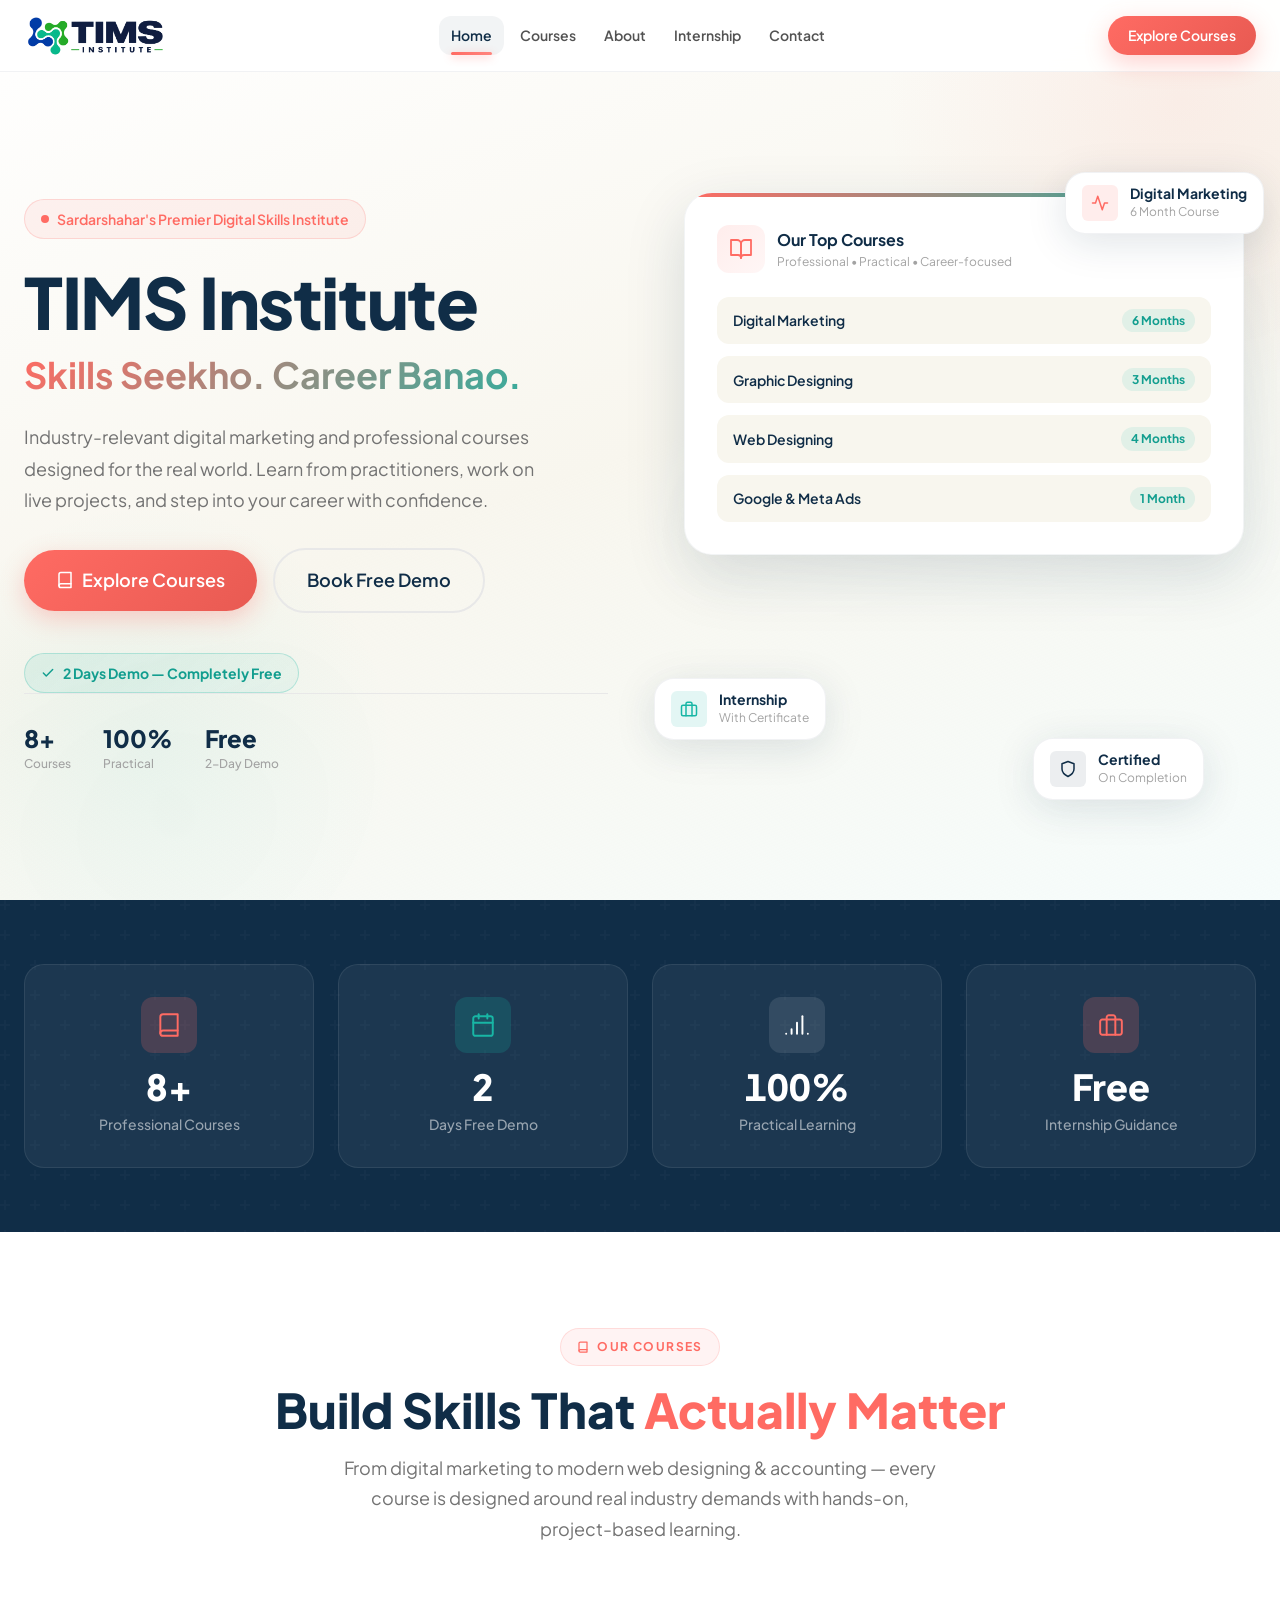
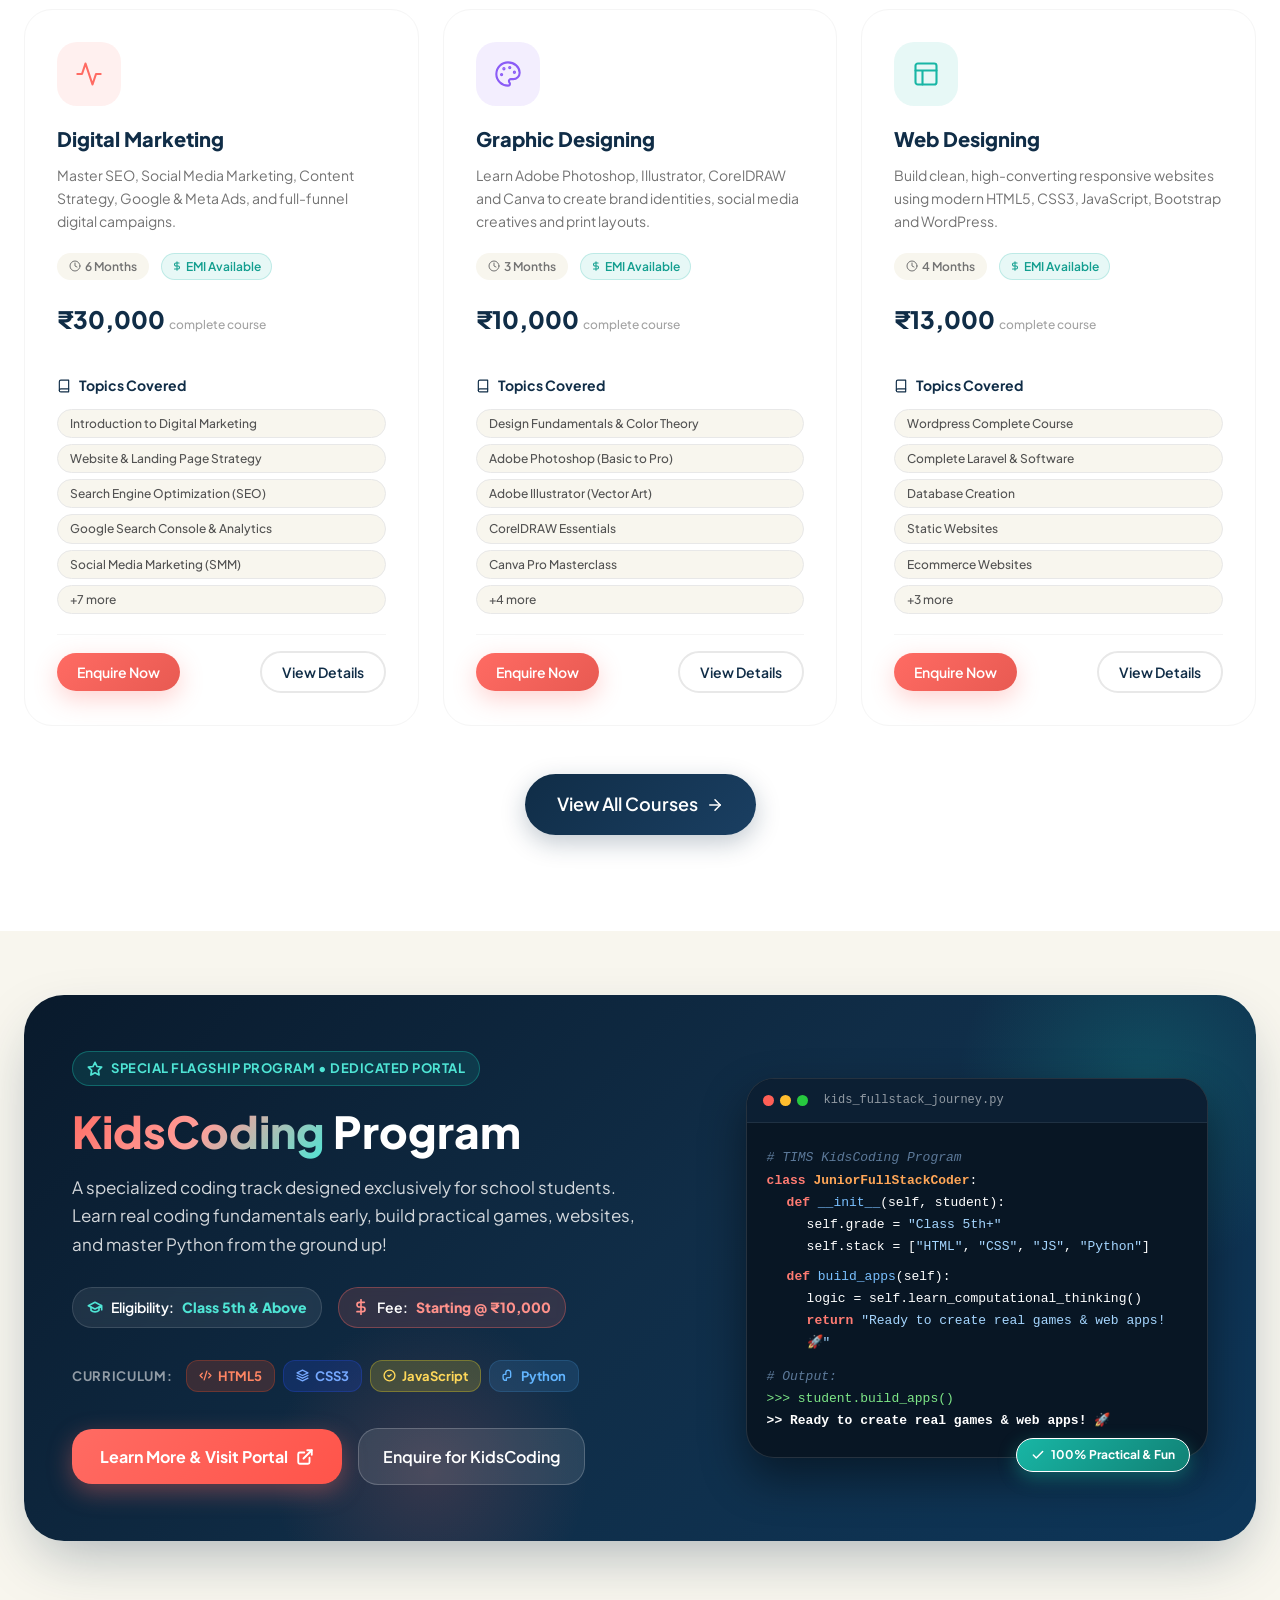
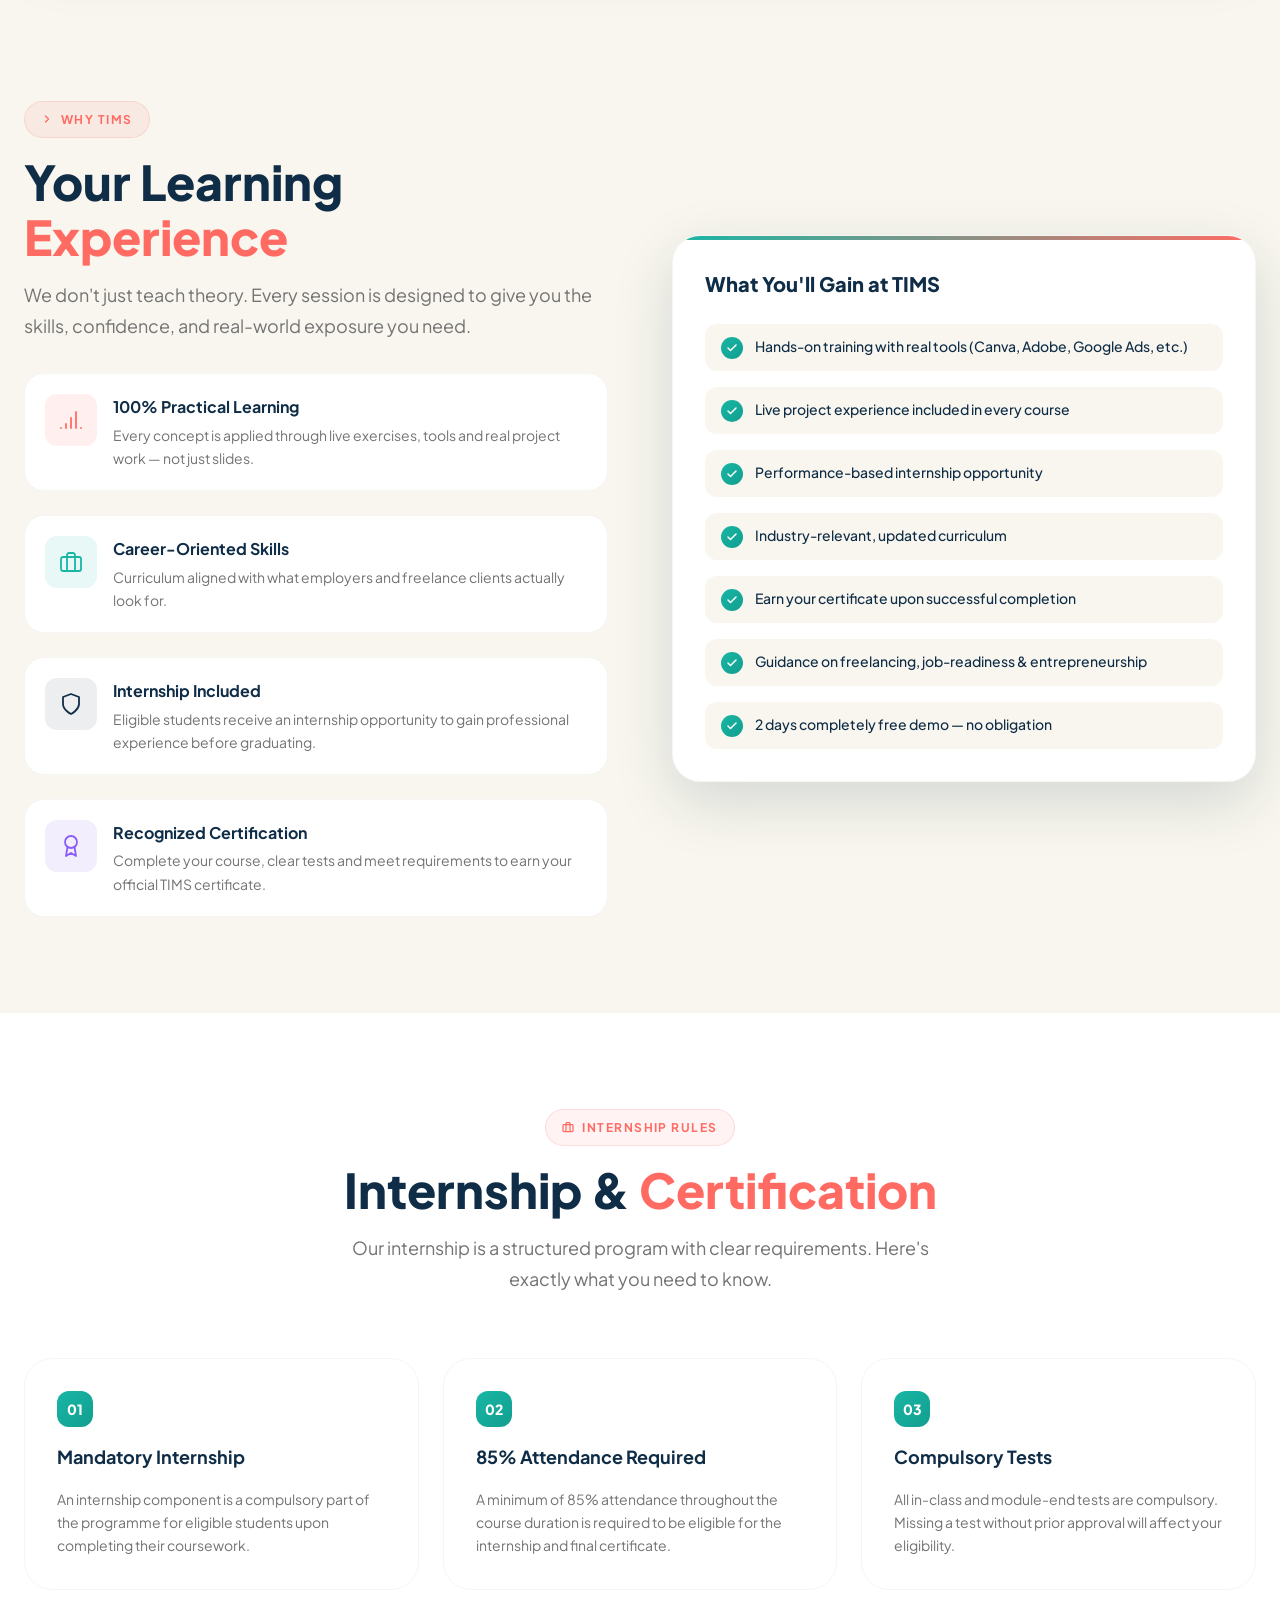
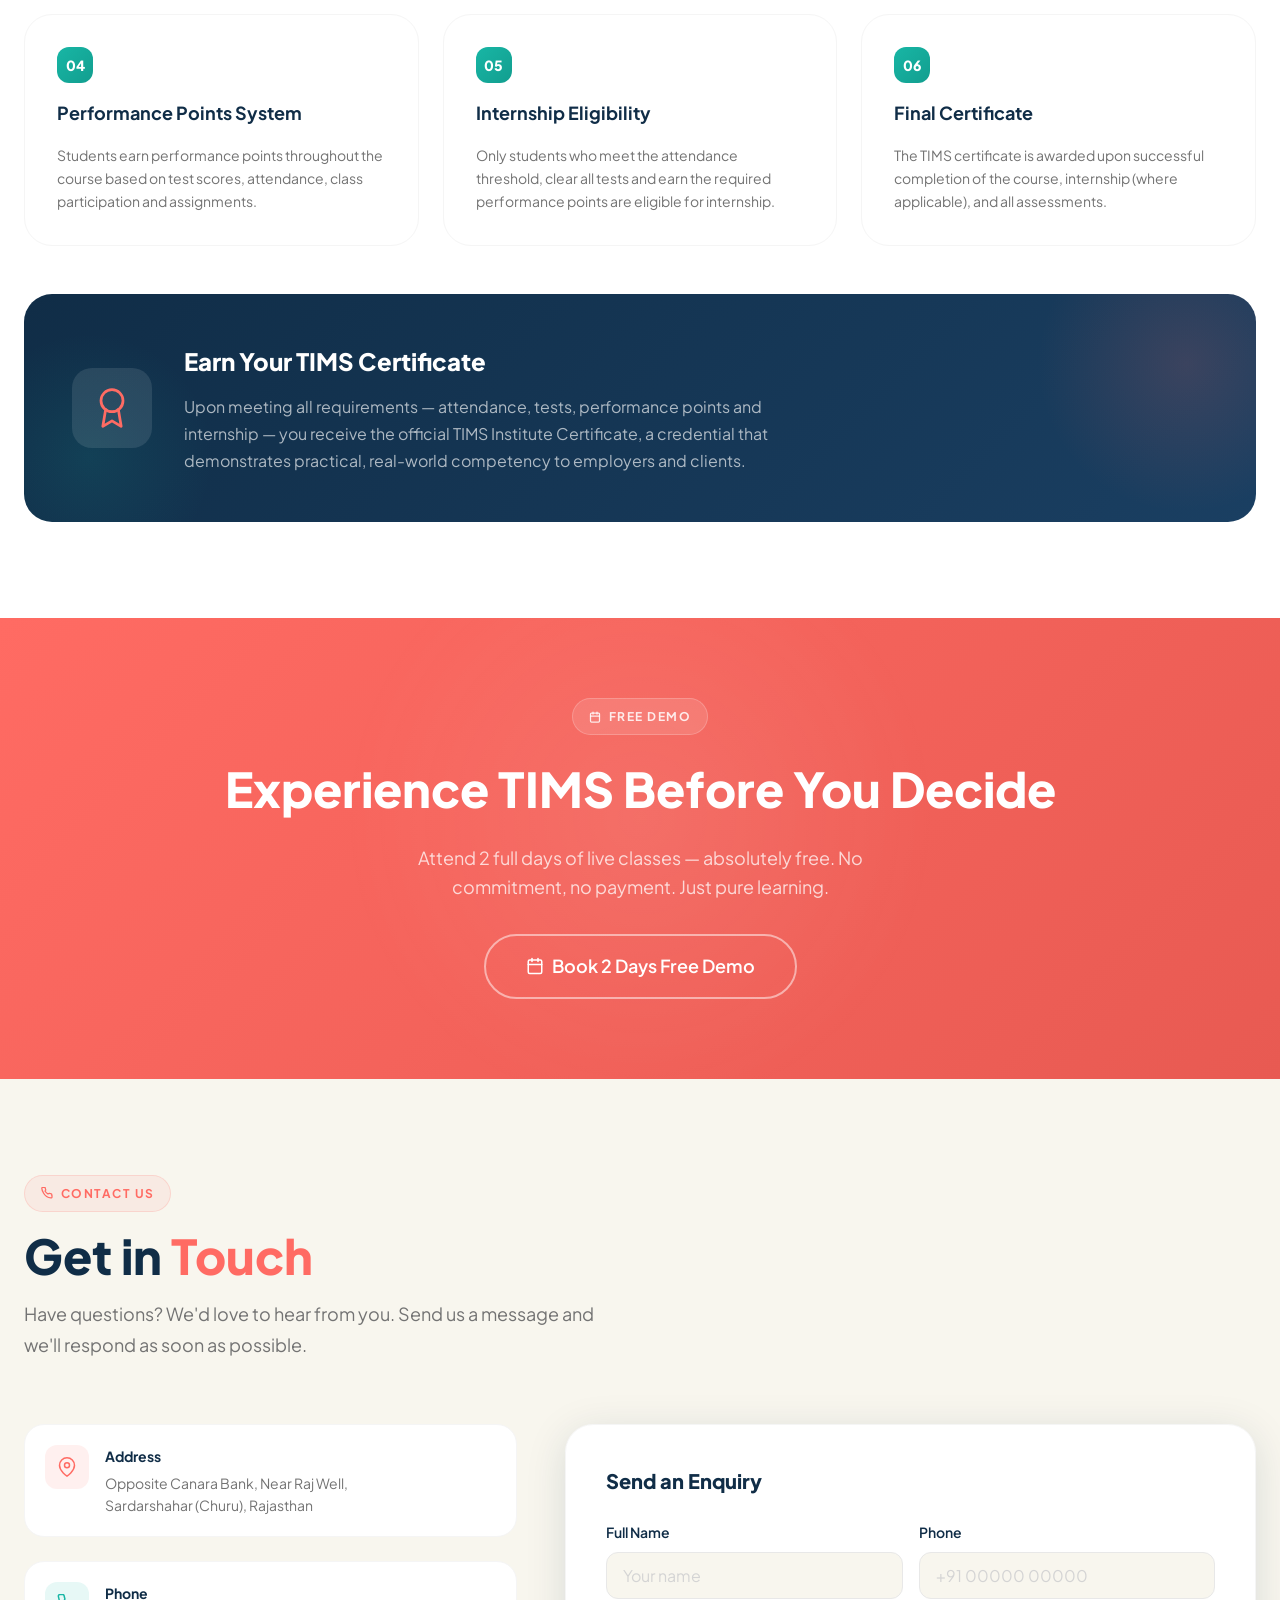
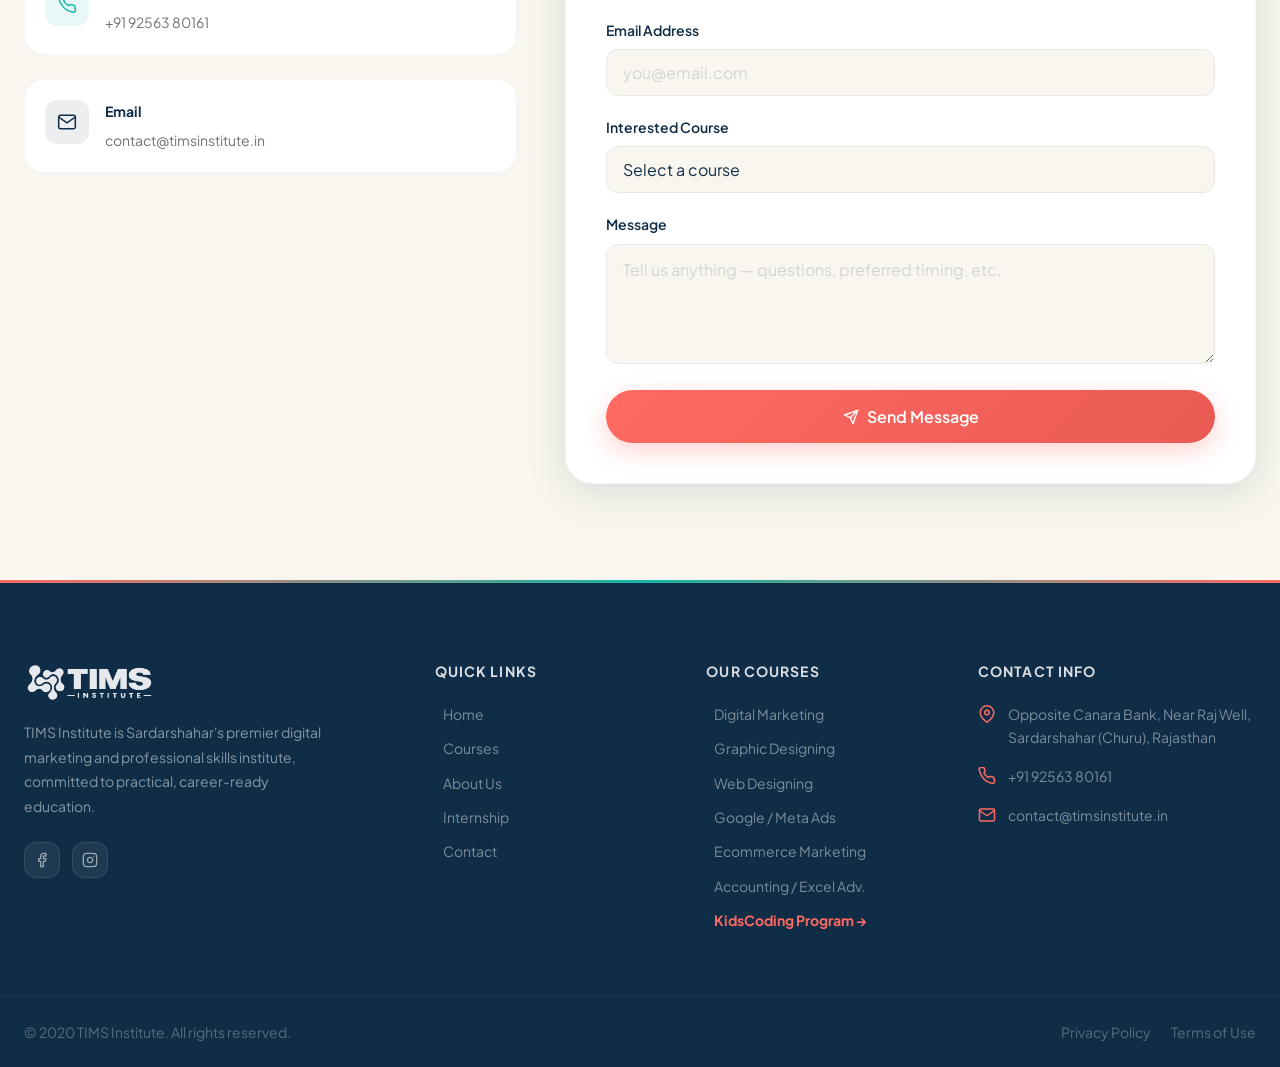
<file: index.html>
<!DOCTYPE html>
<html lang="en">

<head>
  <meta charset="UTF-8" />
  <meta name="viewport" content="width=device-width, initial-scale=1.0" />
  <title>TIMS Institute – Digital Marketing & Professional Skills | Sardarshahar</title>
  <meta name="description"
    content="TIMS Institute in Sardarshahar offers premium courses in Digital Marketing, Graphic Designing, Website Designing, Tally, Spoken English and more. 2-Day Free Demo available." />
  <meta name="keywords"
    content="TIMS Institute, Digital Marketing Course Sardarshahar, Graphic Design, Website Designing, Tally Excel, Spoken English, Churu" />
  <meta property="og:title" content="TIMS Institute – Skills Seekho. Career Banao." />
  <meta property="og:description"
    content="Premium professional courses in Sardarshahar with practical training, internship & certification." />
  <meta property="og:type" content="website" />
  <link rel="icon" type="image/png" href="assets/images/icon.png" />
  <link rel="preload" href="assets/images/TimsLogo.png" as="image" />
  <link rel="preconnect" href="https://fonts.googleapis.com" />
  <link rel="preconnect" href="https://fonts.gstatic.com" crossorigin />
  <link rel="stylesheet" href="css/style.css" />
</head>

<body>

  <!-- ═══════════════════════ NAVBAR ═══════════════════════ -->
  <header id="navbar" class="navbar" role="banner">
    <div class="container navbar-inner">

      <a href="index.html" class="navbar-logo" aria-label="TIMS Institute Home">
        <img src="assets/images/TimsLogo.png" alt="TIMS Institute Logo" />
      </a>

      <nav class="navbar-nav" aria-label="Main navigation">
        <a href="index.html" class="nav-link active">Home</a>
        <a href="courses.html" class="nav-link">Courses</a>
        <a href="about.html" class="nav-link">About</a>
        <a href="internship.html" class="nav-link">Internship</a>
        <a href="contact.html" class="nav-link">Contact</a>
        <span class="nav-indicator" aria-hidden="true"></span>
      </nav>

      <div class="navbar-cta">
        <a href="courses.html" class="btn btn-primary btn-sm">Explore Courses</a>
      </div>

      <button id="hamburger" class="hamburger" aria-label="Toggle menu" aria-expanded="false">
        <span></span><span></span><span></span>
      </button>
    </div>
  </header>

  <!-- Mobile Menu -->
  <nav id="mobile-menu" class="mobile-menu" aria-label="Mobile navigation">
    <a href="index.html" class="mobile-nav-link">Home</a>
    <a href="courses.html" class="mobile-nav-link">Courses</a>
    <a href="about.html" class="mobile-nav-link">About</a>
    <a href="internship.html" class="mobile-nav-link">Internship</a>
    <a href="contact.html" class="mobile-nav-link">Contact</a>
    <div class="mobile-menu-cta">
      <a href="contact.html" class="btn btn-primary">Explore Courses</a>
      <a href="contact.html#demo" class="btn btn-secondary">Book Free Demo</a>
    </div>
  </nav>

  <!-- ═══════════════════════ MAIN CONTENT ════════════════════ -->
  <main id="page-content" class="page-content">

    <!-- ═══════════════════════ HERO ═══════════════════════════ -->
    <section class="hero" id="home" aria-label="Hero section">
      <div class="container">
        <div class="hero-grid">

          <!-- Content -->
          <div class="hero-content">
            <div class="hero-badge hero-reveal">
              <span class="hero-badge-dot"></span>
              Sardarshahar's Premier Digital Skills Institute
            </div>

            <h1 class="hero-title hero-reveal hero-reveal-delay-1">
              TIMS Institute
            </h1>

            <p class="hero-tagline hero-reveal hero-reveal-delay-2">
              Skills Seekho. Career Banao.
            </p>

            <p class="hero-description hero-reveal hero-reveal-delay-3">
              Industry-relevant digital marketing and professional courses designed for the real world. Learn from
              practitioners, work on live projects, and step into your career with confidence.
            </p>

            <div class="hero-actions hero-reveal hero-reveal-delay-4">
              <a href="courses.html" class="btn btn-primary btn-lg">
                <svg xmlns="http://www.w3.org/2000/svg" width="18" height="18" viewBox="0 0 24 24" fill="none"
                  stroke="currentColor" stroke-width="2" stroke-linecap="round" stroke-linejoin="round">
                  <path d="M4 19.5A2.5 2.5 0 0 1 6.5 17H20" />
                  <path d="M6.5 2H20v20H6.5A2.5 2.5 0 0 1 4 19.5v-15A2.5 2.5 0 0 1 6.5 2z" />
                </svg>
                Explore Courses
              </a>
              <a href="contact.html#demo" class="btn btn-secondary btn-lg">Book Free Demo</a>
            </div>

            <div class="hero-reveal hero-reveal-delay-5">
              <div class="hero-demo-badge">
                <svg xmlns="http://www.w3.org/2000/svg" width="14" height="14" viewBox="0 0 24 24" fill="none"
                  stroke="currentColor" stroke-width="2.5" stroke-linecap="round" stroke-linejoin="round">
                  <polyline points="20 6 9 17 4 12" />
                </svg>
                2 Days Demo — Completely Free
              </div>
            </div>

            <div class="hero-stats hero-reveal hero-reveal-delay-6">
              <div class="hero-stat">
                <div class="hero-stat-value">8+</div>
                <div class="hero-stat-label">Courses</div>
              </div>
              <div class="hero-stat">
                <div class="hero-stat-value">100%</div>
                <div class="hero-stat-label">Practical</div>
              </div>
              <div class="hero-stat">
                <div class="hero-stat-value">Free</div>
                <div class="hero-stat-label">2-Day Demo</div>
              </div>
            </div>
          </div>

          <!-- Visual -->
          <div class="hero-visual hero-reveal hero-reveal-delay-2" aria-hidden="true">
            <div class="hero-canvas">

              <!-- Floating card 1 -->
              <div class="float-card float-card-1">
                <div class="float-icon float-icon-coral">
                  <svg xmlns="http://www.w3.org/2000/svg" width="18" height="18" viewBox="0 0 24 24" fill="none"
                    stroke="currentColor" stroke-width="2" stroke-linecap="round" stroke-linejoin="round">
                    <polyline points="22 12 18 12 15 21 9 3 6 12 2 12" />
                  </svg>
                </div>
                <div>
                  <div class="float-text-primary">Digital Marketing</div>
                  <div class="float-text-secondary">6 Month Course</div>
                </div>
              </div>

              <!-- Main card -->
              <div class="hero-main-card">
                <div class="hero-card-header">
                  <div class="hero-card-icon">
                    <svg xmlns="http://www.w3.org/2000/svg" width="24" height="24" viewBox="0 0 24 24" fill="none"
                      stroke="currentColor" stroke-width="1.8" stroke-linecap="round" stroke-linejoin="round">
                      <path d="M2 3h6a4 4 0 0 1 4 4v14a3 3 0 0 0-3-3H2z" />
                      <path d="M22 3h-6a4 4 0 0 0-4 4v14a3 3 0 0 1 3-3h7z" />
                    </svg>
                  </div>
                  <div>
                    <div class="hero-card-title">Our Top Courses</div>
                    <div class="hero-card-sub">Professional • Practical • Career-focused</div>
                  </div>
                </div>
                <div class="hero-course-list">
                  <div class="hero-course-item">
                    <span class="hero-course-name">Digital Marketing</span>
                    <span class="hero-course-badge">6 Months</span>
                  </div>
                  <div class="hero-course-item">
                    <span class="hero-course-name">Graphic Designing</span>
                    <span class="hero-course-badge">3 Months</span>
                  </div>
                  <div class="hero-course-item">
                    <span class="hero-course-name">Web Designing</span>
                    <span class="hero-course-badge">4 Months</span>
                  </div>
                  <div class="hero-course-item">
                    <span class="hero-course-name">Google &amp; Meta Ads</span>
                    <span class="hero-course-badge">1 Month</span>
                  </div>
                </div>
              </div>

              <!-- Floating card 2 -->
              <div class="float-card float-card-2">
                <div class="float-icon float-icon-teal">
                  <svg xmlns="http://www.w3.org/2000/svg" width="18" height="18" viewBox="0 0 24 24" fill="none"
                    stroke="currentColor" stroke-width="2" stroke-linecap="round" stroke-linejoin="round">
                    <rect x="2" y="7" width="20" height="14" rx="2" />
                    <path d="M16 21V5a2 2 0 0 0-2-2h-4a2 2 0 0 0-2 2v16" />
                  </svg>
                </div>
                <div>
                  <div class="float-text-primary">Internship</div>
                  <div class="float-text-secondary">With Certificate</div>
                </div>
              </div>

              <!-- Floating card 3 -->
              <div class="float-card float-card-3">
                <div class="float-icon float-icon-navy">
                  <svg xmlns="http://www.w3.org/2000/svg" width="18" height="18" viewBox="0 0 24 24" fill="none"
                    stroke="currentColor" stroke-width="2" stroke-linecap="round" stroke-linejoin="round">
                    <path d="M12 22s8-4 8-10V5l-8-3-8 3v7c0 6 8 10 8 10z" />
                  </svg>
                </div>
                <div>
                  <div class="float-text-primary">Certified</div>
                  <div class="float-text-secondary">On Completion</div>
                </div>
              </div>

            </div>
          </div>
        </div>
      </div>
    </section>

    <!-- ═════════════════════ STATS SECTION ════════════════════ -->
    <section class="stats-section" aria-label="Key statistics">
      <div class="container">
        <div class="stats-grid">

          <div class="stat-card reveal">
            <div class="stat-icon stat-icon-coral">
              <svg xmlns="http://www.w3.org/2000/svg" width="26" height="26" viewBox="0 0 24 24" fill="none"
                stroke="currentColor" stroke-width="1.8" stroke-linecap="round" stroke-linejoin="round">
                <path d="M4 19.5A2.5 2.5 0 0 1 6.5 17H20" />
                <path d="M6.5 2H20v20H6.5A2.5 2.5 0 0 1 4 19.5v-15A2.5 2.5 0 0 1 6.5 2z" />
              </svg>
            </div>
            <div class="stat-value" data-count="8" data-suffix="+">0+</div>
            <div class="stat-label">Professional Courses</div>
          </div>

          <div class="stat-card reveal stagger-2">
            <div class="stat-icon stat-icon-teal">
              <svg xmlns="http://www.w3.org/2000/svg" width="26" height="26" viewBox="0 0 24 24" fill="none"
                stroke="currentColor" stroke-width="1.8" stroke-linecap="round" stroke-linejoin="round">
                <rect x="3" y="4" width="18" height="18" rx="2" ry="2" />
                <line x1="16" y1="2" x2="16" y2="6" />
                <line x1="8" y1="2" x2="8" y2="6" />
                <line x1="3" y1="10" x2="21" y2="10" />
              </svg>
            </div>
            <div class="stat-value" data-count="2">0</div>
            <div class="stat-label">Days Free Demo</div>
          </div>

          <div class="stat-card reveal stagger-3">
            <div class="stat-icon stat-icon-white">
              <svg xmlns="http://www.w3.org/2000/svg" width="26" height="26" viewBox="0 0 24 24" fill="none"
                stroke="currentColor" stroke-width="1.8" stroke-linecap="round" stroke-linejoin="round">
                <path d="M2 20h.01M7 20v-4" />
                <path d="M12 20V10" />
                <path d="M17 20V4" />
                <path d="M22 20h.01" />
              </svg>
            </div>
            <div class="stat-value">100%</div>
            <div class="stat-label">Practical Learning</div>
          </div>

          <div class="stat-card reveal stagger-4">
            <div class="stat-icon stat-icon-coral">
              <svg xmlns="http://www.w3.org/2000/svg" width="26" height="26" viewBox="0 0 24 24" fill="none"
                stroke="currentColor" stroke-width="1.8" stroke-linecap="round" stroke-linejoin="round">
                <rect x="2" y="7" width="20" height="14" rx="2" />
                <path d="M16 21V5a2 2 0 0 0-2-2h-4a2 2 0 0 0-2 2v16" />
              </svg>
            </div>
            <div class="stat-value">Free</div>
            <div class="stat-label">Internship Guidance</div>
          </div>

        </div>
      </div>
    </section>

    <!-- ══════════════════════ COURSES ══════════════════════════ -->
    <section class="courses-section section" id="courses" aria-label="Our courses">
      <div class="container">
        <div class="section-header text-center reveal">
          <div class="section-label">
            <svg xmlns="http://www.w3.org/2000/svg" width="12" height="12" viewBox="0 0 24 24" fill="none"
              stroke="currentColor" stroke-width="2.5" stroke-linecap="round" stroke-linejoin="round">
              <path d="M4 19.5A2.5 2.5 0 0 1 6.5 17H20" />
              <path d="M6.5 2H20v20H6.5A2.5 2.5 0 0 1 4 19.5v-15A2.5 2.5 0 0 1 6.5 2z" />
            </svg>
            Our Courses
          </div>
          <h2 class="section-title">Build Skills That <span>Actually Matter</span></h2>
          <p class="section-subtitle centered">
            From digital marketing to modern web designing &amp; accounting — every course is designed around real
            industry demands with hands-on,
            project-based learning.
          </p>
        </div>

        <!-- Cards rendered by JS -->
        <div id="courses-grid-home" class="courses-grid"></div>

        <div class="text-center" style="margin-top:3rem;">
          <a href="courses.html" class="btn btn-navy btn-lg reveal">
            View All Courses
            <svg xmlns="http://www.w3.org/2000/svg" width="18" height="18" viewBox="0 0 24 24" fill="none"
              stroke="currentColor" stroke-width="2" stroke-linecap="round" stroke-linejoin="round">
              <path d="M5 12h14" />
              <path d="m12 5 7 7-7 7" />
            </svg>
          </a>
        </div>
      </div>
    </section>

    <!-- ═══════════════════ KIDSCODING SPECIAL PROGRAM ═══════════════════ -->
    <section class="kidscoding-section" id="kidscoding" aria-label="KidsCoding Program">
      <div class="container">
        <div class="kidscoding-card reveal">
          <div class="kidscoding-grid">

            <!-- Left Column: Details -->
            <div class="kidscoding-content">
              <div class="kidscoding-badge-top">
                <svg xmlns="http://www.w3.org/2000/svg" width="16" height="16" viewBox="0 0 24 24" fill="none"
                  stroke="currentColor" stroke-width="2.5" stroke-linecap="round" stroke-linejoin="round">
                  <polygon
                    points="12 2 15.09 8.26 22 9.27 17 14.14 18.18 21.02 12 17.77 5.82 21.02 7 14.14 2 9.27 8.91 8.26 12 2" />
                </svg>
                Special Flagship Program • Dedicated Portal
              </div>

              <h2 class="kidscoding-title">
                <span>KidsCoding</span> Program
              </h2>

              <p class="kidscoding-subtitle">
                A specialized coding track designed exclusively for school students. Learn real coding fundamentals
                early, build practical games, websites, and master Python from the ground up!
              </p>

              <div class="kidscoding-features-row">
                <div class="kidscoding-pill">
                  <svg xmlns="http://www.w3.org/2000/svg" width="16" height="16" viewBox="0 0 24 24" fill="none"
                    stroke="#4fe5d5" stroke-width="2.5" stroke-linecap="round" stroke-linejoin="round">
                    <path d="M22 10v6M2 10l10-5 10 5-10 5z" />
                    <path d="M6 12v5c3 3 9 3 12 0v-5" />
                  </svg>
                  Eligibility: <span class="kidscoding-pill-value">Class 5th &amp; Above</span>
                </div>

                <div class="kidscoding-pill kidscoding-pill-fee">
                  <svg xmlns="http://www.w3.org/2000/svg" width="16" height="16" viewBox="0 0 24 24" fill="none"
                    stroke="#ff918b" stroke-width="2.5" stroke-linecap="round" stroke-linejoin="round">
                    <line x1="12" y1="1" x2="12" y2="23" />
                    <path d="M17 5H9.5a3.5 3.5 0 0 0 0 7h5a3.5 3.5 0 0 1 0 7H6" />
                  </svg>
                  Fee: <span class="kidscoding-pill-value">Starting @ ₹10,000</span>
                </div>
              </div>

              <div class="kidscoding-tech-chips">
                <span class="kidscoding-tech-label">Curriculum:</span>
                <span class="tech-tag tech-tag-html">
                  <svg xmlns="http://www.w3.org/2000/svg" width="13" height="13" viewBox="0 0 24 24" fill="none"
                    stroke="currentColor" stroke-width="2.5" stroke-linecap="round" stroke-linejoin="round">
                    <path d="m18 16 4-4-4-4" />
                    <path d="m6 8-4 4 4 4" />
                    <path d="m14.5 4-5 16" />
                  </svg>
                  HTML5
                </span>
                <span class="tech-tag tech-tag-css">
                  <svg xmlns="http://www.w3.org/2000/svg" width="13" height="13" viewBox="0 0 24 24" fill="none"
                    stroke="currentColor" stroke-width="2.5" stroke-linecap="round" stroke-linejoin="round">
                    <path d="M12 2 2 7l10 5 10-5-10-5Z" />
                    <path d="m2 17 10 5 10-5" />
                    <path d="m2 12 10 5 10-5" />
                  </svg>
                  CSS3
                </span>
                <span class="tech-tag tech-tag-js">
                  <svg xmlns="http://www.w3.org/2000/svg" width="13" height="13" viewBox="0 0 24 24" fill="none"
                    stroke="currentColor" stroke-width="2.5" stroke-linecap="round" stroke-linejoin="round">
                    <circle cx="12" cy="12" r="10" />
                    <path d="m9 12 2 2 4-4" />
                  </svg>
                  JavaScript
                </span>
                <span class="tech-tag tech-tag-python">
                  <svg xmlns="http://www.w3.org/2000/svg" width="13" height="13" viewBox="0 0 24 24" fill="none"
                    stroke="currentColor" stroke-width="2.5" stroke-linecap="round" stroke-linejoin="round">
                    <path
                      d="M12 2a5 5 0 0 0-5 5v3H4a2 2 0 0 0-2 2v4a5 5 0 0 0 5 5h1v-3a2 2 0 0 1 2-2h4a2 2 0 0 0 2-2V7a5 5 0 0 0-5-5z" />
                  </svg>
                  Python
                </span>
              </div>

              <div class="kidscoding-cta-group">
                <a href="https://kidscoding.timsinstitute.in" target="_blank" rel="noopener noreferrer"
                  class="btn-kidscoding">
                  <span>Learn More &amp; Visit Portal</span>
                  <svg xmlns="http://www.w3.org/2000/svg" width="18" height="18" viewBox="0 0 24 24" fill="none"
                    stroke="currentColor" stroke-width="2.5" stroke-linecap="round" stroke-linejoin="round">
                    <path d="M18 13v6a2 2 0 0 1-2 2H5a2 2 0 0 1-2-2V8a2 2 0 0 1 2-2h6" />
                    <polyline points="15 3 21 3 21 9" />
                    <line x1="10" y1="14" x2="21" y2="3" />
                  </svg>
                </a>
                <a href="contact.html?course=KidsCoding" class="btn-kidscoding-secondary">
                  Enquire for KidsCoding
                </a>
              </div>
            </div>

            <!-- Right Column: Interactive Code Terminal Window -->
            <div class="kidscoding-terminal-wrap">
              <div class="kidscoding-terminal">
                <div class="terminal-header">
                  <div class="terminal-dots">
                    <span class="terminal-dot dot-red"></span>
                    <span class="terminal-dot dot-yellow"></span>
                    <span class="terminal-dot dot-green"></span>
                  </div>
                  <span class="terminal-title">kids_fullstack_journey.py</span>
                </div>
                <div class="terminal-body">
                  <div class="code-comment"># TIMS KidsCoding Program</div>
                  <div><span class="code-keyword">class</span> <span class="code-class">JuniorFullStackCoder</span>:
                  </div>
                  <div style="padding-left:1.25rem;">
                    <div><span class="code-keyword">def</span> <span class="code-func">__init__</span>(self, student):
                    </div>
                    <div style="padding-left:1.25rem;">
                      <div>self.grade = <span class="code-string">"Class 5th+"</span></div>
                      <div>self.stack = [<span class="code-string">"HTML"</span>, <span
                          class="code-string">"CSS"</span>, <span class="code-string">"JS"</span>, <span
                          class="code-string">"Python"</span>]</div>
                    </div>
                  </div>
                  <div style="padding-left:1.25rem;margin-top:0.5rem;">
                    <div><span class="code-keyword">def</span> <span class="code-func">build_apps</span>(self):</div>
                    <div style="padding-left:1.25rem;">
                      <div>logic = self.learn_computational_thinking()</div>
                      <div><span class="code-keyword">return</span> <span class="code-string">"Ready to create real
                          games &amp; web apps! 🚀"</span></div>
                    </div>
                  </div>
                  <div style="margin-top:0.75rem;"><span class="code-comment"># Output:</span></div>
                  <div class="code-highlight">&gt;&gt;&gt; student.build_apps()</div>
                  <div style="color:#ffffff;font-weight:600;">&gt;&gt; Ready to create real games &amp; web apps! 🚀
                  </div>
                </div>
              </div>
              <div class="terminal-footer-badge">
                <svg xmlns="http://www.w3.org/2000/svg" width="14" height="14" viewBox="0 0 24 24" fill="none"
                  stroke="currentColor" stroke-width="2.5" stroke-linecap="round" stroke-linejoin="round">
                  <polyline points="20 6 9 17 4 12" />
                </svg>
                100% Practical &amp; Fun
              </div>
            </div>

          </div>
        </div>
      </div>
    </section>

    <!-- ═══════════════════════ WHY TIMS ════════════════════════ -->
    <section class="why-section section" id="why" aria-label="Why choose TIMS">
      <div class="container">
        <div class="why-grid">

          <!-- Left: Features -->
          <div>
            <div class="reveal">
              <div class="section-label">
                <svg xmlns="http://www.w3.org/2000/svg" width="12" height="12" viewBox="0 0 24 24" fill="none"
                  stroke="currentColor" stroke-width="2.5" stroke-linecap="round" stroke-linejoin="round">
                  <path d="m9 18 6-6-6-6" />
                </svg>
                Why TIMS
              </div>
              <h2 class="section-title">Your Learning <span>Experience</span></h2>
              <p class="section-subtitle" style="margin-bottom:2rem;">
                We don't just teach theory. Every session is designed to give you the skills, confidence, and real-world
                exposure you need.
              </p>
            </div>

            <div class="why-content">
              <div class="why-feature reveal stagger-1">
                <div class="why-icon icon-coral">
                  <svg xmlns="http://www.w3.org/2000/svg" width="24" height="24" viewBox="0 0 24 24" fill="none"
                    stroke="currentColor" stroke-width="1.8" stroke-linecap="round" stroke-linejoin="round">
                    <path d="M2 20h.01M7 20v-4" />
                    <path d="M12 20V10" />
                    <path d="M17 20V4" />
                    <path d="M22 20h.01" />
                  </svg>
                </div>
                <div class="why-text">
                  <h3>100% Practical Learning</h3>
                  <p>Every concept is applied through live exercises, tools and real project work — not just slides.</p>
                </div>
              </div>

              <div class="why-feature reveal stagger-2">
                <div class="why-icon icon-teal">
                  <svg xmlns="http://www.w3.org/2000/svg" width="24" height="24" viewBox="0 0 24 24" fill="none"
                    stroke="currentColor" stroke-width="1.8" stroke-linecap="round" stroke-linejoin="round">
                    <rect x="2" y="7" width="20" height="14" rx="2" />
                    <path d="M16 21V5a2 2 0 0 0-2-2h-4a2 2 0 0 0-2 2v16" />
                  </svg>
                </div>
                <div class="why-text">
                  <h3>Career-Oriented Skills</h3>
                  <p>Curriculum aligned with what employers and freelance clients actually look for.</p>
                </div>
              </div>

              <div class="why-feature reveal stagger-3">
                <div class="why-icon icon-navy">
                  <svg xmlns="http://www.w3.org/2000/svg" width="24" height="24" viewBox="0 0 24 24" fill="none"
                    stroke="currentColor" stroke-width="1.8" stroke-linecap="round" stroke-linejoin="round">
                    <path d="M12 22s8-4 8-10V5l-8-3-8 3v7c0 6 8 10 8 10z" />
                  </svg>
                </div>
                <div class="why-text">
                  <h3>Internship Included</h3>
                  <p>Eligible students receive an internship opportunity to gain professional experience before
                    graduating.</p>
                </div>
              </div>

              <div class="why-feature reveal stagger-4">
                <div class="why-icon icon-purple">
                  <svg xmlns="http://www.w3.org/2000/svg" width="24" height="24" viewBox="0 0 24 24" fill="none"
                    stroke="currentColor" stroke-width="1.8" stroke-linecap="round" stroke-linejoin="round">
                    <circle cx="12" cy="8" r="6" />
                    <path d="M15.477 12.89 17 22l-5-3-5 3 1.523-9.11" />
                  </svg>
                </div>
                <div class="why-text">
                  <h3>Recognized Certification</h3>
                  <p>Complete your course, clear tests and meet requirements to earn your official TIMS certificate.</p>
                </div>
              </div>
            </div>
          </div>

          <!-- Right: Visual checklist card -->
          <div class="why-visual reveal-right">
            <div class="why-card-main">
              <h3 style="font-size:1.25rem;font-weight:800;color:var(--navy);margin-bottom:1.5rem;">What You'll Gain at
                TIMS</h3>
              <div class="why-checklist">
                <div class="why-check-item">
                  <div class="check-icon">
                    <svg xmlns="http://www.w3.org/2000/svg" viewBox="0 0 24 24" fill="none" stroke="currentColor"
                      stroke-width="3" stroke-linecap="round" stroke-linejoin="round">
                      <polyline points="20 6 9 17 4 12" />
                    </svg>
                  </div>
                  <span class="check-text">Hands-on training with real tools (Canva, Adobe, Google Ads, etc.)</span>
                </div>
                <div class="why-check-item">
                  <div class="check-icon">
                    <svg xmlns="http://www.w3.org/2000/svg" viewBox="0 0 24 24" fill="none" stroke="currentColor"
                      stroke-width="3" stroke-linecap="round" stroke-linejoin="round">
                      <polyline points="20 6 9 17 4 12" />
                    </svg>
                  </div>
                  <span class="check-text">Live project experience included in every course</span>
                </div>
                <div class="why-check-item">
                  <div class="check-icon">
                    <svg xmlns="http://www.w3.org/2000/svg" viewBox="0 0 24 24" fill="none" stroke="currentColor"
                      stroke-width="3" stroke-linecap="round" stroke-linejoin="round">
                      <polyline points="20 6 9 17 4 12" />
                    </svg>
                  </div>
                  <span class="check-text">Performance-based internship opportunity</span>
                </div>
                <div class="why-check-item">
                  <div class="check-icon">
                    <svg xmlns="http://www.w3.org/2000/svg" viewBox="0 0 24 24" fill="none" stroke="currentColor"
                      stroke-width="3" stroke-linecap="round" stroke-linejoin="round">
                      <polyline points="20 6 9 17 4 12" />
                    </svg>
                  </div>
                  <span class="check-text">Industry-relevant, updated curriculum</span>
                </div>
                <div class="why-check-item">
                  <div class="check-icon">
                    <svg xmlns="http://www.w3.org/2000/svg" viewBox="0 0 24 24" fill="none" stroke="currentColor"
                      stroke-width="3" stroke-linecap="round" stroke-linejoin="round">
                      <polyline points="20 6 9 17 4 12" />
                    </svg>
                  </div>
                  <span class="check-text">Earn your certificate upon successful completion</span>
                </div>
                <div class="why-check-item">
                  <div class="check-icon">
                    <svg xmlns="http://www.w3.org/2000/svg" viewBox="0 0 24 24" fill="none" stroke="currentColor"
                      stroke-width="3" stroke-linecap="round" stroke-linejoin="round">
                      <polyline points="20 6 9 17 4 12" />
                    </svg>
                  </div>
                  <span class="check-text">Guidance on freelancing, job-readiness & entrepreneurship</span>
                </div>
                <div class="why-check-item">
                  <div class="check-icon">
                    <svg xmlns="http://www.w3.org/2000/svg" viewBox="0 0 24 24" fill="none" stroke="currentColor"
                      stroke-width="3" stroke-linecap="round" stroke-linejoin="round">
                      <polyline points="20 6 9 17 4 12" />
                    </svg>
                  </div>
                  <span class="check-text">2 days completely free demo — no obligation</span>
                </div>
              </div>
            </div>
          </div>
        </div>
      </div>
    </section>

    <!-- ══════════════════ INTERNSHIP & CERT ════════════════════ -->
    <section class="internship-section section" id="internship" aria-label="Internship and certification">
      <div class="container">
        <div class="section-header text-center reveal">
          <div class="section-label">
            <svg xmlns="http://www.w3.org/2000/svg" width="12" height="12" viewBox="0 0 24 24" fill="none"
              stroke="currentColor" stroke-width="2.5" stroke-linecap="round" stroke-linejoin="round">
              <rect x="2" y="7" width="20" height="14" rx="2" />
              <path d="M16 21V5a2 2 0 0 0-2-2h-4a2 2 0 0 0-2 2v16" />
            </svg>
            Internship Rules
          </div>
          <h2 class="section-title">Internship & <span>Certification</span></h2>
          <p class="section-subtitle centered">
            Our internship is a structured program with clear requirements. Here's exactly what you need to know.
          </p>
        </div>

        <div class="internship-grid">

          <div class="internship-rule-card reveal stagger-1">
            <div class="rule-number">01</div>
            <h3 class="rule-title">Mandatory Internship</h3>
            <p class="rule-desc">An internship component is a compulsory part of the programme for eligible students
              upon
              completing their coursework.</p>
          </div>

          <div class="internship-rule-card reveal stagger-2">
            <div class="rule-number">02</div>
            <h3 class="rule-title">85% Attendance Required</h3>
            <p class="rule-desc">A minimum of 85% attendance throughout the course duration is required to be eligible
              for
              the internship and final certificate.</p>
          </div>

          <div class="internship-rule-card reveal stagger-3">
            <div class="rule-number">03</div>
            <h3 class="rule-title">Compulsory Tests</h3>
            <p class="rule-desc">All in-class and module-end tests are compulsory. Missing a test without prior approval
              will affect your eligibility.</p>
          </div>

          <div class="internship-rule-card reveal stagger-4">
            <div class="rule-number">04</div>
            <h3 class="rule-title">Performance Points System</h3>
            <p class="rule-desc">Students earn performance points throughout the course based on test scores,
              attendance,
              class participation and assignments.</p>
          </div>

          <div class="internship-rule-card reveal stagger-5">
            <div class="rule-number">05</div>
            <h3 class="rule-title">Internship Eligibility</h3>
            <p class="rule-desc">Only students who meet the attendance threshold, clear all tests and earn the required
              performance points are eligible for internship.</p>
          </div>

          <div class="internship-rule-card reveal stagger-6">
            <div class="rule-number">06</div>
            <h3 class="rule-title">Final Certificate</h3>
            <p class="rule-desc">The TIMS certificate is awarded upon successful completion of the course, internship
              (where applicable), and all assessments.</p>
          </div>

        </div>

        <!-- Certificate Highlight -->
        <div class="cert-highlight reveal" style="margin-top:3rem;">
          <div class="cert-icon-big">
            <svg xmlns="http://www.w3.org/2000/svg" width="44" height="44" viewBox="0 0 24 24" fill="none"
              stroke="currentColor" stroke-width="1.5" stroke-linecap="round" stroke-linejoin="round">
              <circle cx="12" cy="8" r="6" />
              <path d="M15.477 12.89 17 22l-5-3-5 3 1.523-9.11" />
            </svg>
          </div>
          <div class="cert-text">
            <h3>Earn Your TIMS Certificate</h3>
            <p>Upon meeting all requirements — attendance, tests, performance points and internship — you receive the
              official TIMS Institute Certificate, a credential that demonstrates practical, real-world competency to
              employers and clients.</p>
          </div>
        </div>

      </div>
    </section>

    <!-- ══════════════════════ FREE DEMO CTA ═══════════════════ -->
    <section class="demo-cta" id="demo" aria-label="Book free demo">
      <div class="container text-center">
        <div class="section-label" style="justify-content:center;">
          <svg xmlns="http://www.w3.org/2000/svg" width="12" height="12" viewBox="0 0 24 24" fill="none"
            stroke="currentColor" stroke-width="2.5" stroke-linecap="round" stroke-linejoin="round">
            <rect x="3" y="4" width="18" height="18" rx="2" ry="2" />
            <line x1="16" y1="2" x2="16" y2="6" />
            <line x1="8" y1="2" x2="8" y2="6" />
            <line x1="3" y1="10" x2="21" y2="10" />
          </svg>
          Free Demo
        </div>
        <h2 class="demo-cta-title">Experience TIMS Before You Decide</h2>
        <p class="demo-cta-sub">Attend 2 full days of live classes — absolutely free. No commitment, no payment. Just
          pure
          learning.</p>
        <a href="contact.html#demo" class="btn btn-outline-white btn-lg">
          <svg xmlns="http://www.w3.org/2000/svg" width="18" height="18" viewBox="0 0 24 24" fill="none"
            stroke="currentColor" stroke-width="2" stroke-linecap="round" stroke-linejoin="round">
            <rect x="3" y="4" width="18" height="18" rx="2" ry="2" />
            <line x1="16" y1="2" x2="16" y2="6" />
            <line x1="8" y1="2" x2="8" y2="6" />
            <line x1="3" y1="10" x2="21" y2="10" />
          </svg>
          Book 2 Days Free Demo
        </a>
      </div>
    </section>

    <!-- ═══════════════════════ CONTACT ════════════════════════ -->
    <section class="contact-section section" id="contact" aria-label="Contact TIMS Institute">
      <div class="container">
        <div class="section-header reveal">
          <div class="section-label">
            <svg xmlns="http://www.w3.org/2000/svg" width="12" height="12" viewBox="0 0 24 24" fill="none"
              stroke="currentColor" stroke-width="2.5" stroke-linecap="round" stroke-linejoin="round">
              <path
                d="M22 16.92v3a2 2 0 0 1-2.18 2 19.79 19.79 0 0 1-8.63-3.07A19.5 19.5 0 0 1 4.69 11.4 19.79 19.79 0 0 1 1.61 2.75 2 2 0 0 1 3.6.57h3a2 2 0 0 1 2 1.72 12.84 12.84 0 0 0 .7 2.81 2 2 0 0 1-.45 2.11L7.91 8.1a16 16 0 0 0 6 6l.91-.91a2 2 0 0 1 2.11-.45 12.84 12.84 0 0 0 2.81.7A2 2 0 0 1 21.5 16v.92z" />
            </svg>
            Contact Us
          </div>
          <h2 class="section-title">Get in <span>Touch</span></h2>
          <p class="section-subtitle">Have questions? We'd love to hear from you. Send us a message and we'll respond as
            soon as possible.</p>
        </div>

        <div class="contact-grid">
          <!-- Contact Info -->
          <div class="contact-info">
            <div class="contact-detail reveal stagger-1">
              <div class="contact-detail-icon icon-coral">
                <svg xmlns="http://www.w3.org/2000/svg" width="20" height="20" viewBox="0 0 24 24" fill="none"
                  stroke="currentColor" stroke-width="1.8" stroke-linecap="round" stroke-linejoin="round">
                  <path d="M21 10c0 7-9 13-9 13s-9-6-9-13a9 9 0 0 1 18 0z" />
                  <circle cx="12" cy="10" r="3" />
                </svg>
              </div>
              <div class="contact-detail-text">
                <h4>Address</h4>
                <p>Opposite Canara Bank, Near Raj Well,<br>Sardarshahar (Churu), Rajasthan</p>
              </div>
            </div>

            <div class="contact-detail reveal stagger-2">
              <div class="contact-detail-icon icon-teal">
                <svg xmlns="http://www.w3.org/2000/svg" width="20" height="20" viewBox="0 0 24 24" fill="none"
                  stroke="currentColor" stroke-width="1.8" stroke-linecap="round" stroke-linejoin="round">
                  <path
                    d="M22 16.92v3a2 2 0 0 1-2.18 2 19.79 19.79 0 0 1-8.63-3.07A19.5 19.5 0 0 1 4.69 11.4 19.79 19.79 0 0 1 1.61 2.75 2 2 0 0 1 3.6.57h3a2 2 0 0 1 2 1.72 12.84 12.84 0 0 0 .7 2.81 2 2 0 0 1-.45 2.11L7.91 8.1a16 16 0 0 0 6 6l.91-.91a2 2 0 0 1 2.11-.45 12.84 12.84 0 0 0 2.81.7A2 2 0 0 1 21.5 16v.92z" />
                </svg>
              </div>
              <div class="contact-detail-text">
                <h4>Phone</h4>
                <a href="tel:+919256380161">+91 92563 80161</a>
              </div>
            </div>

            <div class="contact-detail reveal stagger-3">
              <div class="contact-detail-icon icon-navy">
                <svg xmlns="http://www.w3.org/2000/svg" width="20" height="20" viewBox="0 0 24 24" fill="none"
                  stroke="currentColor" stroke-width="1.8" stroke-linecap="round" stroke-linejoin="round">
                  <path d="M4 4h16c1.1 0 2 .9 2 2v12c0 1.1-.9 2-2 2H4c-1.1 0-2-.9-2-2V6c0-1.1.9-2 2-2z" />
                  <polyline points="22,6 12,13 2,6" />
                </svg>
              </div>
              <div class="contact-detail-text">
                <h4>Email</h4>
                <a href="mailto:contact@timsinstitute.in">contact@timsinstitute.in</a>
              </div>
            </div>
          </div>

          <!-- Enquiry Form -->
          <div class="contact-form-card reveal-right">
            <h3 style="font-size:1.25rem;font-weight:800;color:var(--navy);margin-bottom:1.5rem;">Send an Enquiry</h3>
            <form data-enquiry-form action="#" method="POST" novalidate>
              <div class="form-row">
                <div class="form-group">
                  <label class="form-label" for="name">Full Name</label>
                  <input id="name" name="name" type="text" class="form-input" placeholder="Your name" required />
                </div>
                <div class="form-group">
                  <label class="form-label" for="phone">Phone</label>
                  <input id="phone" name="phone" type="tel" class="form-input" placeholder="+91 00000 00000" required />
                </div>
              </div>
              <div class="form-group">
                <label class="form-label" for="email">Email Address</label>
                <input id="email" name="email" type="email" class="form-input" placeholder="you@email.com" />
              </div>
              <div class="form-group">
                <label class="form-label" for="course">Interested Course</label>
                <select id="course" name="course" class="form-select">
                  <option value="">Select a course</option>
                  <option>Digital Marketing</option>
                  <option>Graphic Designing</option>
                  <option>Web Designing</option>
                  <option>Google Ads / Meta Ads</option>
                  <option>Ecommerce Marketing</option>
                  <option>Accounting / Excel Adv.</option>
                  <option>RSCIT / Basic</option>
                  <option>Spoken English</option>
                  <option>KidsCoding (Full Stack for Kids)</option>
                </select>
              </div>
              <div class="form-group">
                <label class="form-label" for="message">Message</label>
                <textarea id="message" name="message" class="form-textarea"
                  placeholder="Tell us anything — questions, preferred timing, etc."></textarea>
              </div>
              <div class="form-submit-wrap">
                <button type="submit" class="btn btn-primary">
                  <svg xmlns="http://www.w3.org/2000/svg" width="16" height="16" viewBox="0 0 24 24" fill="none"
                    stroke="currentColor" stroke-width="2" stroke-linecap="round" stroke-linejoin="round">
                    <line x1="22" y1="2" x2="11" y2="13" />
                    <polygon points="22 2 15 22 11 13 2 9 22 2" />
                  </svg>
                  Send Message
                </button>
              </div>
            </form>
          </div>
        </div>
      </div>
    </section>
  </main>

  <!-- ═══════════════════════ FOOTER ════════════════════════ -->
  <footer class="footer" role="contentinfo">
    <div class="container">
      <div class="footer-grid">

        <!-- Brand -->
        <div class="footer-brand">
          <img src="assets/images/TimsLogo.png" alt="TIMS Institute" />
          <p class="footer-brand-desc">
            TIMS Institute is Sardarshahar's premier digital marketing and professional skills institute, committed to
            practical, career-ready education.
          </p>
          <div class="footer-social">
            <a href="https://www.facebook.com/timslearning" class="social-link" aria-label="Facebook" target="_blank"
              rel="noopener noreferrer">
              <svg xmlns="http://www.w3.org/2000/svg" width="16" height="16" viewBox="0 0 24 24" fill="none"
                stroke="currentColor" stroke-width="2" stroke-linecap="round" stroke-linejoin="round">
                <path d="M18 2h-3a5 5 0 0 0-5 5v3H7v4h3v8h4v-8h3l1-4h-4V7a1 1 0 0 1 1-1h3z" />
              </svg>
            </a>
            <a href="https://instagram.com/tims_institute" class="social-link" aria-label="Instagram" target="_blank"
              rel="noopener noreferrer">
              <svg xmlns="http://www.w3.org/2000/svg" width="16" height="16" viewBox="0 0 24 24" fill="none"
                stroke="currentColor" stroke-width="2" stroke-linecap="round" stroke-linejoin="round">
                <rect x="2" y="2" width="20" height="20" rx="5" ry="5" />
                <path d="M16 11.37A4 4 0 1 1 12.63 8 4 4 0 0 1 16 11.37z" />
                <line x1="17.5" y1="6.5" x2="17.51" y2="6.5" />
              </svg>
            </a>
          </div>
        </div>

        <!-- Navigation -->
        <div class="footer-col">
          <h4>Quick Links</h4>
          <ul class="footer-links">
            <li><a href="index.html" class="footer-link">Home</a></li>
            <li><a href="courses.html" class="footer-link">Courses</a></li>
            <li><a href="about.html" class="footer-link">About Us</a></li>
            <li><a href="internship.html" class="footer-link">Internship</a></li>
            <li><a href="contact.html" class="footer-link">Contact</a></li>
          </ul>
        </div>

        <!-- Courses -->
        <div class="footer-col">
          <h4>Our Courses</h4>
          <ul class="footer-links">
            <li><a href="courses.html#digital-marketing" class="footer-link">Digital Marketing</a></li>
            <li><a href="courses.html#graphic-designing" class="footer-link">Graphic Designing</a></li>
            <li><a href="courses.html#web-designing" class="footer-link">Web Designing</a></li>
            <li><a href="courses.html#google-meta-ads" class="footer-link">Google / Meta Ads</a></li>
            <li><a href="courses.html#ecommerce-marketing" class="footer-link">Ecommerce Marketing</a></li>
            <li><a href="courses.html#accounting-excel" class="footer-link">Accounting / Excel Adv.</a></li>
            <li><a href="https://kidscoding.timsinstitute.in" target="_blank" rel="noopener noreferrer"
                class="footer-link" style="color:var(--coral);font-weight:700;">KidsCoding Program &rarr;</a></li>
          </ul>
        </div>

        <!-- Contact -->
        <div class="footer-col">
          <h4>Contact Info</h4>
          <div class="footer-contact-item">
            <svg class="footer-contact-icon" xmlns="http://www.w3.org/2000/svg" viewBox="0 0 24 24" fill="none"
              stroke="currentColor" stroke-width="2" stroke-linecap="round" stroke-linejoin="round">
              <path d="M21 10c0 7-9 13-9 13s-9-6-9-13a9 9 0 0 1 18 0z" />
              <circle cx="12" cy="10" r="3" />
            </svg>
            <span class="footer-contact-text">Opposite Canara Bank, Near Raj Well, Sardarshahar (Churu), Rajasthan</span>
          </div>
          <div class="footer-contact-item">
            <svg class="footer-contact-icon" xmlns="http://www.w3.org/2000/svg" viewBox="0 0 24 24" fill="none"
              stroke="currentColor" stroke-width="2" stroke-linecap="round" stroke-linejoin="round">
              <path
                d="M22 16.92v3a2 2 0 0 1-2.18 2 19.79 19.79 0 0 1-8.63-3.07A19.5 19.5 0 0 1 4.69 11.4 19.79 19.79 0 0 1 1.61 2.75 2 2 0 0 1 3.6.57h3a2 2 0 0 1 2 1.72 12.84 12.84 0 0 0 .7 2.81 2 2 0 0 1-.45 2.11L7.91 8.1a16 16 0 0 0 6 6l.91-.91a2 2 0 0 1 2.11-.45 12.84 12.84 0 0 0 2.81.7A2 2 0 0 1 21.5 16v.92z" />
            </svg>
            <span class="footer-contact-text"><a href="tel:+919256380161">+91 92563 80161</a></span>
          </div>
          <div class="footer-contact-item">
            <svg class="footer-contact-icon" xmlns="http://www.w3.org/2000/svg" viewBox="0 0 24 24" fill="none"
              stroke="currentColor" stroke-width="2" stroke-linecap="round" stroke-linejoin="round">
              <path d="M4 4h16c1.1 0 2 .9 2 2v12c0 1.1-.9 2-2 2H4c-1.1 0-2-.9-2-2V6c0-1.1.9-2 2-2z" />
              <polyline points="22,6 12,13 2,6" />
            </svg>
            <span class="footer-contact-text"><a
                href="mailto:contact@timsinstitute.in">contact@timsinstitute.in</a></span>
          </div>
        </div>

      </div>
    </div>

    <div class="footer-bottom">
      <div class="container"
        style="display:flex;align-items:center;justify-content:space-between;flex-wrap:wrap;gap:1rem;">
        <p class="footer-copyright">
          &copy; <span id="year">2020</span> TIMS Institute. All rights reserved.
        </p>
        <div class="footer-bottom-links">
          <a href="#" class="footer-bottom-link">Privacy Policy</a>
          <a href="#" class="footer-bottom-link">Terms of Use</a>
        </div>
      </div>
    </div>
  </footer>

  <!-- ═══════════════ BACK TO TOP ════════════════════════ -->
  <button id="back-to-top" class="back-to-top" aria-label="Back to top">
    <svg xmlns="http://www.w3.org/2000/svg" width="20" height="20" viewBox="0 0 24 24" fill="none" stroke="currentColor"
      stroke-width="2.5" stroke-linecap="round" stroke-linejoin="round">
      <path d="M18 15l-6-6-6 6" />
    </svg>
  </button>

  <script src="js/courses.js"></script>
  <script src="js/main.js"></script>
</body>

</html>
</file>
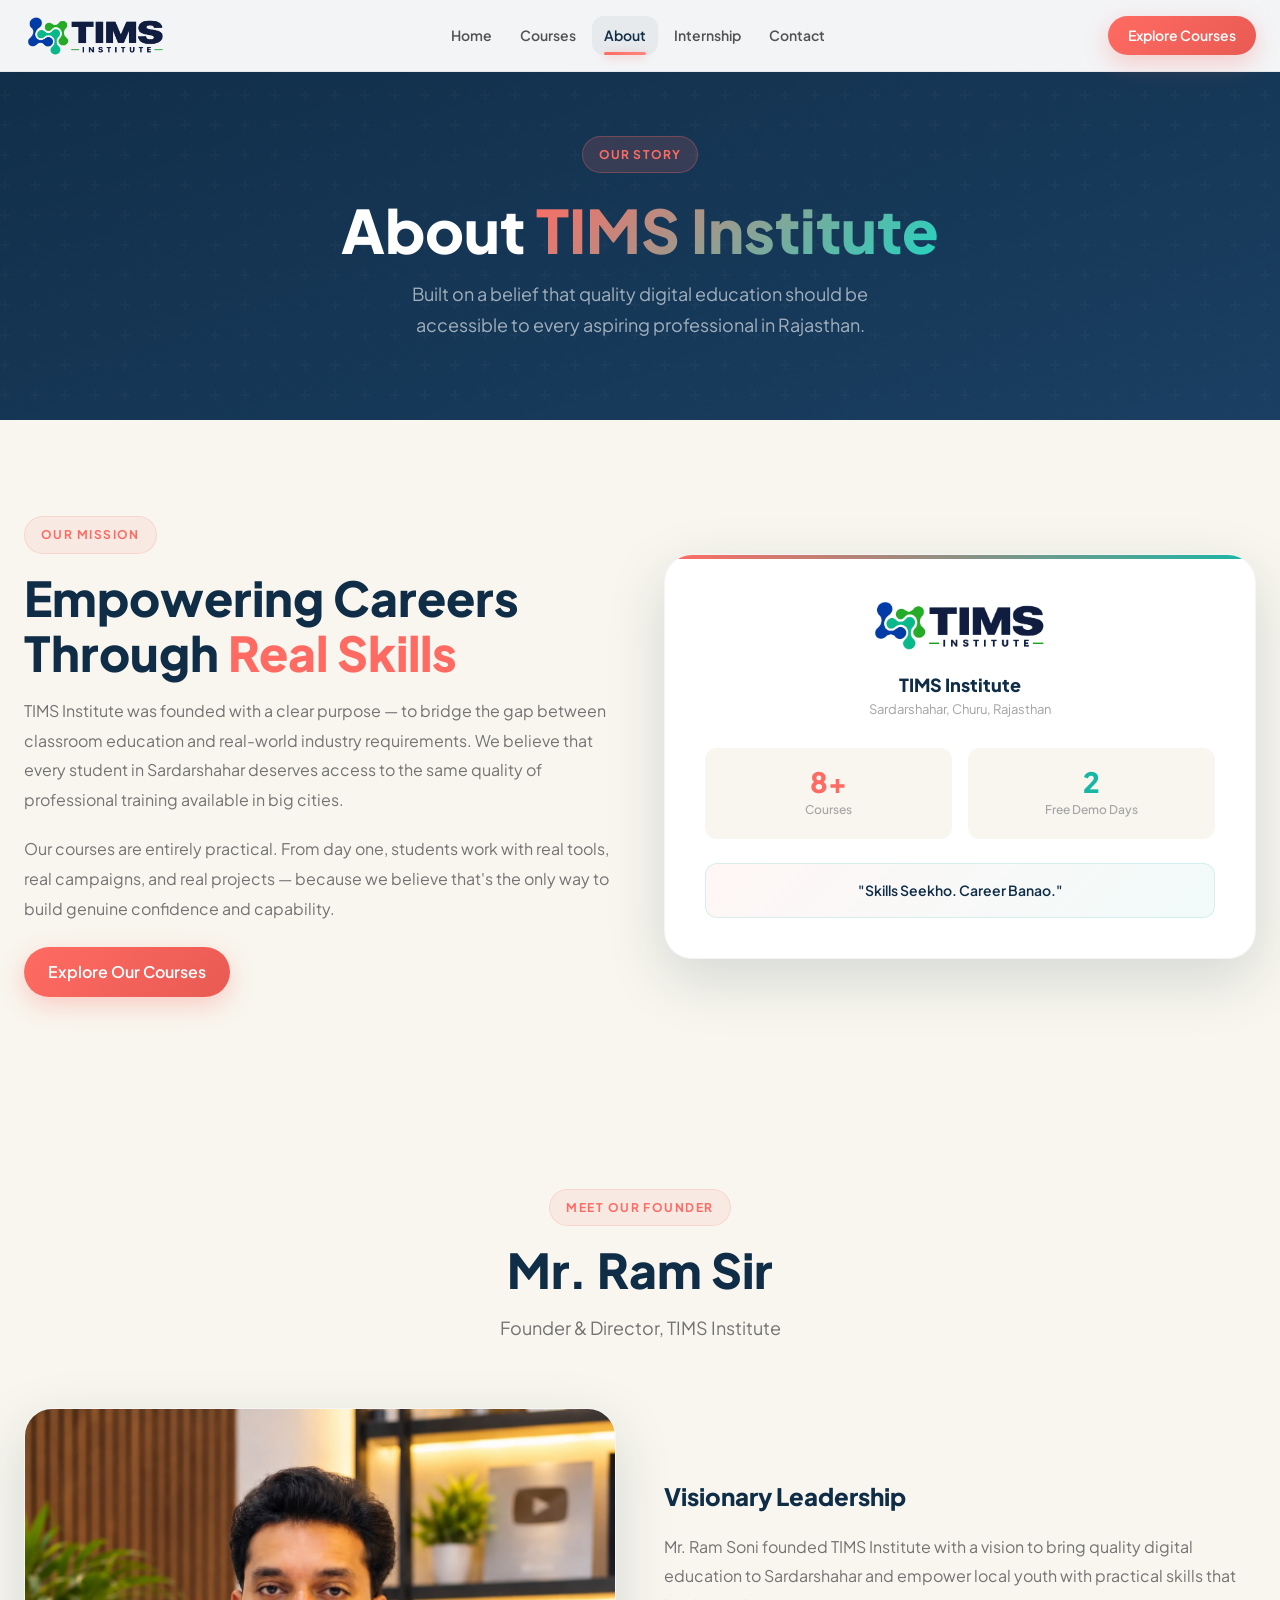
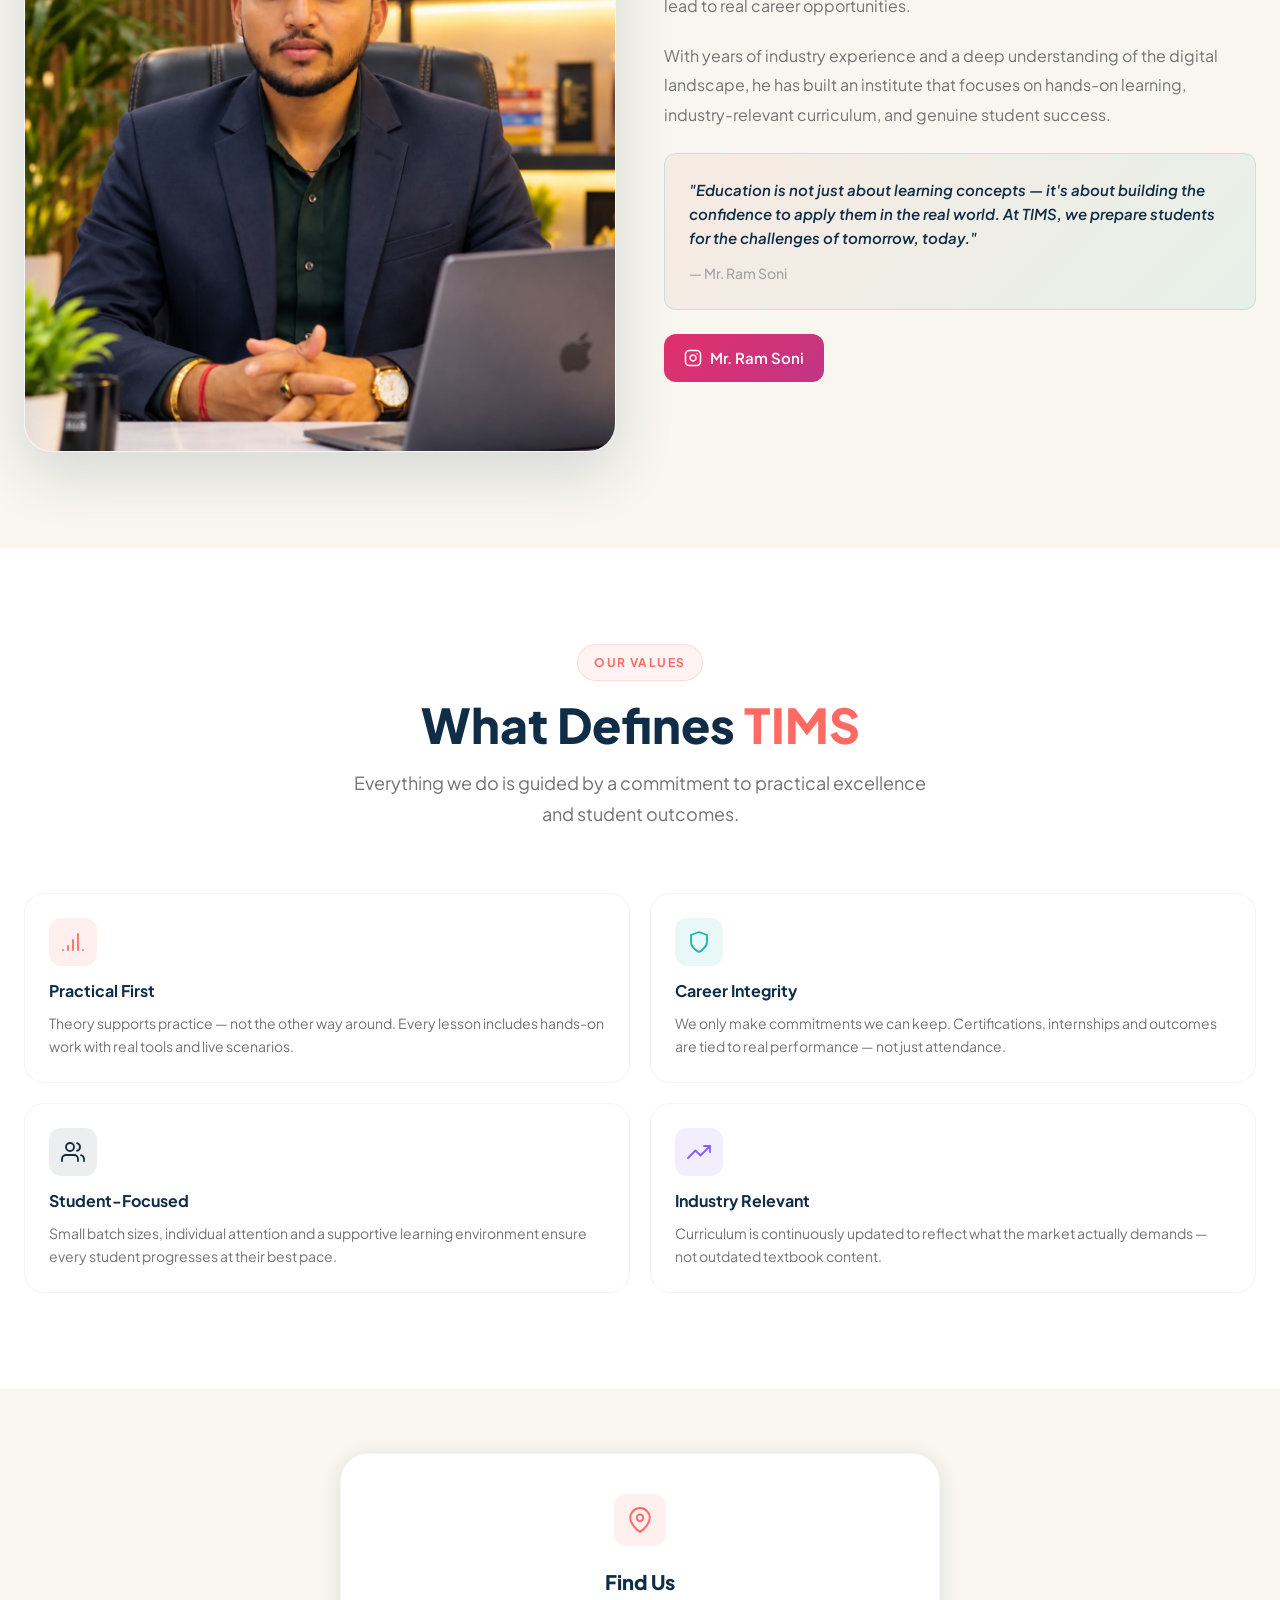
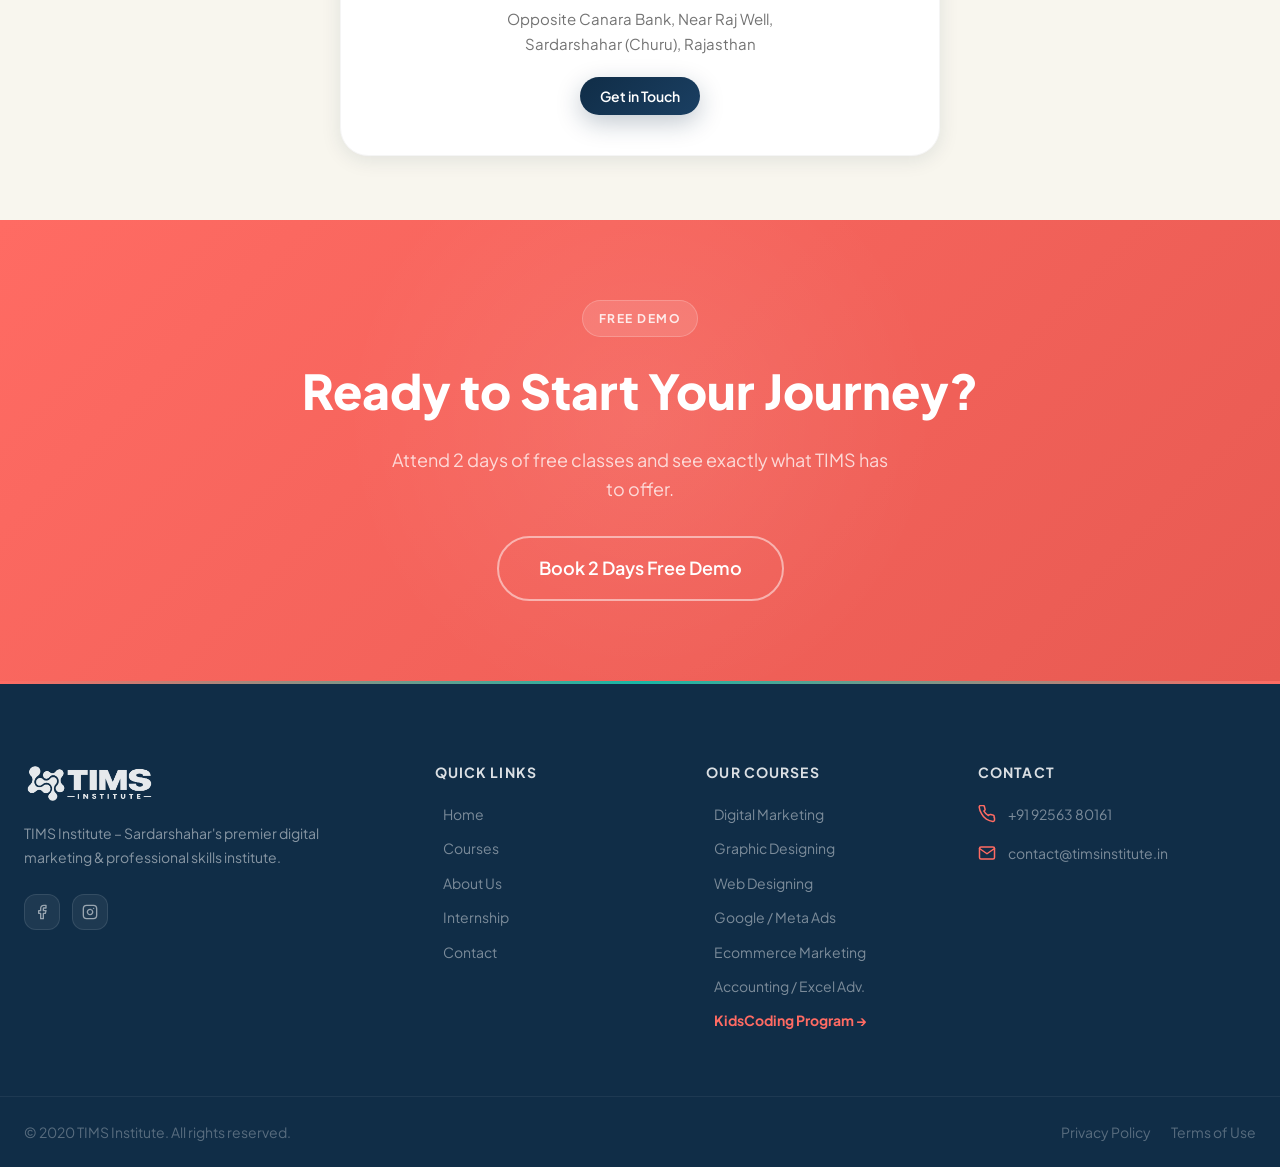
<file: about.html>
<!DOCTYPE html>
<html lang="en">

<head>
  <meta charset="UTF-8" />
  <meta name="viewport" content="width=device-width, initial-scale=1.0" />
  <title>About Us – TIMS Institute | Sardarshahar</title>
  <meta name="description"
    content="Learn about TIMS Institute – our mission, values and commitment to delivering practical, career-ready digital education in Sardarshahar, Rajasthan." />
  <link rel="icon" type="image/png" href="assets/images/icon.png" />
  <link rel="preload" href="assets/images/TimsLogo.png" as="image" />
  <link rel="preconnect" href="https://fonts.googleapis.com" />
  <link rel="preconnect" href="https://fonts.gstatic.com" crossorigin />
  <link rel="stylesheet" href="css/style.css" />
</head>

<body>

  <!-- NAVBAR -->
  <header id="navbar" class="navbar" role="banner">
    <div class="container navbar-inner">
      <a href="index.html" class="navbar-logo" aria-label="TIMS Institute Home">
        <img src="assets/images/TimsLogo.png" alt="TIMS Institute Logo" />
      </a>
      <nav class="navbar-nav" aria-label="Main navigation">
        <a href="index.html" class="nav-link">Home</a>
        <a href="courses.html" class="nav-link">Courses</a>
        <a href="about.html" class="nav-link active">About</a>
        <a href="internship.html" class="nav-link">Internship</a>
        <a href="contact.html" class="nav-link">Contact</a>
        <span class="nav-indicator" aria-hidden="true"></span>
      </nav>
      <div class="navbar-cta">
        <a href="courses.html" class="btn btn-primary btn-sm">Explore Courses</a>
      </div>
      <button id="hamburger" class="hamburger" aria-label="Toggle menu" aria-expanded="false">
        <span></span><span></span><span></span>
      </button>
    </div>
  </header>

  <nav id="mobile-menu" class="mobile-menu" aria-label="Mobile navigation">
    <a href="index.html" class="mobile-nav-link">Home</a>
    <a href="courses.html" class="mobile-nav-link">Courses</a>
    <a href="about.html" class="mobile-nav-link">About</a>
    <a href="internship.html" class="mobile-nav-link">Internship</a>
    <a href="contact.html" class="mobile-nav-link">Contact</a>
    <div class="mobile-menu-cta">
      <a href="contact.html" class="btn btn-primary">Enquire Now</a>
    </div>
  </nav>

  <!-- MAIN SPA CONTENT WRAPPER -->
  <main id="page-content" class="page-content">

    <!-- PAGE HERO -->
    <section class="page-hero">
      <div class="container text-center">
        <div class="page-hero-eyebrow">Our Story</div>
        <h1 class="page-hero-title">About <span>TIMS Institute</span></h1>
        <p class="page-hero-sub">Built on a belief that quality digital education should be accessible to every aspiring
          professional in Rajasthan.</p>
      </div>
    </section>

    <!-- MISSION -->
    <section class="about-mission section">
      <div class="container">
        <div class="about-grid">
          <div class="reveal-left">
            <div class="section-label">Our Mission</div>
            <h2 class="section-title">Empowering Careers Through <span>Real Skills</span></h2>
            <p style="font-size:1rem;color:var(--gray-500);line-height:1.85;margin-bottom:1.25rem;">
              TIMS Institute was founded with a clear purpose — to bridge the gap between classroom education and
              real-world industry requirements. We believe that every student in Sardarshahar deserves access to the same
              quality of professional training available in big cities.
            </p>
            <p style="font-size:1rem;color:var(--gray-500);line-height:1.85;margin-bottom:1.5rem;">
              Our courses are entirely practical. From day one, students work with real tools, real campaigns, and real
              projects — because we believe that's the only way to build genuine confidence and capability.
            </p>
            <a href="courses.html" class="btn btn-primary">Explore Our Courses</a>
          </div>

          <div class="reveal-right">
            <div
              style="background:#ffffff;border-radius:var(--radius-xl);padding:2.5rem;box-shadow:var(--shadow-xl);border:1px solid var(--gray-100);position:relative;overflow:hidden;">
              <div
                style="position:absolute;top:0;left:0;right:0;height:4px;background:linear-gradient(90deg,var(--coral),var(--teal));">
              </div>
              <div style="text-align:center;margin-bottom:1.75rem;">
                <img src="assets/images/TimsLogo.png" alt="TIMS Institute"
                  style="height:60px;width:auto;margin:0 auto 1rem;" />
                <h3 style="font-size:1.125rem;font-weight:800;color:var(--navy);">TIMS Institute</h3>
                <p style="font-size:0.8125rem;color:var(--gray-400);">Sardarshahar, Churu, Rajasthan</p>
              </div>
              <div style="display:grid;grid-template-columns:1fr 1fr;gap:1rem;margin-bottom:1.5rem;">
                <div
                  style="background:var(--warm-white);border-radius:var(--radius-md);padding:1.25rem;text-align:center;">
                  <div style="font-size:1.75rem;font-weight:900;color:var(--coral);line-height:1;">8+</div>
                  <div style="font-size:0.75rem;color:var(--gray-400);margin-top:4px;font-weight:500;">Courses</div>
                </div>
                <div
                  style="background:var(--warm-white);border-radius:var(--radius-md);padding:1.25rem;text-align:center;">
                  <div style="font-size:1.75rem;font-weight:900;color:var(--teal);line-height:1;">2</div>
                  <div style="font-size:0.75rem;color:var(--gray-400);margin-top:4px;font-weight:500;">Free Demo Days
                  </div>
                </div>
              </div>
              <div
                style="background:linear-gradient(135deg,rgba(255,107,99,0.06),rgba(24,182,165,0.06));border:1px solid rgba(24,182,165,0.15);border-radius:var(--radius-md);padding:1rem;text-align:center;">
                <p style="font-size:0.875rem;color:var(--navy);font-weight:600;line-height:1.5;">
                  "Skills Seekho. Career Banao."
                </p>
              </div>
            </div>
          </div>
        </div>
      </div>
    </section>

    <!-- FOUNDER -->
    <section class="section" style="background:var(--warm-white);">
      <div class="container">
        <div class="section-header text-center reveal">
          <div class="section-label">Meet Our Founder</div>
          <h2 class="section-title">Mr. Ram Sir</h2>
          <p class="section-subtitle centered">Founder & Director, TIMS Institute</p>
        </div>

        <div class="about-grid reveal">
          <div class="reveal-left">
            <div
              style="background:#ffffff;border-radius:var(--radius-xl);overflow:hidden;box-shadow:var(--shadow-xl);border:1px solid var(--gray-100);">
              <img src="assets/images/Founder.jpeg" alt="Mr. Ram Soni - Founder & Director, TIMS Institute"
                style="width:100%;height:auto;display:block;" />
            </div>
          </div>

          <div class="reveal-right">
            <h3 style="font-size:1.5rem;font-weight:800;color:var(--navy);margin-bottom:1rem;">Visionary Leadership</h3>
            <p style="font-size:1rem;color:var(--gray-500);line-height:1.85;margin-bottom:1.25rem;">
              Mr. Ram Soni founded TIMS Institute with a vision to bring quality digital education to Sardarshahar and
              empower local youth with practical skills that lead to real career opportunities.
            </p>
            <p style="font-size:1rem;color:var(--gray-500);line-height:1.85;margin-bottom:1.5rem;">
              With years of industry experience and a deep understanding of the digital landscape, he has built an
              institute that focuses on hands-on learning, industry-relevant curriculum, and genuine student success.
            </p>
            <div
              style="background:linear-gradient(135deg,rgba(255,107,99,0.08),rgba(24,182,165,0.08));border:1px solid rgba(24,182,165,0.2);border-radius:var(--radius-md);padding:1.5rem;">
              <p style="font-size:0.9375rem;color:var(--navy);font-weight:600;line-height:1.6;font-style:italic;">
                "Education is not just about learning concepts — it's about building the confidence to apply them in the
                real world. At TIMS, we prepare students for the challenges of tomorrow, today."
              </p>
              <p style="font-size:0.875rem;color:var(--gray-400);margin-top:0.75rem;font-weight:500;">— Mr. Ram Soni</p>
            </div>
            <div style="margin-top:1.5rem;">
              <a href="https://instagram.com/mr._ramsoni" target="_blank" rel="noopener noreferrer"
                style="display:inline-flex;align-items:center;gap:0.5rem;padding:0.75rem 1.25rem;background:linear-gradient(135deg,#E1306C,#C13584);color:#ffffff;border-radius:var(--radius-md);text-decoration:none;font-weight:600;font-size:0.9375rem;transition:transform 0.2s ease,box-shadow 0.2s ease;"
                onmouseover="this.style.transform='translateY(-2px)';this.style.boxShadow='0 4px 12px rgba(225,48,108,0.3)';"
                onmouseout="this.style.transform='translateY(0)';this.style.boxShadow='none';">
                <svg xmlns="http://www.w3.org/2000/svg" width="18" height="18" viewBox="0 0 24 24" fill="none"
                  stroke="currentColor" stroke-width="2" stroke-linecap="round" stroke-linejoin="round">
                  <rect x="2" y="2" width="20" height="20" rx="5" ry="5" />
                  <path d="M16 11.37A4 4 0 1 1 12.63 8 4 4 0 0 1 16 11.37z" />
                  <line x1="17.5" y1="6.5" x2="17.51" y2="6.5" />
                </svg>
                Mr. Ram Soni
              </a>
            </div>
          </div>
        </div>
      </div>
    </section>

    <!-- VALUES -->
    <section class="section" style="background:#ffffff;">
      <div class="container">
        <div class="section-header text-center reveal">
          <div class="section-label">Our Values</div>
          <h2 class="section-title">What Defines <span>TIMS</span></h2>
          <p class="section-subtitle centered">Everything we do is guided by a commitment to practical excellence and
            student outcomes.</p>
        </div>

        <div class="about-values-grid reveal">
          <div class="value-card">
            <div class="value-card-icon icon-coral">
              <svg xmlns="http://www.w3.org/2000/svg" width="24" height="24" viewBox="0 0 24 24" fill="none"
                stroke="currentColor" stroke-width="1.8" stroke-linecap="round" stroke-linejoin="round">
                <path d="M2 20h.01M7 20v-4M12 20V10M17 20V4M22 20h.01" />
              </svg>
            </div>
            <h3>Practical First</h3>
            <p>Theory supports practice — not the other way around. Every lesson includes hands-on work with real tools
              and live scenarios.</p>
          </div>
          <div class="value-card">
            <div class="value-card-icon icon-teal">
              <svg xmlns="http://www.w3.org/2000/svg" width="24" height="24" viewBox="0 0 24 24" fill="none"
                stroke="currentColor" stroke-width="1.8" stroke-linecap="round" stroke-linejoin="round">
                <path d="M12 22s8-4 8-10V5l-8-3-8 3v7c0 6 8 10 8 10z" />
              </svg>
            </div>
            <h3>Career Integrity</h3>
            <p>We only make commitments we can keep. Certifications, internships and outcomes are tied to real
              performance — not just attendance.</p>
          </div>
          <div class="value-card">
            <div class="value-card-icon icon-navy">
              <svg xmlns="http://www.w3.org/2000/svg" width="24" height="24" viewBox="0 0 24 24" fill="none"
                stroke="currentColor" stroke-width="1.8" stroke-linecap="round" stroke-linejoin="round">
                <path d="M17 21v-2a4 4 0 0 0-4-4H5a4 4 0 0 0-4 4v2" />
                <circle cx="9" cy="7" r="4" />
                <path d="M23 21v-2a4 4 0 0 0-3-3.87" />
                <path d="M16 3.13a4 4 0 0 1 0 7.75" />
              </svg>
            </div>
            <h3>Student-Focused</h3>
            <p>Small batch sizes, individual attention and a supportive learning environment ensure every student
              progresses at their best pace.</p>
          </div>
          <div class="value-card">
            <div class="value-card-icon icon-purple">
              <svg xmlns="http://www.w3.org/2000/svg" width="24" height="24" viewBox="0 0 24 24" fill="none"
                stroke="currentColor" stroke-width="1.8" stroke-linecap="round" stroke-linejoin="round">
                <polyline points="23 6 13.5 15.5 8.5 10.5 1 18" />
                <polyline points="17 6 23 6 23 12" />
              </svg>
            </div>
            <h3>Industry Relevant</h3>
            <p>Curriculum is continuously updated to reflect what the market actually demands — not outdated textbook
              content.</p>
          </div>
        </div>
      </div>
    </section>

    <!-- LOCATION -->
    <section class="section-sm" style="background:var(--warm-white);">
      <div class="container">
        <div
          style="background:#ffffff;border-radius:var(--radius-xl);padding:2.5rem;box-shadow:var(--shadow-md);border:1px solid var(--gray-100);max-width:600px;margin:0 auto;text-align:center;"
          class="reveal">
          <div
            style="width:52px;height:52px;border-radius:var(--radius-md);background:rgba(255,107,99,0.1);display:flex;align-items:center;justify-content:center;margin:0 auto 1.25rem;color:var(--coral);">
            <svg xmlns="http://www.w3.org/2000/svg" width="26" height="26" viewBox="0 0 24 24" fill="none"
              stroke="currentColor" stroke-width="1.8" stroke-linecap="round" stroke-linejoin="round">
              <path d="M21 10c0 7-9 13-9 13s-9-6-9-13a9 9 0 0 1 18 0z" />
              <circle cx="12" cy="10" r="3" />
            </svg>
          </div>
          <h3 style="font-size:1.25rem;font-weight:800;color:var(--navy);margin-bottom:0.5rem;">Find Us</h3>
          <p style="font-size:0.9375rem;color:var(--gray-500);line-height:1.7;margin-bottom:1.25rem;">
            Opposite Canara Bank, Near Raj Well,<br>Sardarshahar (Churu), Rajasthan
          </p>
          <a href="contact.html" class="btn btn-navy btn-sm">Get in Touch</a>
        </div>
      </div>
    </section>

    <!-- CTA -->
    <section class="demo-cta">
      <div class="container text-center">
        <div class="section-label" style="justify-content:center;">Free Demo</div>
        <h2 class="demo-cta-title">Ready to Start Your Journey?</h2>
        <p class="demo-cta-sub">Attend 2 days of free classes and see exactly what TIMS has to offer.</p>
        <a href="contact.html#demo" class="btn btn-outline-white btn-lg">Book 2 Days Free Demo</a>
      </div>
    </section>
  </main>

  <!-- FOOTER -->
  <footer class="footer" role="contentinfo">
    <div class="container">
      <div class="footer-grid">
        <div class="footer-brand">
          <img src="assets/images/TimsLogo.png" alt="TIMS Institute" />
          <p class="footer-brand-desc">TIMS Institute – Sardarshahar's premier digital marketing &amp; professional
            skills institute.</p>
          <div class="footer-social">
            <a href="https://www.facebook.com/timslearning" class="social-link" aria-label="Facebook" target="_blank"
              rel="noopener noreferrer">
              <svg xmlns="http://www.w3.org/2000/svg" width="16" height="16" viewBox="0 0 24 24" fill="none"
                stroke="currentColor" stroke-width="2" stroke-linecap="round" stroke-linejoin="round">
                <path d="M18 2h-3a5 5 0 0 0-5 5v3H7v4h3v8h4v-8h3l1-4h-4V7a1 1 0 0 1 1-1h3z" />
              </svg>
            </a>
            <a href="https://instagram.com/tims_institute" class="social-link" aria-label="Instagram" target="_blank"
              rel="noopener noreferrer">
              <svg xmlns="http://www.w3.org/2000/svg" width="16" height="16" viewBox="0 0 24 24" fill="none"
                stroke="currentColor" stroke-width="2" stroke-linecap="round" stroke-linejoin="round">
                <rect x="2" y="2" width="20" height="20" rx="5" ry="5" />
                <path d="M16 11.37A4 4 0 1 1 12.63 8 4 4 0 0 1 16 11.37z" />
                <line x1="17.5" y1="6.5" x2="17.51" y2="6.5" />
              </svg>
            </a>
          </div>
        </div>
        <div class="footer-col">
          <h4>Quick Links</h4>
          <ul class="footer-links">
            <li><a href="index.html" class="footer-link">Home</a></li>
            <li><a href="courses.html" class="footer-link">Courses</a></li>
            <li><a href="about.html" class="footer-link">About Us</a></li>
            <li><a href="internship.html" class="footer-link">Internship</a></li>
            <li><a href="contact.html" class="footer-link">Contact</a></li>
          </ul>
        </div>
        <div class="footer-col">
          <h4>Our Courses</h4>
          <ul class="footer-links">
            <li><a href="courses.html#digital-marketing" class="footer-link">Digital Marketing</a></li>
            <li><a href="courses.html#graphic-designing" class="footer-link">Graphic Designing</a></li>
            <li><a href="courses.html#web-designing" class="footer-link">Web Designing</a></li>
            <li><a href="courses.html#google-meta-ads" class="footer-link">Google / Meta Ads</a></li>
            <li><a href="courses.html#ecommerce-marketing" class="footer-link">Ecommerce Marketing</a></li>
            <li><a href="courses.html#accounting-excel" class="footer-link">Accounting / Excel Adv.</a></li>
            <li><a href="https://kidscoding.timsinstitute.in" target="_blank" rel="noopener noreferrer"
                class="footer-link" style="color:var(--coral);font-weight:700;">KidsCoding Program &rarr;</a></li>
          </ul>
        </div>
        <div class="footer-col">
          <h4>Contact</h4>
          <div class="footer-contact-item">
            <svg class="footer-contact-icon" xmlns="http://www.w3.org/2000/svg" viewBox="0 0 24 24" fill="none"
              stroke="currentColor" stroke-width="2" stroke-linecap="round" stroke-linejoin="round">
              <path
                d="M22 16.92v3a2 2 0 0 1-2.18 2 19.79 19.79 0 0 1-8.63-3.07A19.5 19.5 0 0 1 4.69 11.4 19.79 19.79 0 0 1 1.61 2.75 2 2 0 0 1 3.6.57h3a2 2 0 0 1 2 1.72 12.84 12.84 0 0 0 .7 2.81 2 2 0 0 1-.45 2.11L7.91 8.1a16 16 0 0 0 6 6l.91-.91a2 2 0 0 1 2.11-.45 12.84 12.84 0 0 0 2.81.7A2 2 0 0 1 21.5 16v.92z" />
            </svg>
            <span class="footer-contact-text"><a href="tel:+919256380161">+91 92563 80161</a></span>
          </div>
          <div class="footer-contact-item">
            <svg class="footer-contact-icon" xmlns="http://www.w3.org/2000/svg" viewBox="0 0 24 24" fill="none"
              stroke="currentColor" stroke-width="2" stroke-linecap="round" stroke-linejoin="round">
              <path d="M4 4h16c1.1 0 2 .9 2 2v12c0 1.1-.9 2-2 2H4c-1.1 0-2-.9-2-2V6c0-1.1.9-2 2-2z" />
              <polyline points="22,6 12,13 2,6" />
            </svg>
            <span class="footer-contact-text"><a
                href="mailto:contact@timsinstitute.in">contact@timsinstitute.in</a></span>
          </div>
        </div>
      </div>
    </div>
    <div class="footer-bottom">
      <div class="container"
        style="display:flex;align-items:center;justify-content:space-between;flex-wrap:wrap;gap:1rem;">
        <p class="footer-copyright">&copy; <span id="year">2020</span> TIMS Institute. All rights reserved.</p>
        <div class="footer-bottom-links">
          <a href="#" class="footer-bottom-link">Privacy Policy</a>
          <a href="#" class="footer-bottom-link">Terms of Use</a>
        </div>
      </div>
    </div>
  </footer>

  <button id="back-to-top" class="back-to-top" aria-label="Back to top">
    <svg xmlns="http://www.w3.org/2000/svg" width="20" height="20" viewBox="0 0 24 24" fill="none" stroke="currentColor"
      stroke-width="2.5" stroke-linecap="round" stroke-linejoin="round">
      <path d="M18 15l-6-6-6 6" />
    </svg>
  </button>

  <script src="js/courses.js"></script>
  <script src="js/main.js"></script>
</body>

</html>
</file>
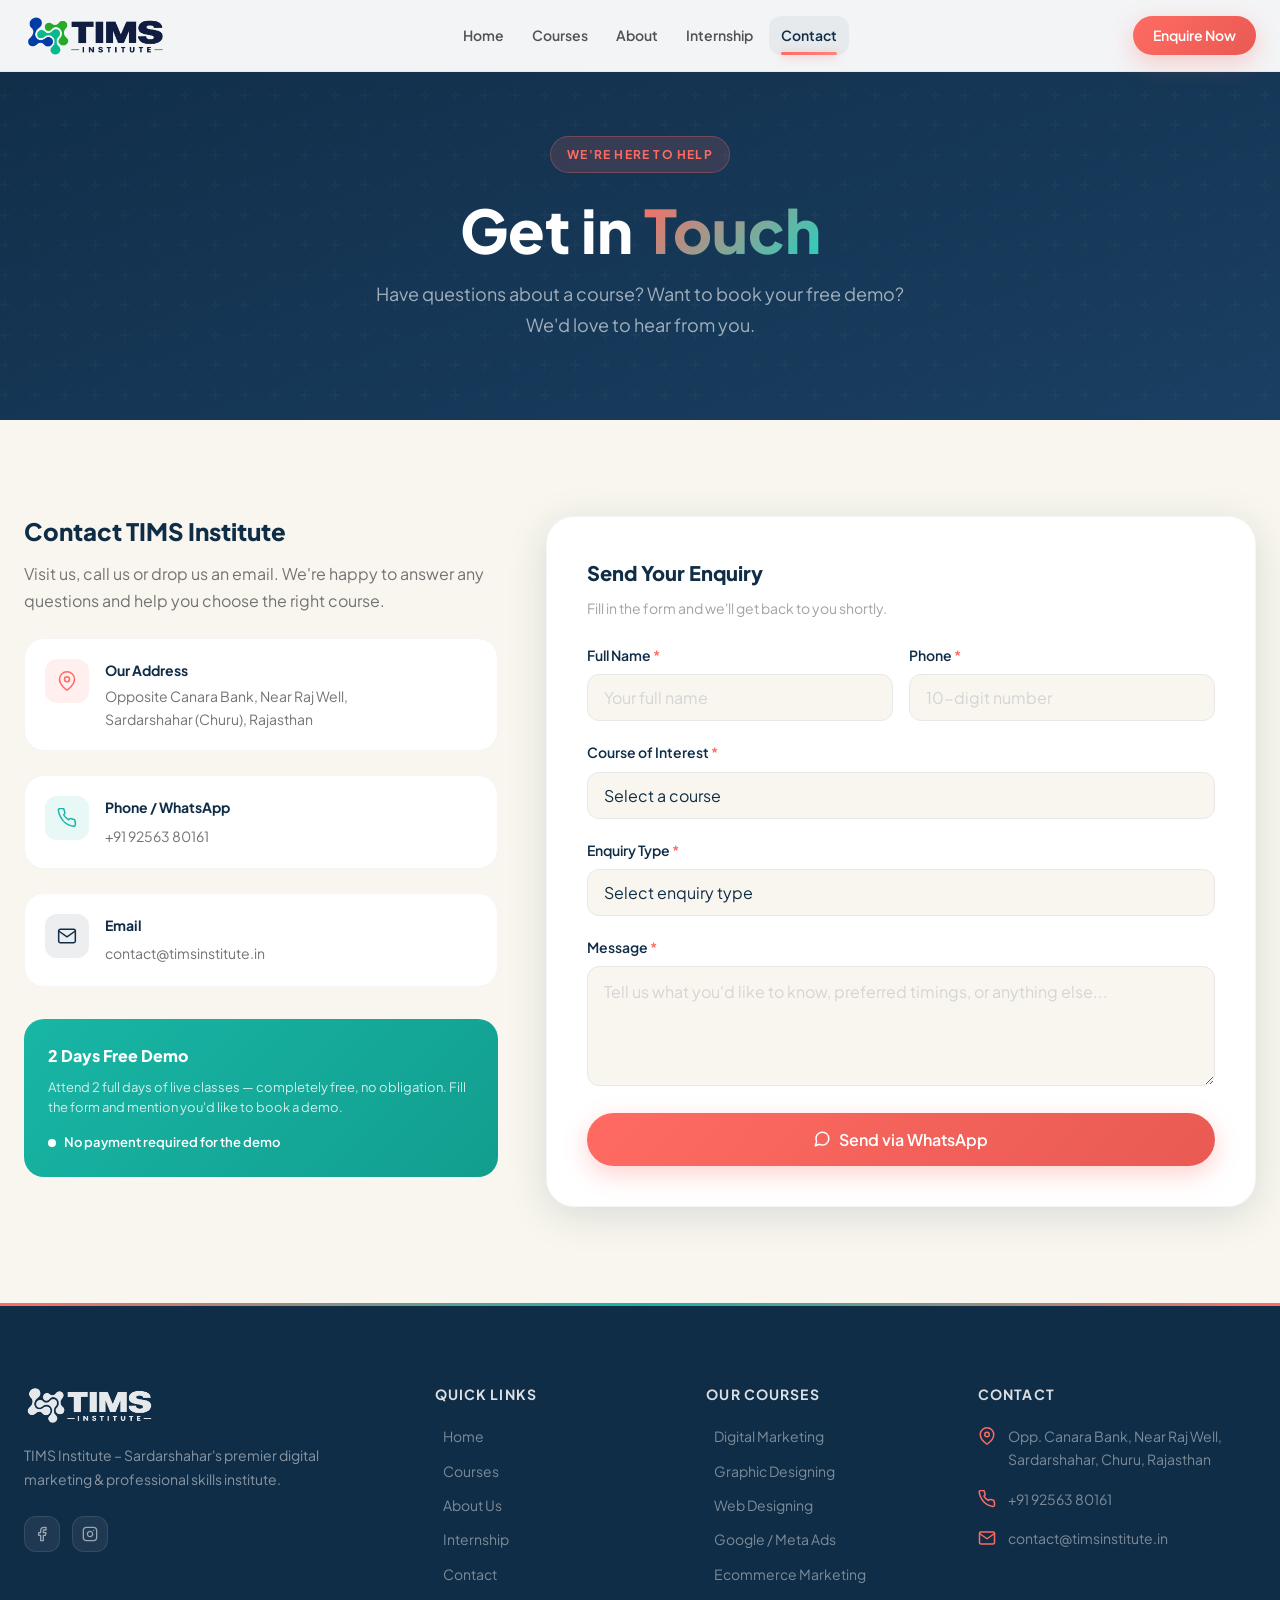
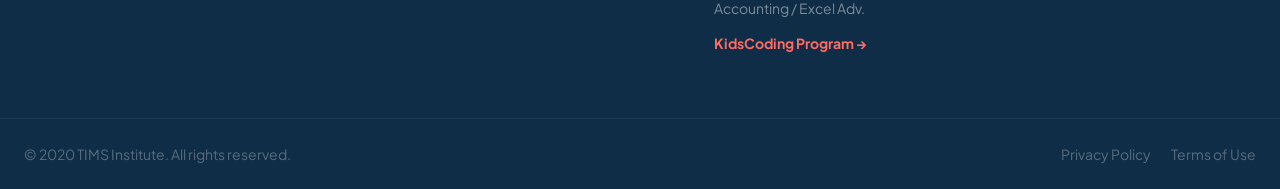
<file: contact.html>
<!DOCTYPE html>
<html lang="en">

<head>
  <meta charset="UTF-8" />
  <meta name="viewport" content="width=device-width, initial-scale=1.0" />
  <title>Contact Us – TIMS Institute | Enquire & Book Free Demo</title>
  <meta name="description"
    content="Get in touch with TIMS Institute in Sardarshahar. Book a free 2-day demo, enquire about a course, or visit us at our centre near Canara Bank, Sardarshahar." />
  <link rel="icon" type="image/png" href="assets/images/icon.png" />
  <link rel="preload" href="assets/images/TimsLogo.png" as="image" />
  <link rel="preconnect" href="https://fonts.googleapis.com" />
  <link rel="preconnect" href="https://fonts.gstatic.com" crossorigin />
  <link rel="stylesheet" href="css/style.css" />
</head>

<body>

  <!-- NAVBAR -->
  <header id="navbar" class="navbar" role="banner">
    <div class="container navbar-inner">
      <a href="index.html" class="navbar-logo" aria-label="TIMS Institute Home">
        <img src="assets/images/TimsLogo.png" alt="TIMS Institute Logo" />
      </a>
      <nav class="navbar-nav" aria-label="Main navigation">
        <a href="index.html" class="nav-link">Home</a>
        <a href="courses.html" class="nav-link">Courses</a>
        <a href="about.html" class="nav-link">About</a>
        <a href="internship.html" class="nav-link">Internship</a>
        <a href="contact.html" class="nav-link active">Contact</a>
        <span class="nav-indicator" aria-hidden="true"></span>
      </nav>
      <div class="navbar-cta">
        <a href="#enquiry-form" class="btn btn-primary btn-sm">Enquire Now</a>
      </div>
      <button id="hamburger" class="hamburger" aria-label="Toggle menu" aria-expanded="false">
        <span></span><span></span><span></span>
      </button>
    </div>
  </header>

  <nav id="mobile-menu" class="mobile-menu" aria-label="Mobile navigation">
    <a href="index.html" class="mobile-nav-link">Home</a>
    <a href="courses.html" class="mobile-nav-link">Courses</a>
    <a href="about.html" class="mobile-nav-link">About</a>
    <a href="internship.html" class="mobile-nav-link">Internship</a>
    <a href="contact.html" class="mobile-nav-link">Contact</a>
    <div class="mobile-menu-cta">
      <a href="#enquiry-form" class="btn btn-primary">Enquire Now</a>
    </div>
  </nav>

  <!-- MAIN SPA CONTENT WRAPPER -->
  <main id="page-content" class="page-content">

    <!-- PAGE HERO -->
    <section class="page-hero">
      <div class="container text-center">
        <div class="page-hero-eyebrow">We're Here to Help</div>
        <h1 class="page-hero-title">Get in <span>Touch</span></h1>
        <p class="page-hero-sub">Have questions about a course? Want to book your free demo? We'd love to hear from you.
        </p>
      </div>
    </section>

    <!-- CONTACT SECTION -->
    <section class="section" style="background:var(--warm-white);" id="demo">
      <div class="container">
        <div class="contact-page-grid">

          <!-- Info -->
          <div class="contact-info">
            <div class="reveal">
              <h2 class="contact-info-title">Contact TIMS Institute</h2>
              <p class="contact-info-sub">Visit us, call us or drop us an email. We're happy to answer any questions and
                help you choose the right course.</p>
            </div>

            <div class="contact-detail reveal stagger-1">
              <div class="contact-detail-icon icon-coral">
                <svg xmlns="http://www.w3.org/2000/svg" width="20" height="20" viewBox="0 0 24 24" fill="none"
                  stroke="currentColor" stroke-width="1.8" stroke-linecap="round" stroke-linejoin="round">
                  <path d="M21 10c0 7-9 13-9 13s-9-6-9-13a9 9 0 0 1 18 0z" />
                  <circle cx="12" cy="10" r="3" />
                </svg>
              </div>
              <div class="contact-detail-text">
                <h4>Our Address</h4>
                <p>Opposite Canara Bank, Near Raj Well,<br>Sardarshahar (Churu), Rajasthan</p>
              </div>
            </div>

            <div class="contact-detail reveal stagger-2">
              <div class="contact-detail-icon icon-teal">
                <svg xmlns="http://www.w3.org/2000/svg" width="20" height="20" viewBox="0 0 24 24" fill="none"
                  stroke="currentColor" stroke-width="1.8" stroke-linecap="round" stroke-linejoin="round">
                  <path
                    d="M22 16.92v3a2 2 0 0 1-2.18 2 19.79 19.79 0 0 1-8.63-3.07A19.5 19.5 0 0 1 4.69 11.4 19.79 19.79 0 0 1 1.61 2.75 2 2 0 0 1 3.6.57h3a2 2 0 0 1 2 1.72 12.84 12.84 0 0 0 .7 2.81 2 2 0 0 1-.45 2.11L7.91 8.1a16 16 0 0 0 6 6l.91-.91a2 2 0 0 1 2.11-.45 12.84 12.84 0 0 0 2.81.7A2 2 0 0 1 21.5 16v.92z" />
                </svg>
              </div>
              <div class="contact-detail-text">
                <h4>Phone / WhatsApp</h4>
                <a href="tel:+919256380161">+91 92563 80161</a>
              </div>
            </div>

            <div class="contact-detail reveal stagger-3">
              <div class="contact-detail-icon icon-navy">
                <svg xmlns="http://www.w3.org/2000/svg" width="20" height="20" viewBox="0 0 24 24" fill="none"
                  stroke="currentColor" stroke-width="1.8" stroke-linecap="round" stroke-linejoin="round">
                  <path d="M4 4h16c1.1 0 2 .9 2 2v12c0 1.1-.9 2-2 2H4c-1.1 0-2-.9-2-2V6c0-1.1.9-2 2-2z" />
                  <polyline points="22,6 12,13 2,6" />
                </svg>
              </div>
              <div class="contact-detail-text">
                <h4>Email</h4>
                <a href="mailto:contact@timsinstitute.in">contact@timsinstitute.in</a>
              </div>
            </div>

            <!-- Demo Banner -->
            <div
              style="background:linear-gradient(135deg,var(--teal),var(--teal-dark));border-radius:var(--radius-lg);padding:1.5rem;margin-top:0.5rem;"
              class="reveal stagger-4">
              <h3 style="font-size:1rem;font-weight:800;color:#ffffff;margin-bottom:0.5rem;">
                2 Days Free Demo
              </h3>
              <p style="font-size:0.8125rem;color:rgba(255,255,255,0.8);line-height:1.6;margin-bottom:0.875rem;">
                Attend 2 full days of live classes — completely free, no obligation. Fill the form and mention you'd
                like to book a demo.
              </p>
              <div style="display:flex;align-items:center;gap:0.5rem;">
                <div style="width:8px;height:8px;border-radius:50%;background:#ffffff;flex-shrink:0;"></div>
                <span style="font-size:0.8125rem;color:#ffffff;font-weight:600;">No payment required for the demo</span>
              </div>
            </div>

          </div>

          <!-- Form -->
          <div id="enquiry-form" class="contact-form-card reveal-right">
            <h3 style="font-size:1.25rem;font-weight:800;color:var(--navy);margin-bottom:0.5rem;">Send Your Enquiry</h3>
            <p style="font-size:0.875rem;color:var(--gray-400);margin-bottom:1.5rem;">Fill in the form and we'll get
              back to you shortly.</p>

            <form id="enquiry-form-el" action="#" method="POST" novalidate>
              <div class="form-row">
                <div class="form-group">
                  <label class="form-label" for="c-name">Full Name <span style="color:var(--coral);">*</span></label>
                  <input id="c-name" name="name" type="text" class="form-input" placeholder="Your full name" required />
                </div>
                <div class="form-group">
                  <label class="form-label" for="c-phone">Phone <span style="color:var(--coral);">*</span></label>
                  <input id="c-phone" name="phone" type="tel" class="form-input" placeholder="10-digit number"
                    maxlength="10" inputmode="numeric" pattern="[0-9]{10}" required />
                </div>
              </div>

              <div class="form-group">
                <label class="form-label" for="c-course">Course of Interest <span
                    style="color:var(--coral);">*</span></label>
                <select id="c-course" name="course" class="form-select" required>
                  <option value="">Select a course</option>
                  <option value="Digital Marketing">Digital Marketing (₹30,000 | 6 Months)</option>
                  <option value="Graphic Designing">Graphic Designing (₹10,000 | 3 Months)</option>
                  <option value="Web Designing">Web Designing (₹13,000 | 4 Months)</option>
                  <option value="Google Ads / Meta Ads">Google Ads / Meta Ads (₹10,000 | 1 Month)</option>
                  <option value="Ecommerce Marketing">Ecommerce Marketing (₹10,000 | 1 Month)</option>
                  <option value="Accounting / Excel Adv.">Accounting / Excel Adv. (₹10,000 | 4 Months)</option>
                  <option value="RSCIT / Basic">RSCIT / Basic (₹4,000 | 3 Months)</option>
                  <option value="Spoken English">Spoken English (₹10,000 | 3 Months)</option>
                  <option value="KidsCoding">KidsCoding – Full Stack Program (from ₹10,000)</option>
                  <option value="Not Sure Yet">Not Sure Yet (Need Career Guidance)</option>
                </select>
              </div>

              <div class="form-group">
                <label class="form-label" for="c-type">Enquiry Type <span style="color:var(--coral);">*</span></label>
                <select id="c-type" name="type" class="form-select" required>
                  <option value="">Select enquiry type</option>
                  <option value="General Enquiry">General Enquiry</option>
                  <option value="Book Free 2-Day Demo">Book Free 2-Day Demo</option>
                  <option value="Ready to Enrol">Ready to Enrol</option>
                  <option value="Fee / Instalment Query">Fee / Instalment Query</option>
                </select>
              </div>

              <div class="form-group">
                <label class="form-label" for="c-message">Message <span style="color:var(--coral);">*</span></label>
                <textarea id="c-message" name="message" class="form-textarea"
                  placeholder="Tell us what you'd like to know, preferred timings, or anything else..."
                  required></textarea>
              </div>

              <div class="form-submit-wrap">
                <button type="submit" id="form-submit-btn" class="btn btn-primary" disabled>
                  <svg xmlns="http://www.w3.org/2000/svg" width="18" height="18" viewBox="0 0 24 24" fill="none"
                    stroke="currentColor" stroke-width="2" stroke-linecap="round" stroke-linejoin="round">
                    <path
                      d="M21 11.5a8.38 8.38 0 0 1-.9 3.8 8.5 8.5 0 0 1-7.6 4.7 8.38 8.38 0 0 1-3.8-.9L3 21l1.9-5.7a8.38 8.38 0 0 1-.9-3.8 8.5 8.5 0 0 1 4.7-7.6 8.38 8.38 0 0 1 3.8-.9h.5a8.48 8.48 0 0 1 8 8v.5z" />
                  </svg>
                  Send via WhatsApp
                </button>
              </div>
            </form>
          </div>

        </div>
      </div>
    </section>
  </main>

  <!-- FOOTER -->
  <footer class="footer" role="contentinfo">
    <div class="container">
      <div class="footer-grid">
        <div class="footer-brand">
          <img src="assets/images/TimsLogo.png" alt="TIMS Institute" />
          <p class="footer-brand-desc">TIMS Institute – Sardarshahar's premier digital marketing &amp; professional
            skills institute.</p>
          <div class="footer-social">
            <a href="https://www.facebook.com/timslearning" class="social-link" aria-label="Facebook" target="_blank"
              rel="noopener noreferrer">
              <svg xmlns="http://www.w3.org/2000/svg" width="16" height="16" viewBox="0 0 24 24" fill="none"
                stroke="currentColor" stroke-width="2" stroke-linecap="round" stroke-linejoin="round">
                <path d="M18 2h-3a5 5 0 0 0-5 5v3H7v4h3v8h4v-8h3l1-4h-4V7a1 1 0 0 1 1-1h3z" />
              </svg>
            </a>
            <a href="https://instagram.com/tims_institute" class="social-link" aria-label="Instagram" target="_blank"
              rel="noopener noreferrer">
              <svg xmlns="http://www.w3.org/2000/svg" width="16" height="16" viewBox="0 0 24 24" fill="none"
                stroke="currentColor" stroke-width="2" stroke-linecap="round" stroke-linejoin="round">
                <rect x="2" y="2" width="20" height="20" rx="5" ry="5" />
                <path d="M16 11.37A4 4 0 1 1 12.63 8 4 4 0 0 1 16 11.37z" />
                <line x1="17.5" y1="6.5" x2="17.51" y2="6.5" />
              </svg>
            </a>
          </div>
        </div>
        <div class="footer-col">
          <h4>Quick Links</h4>
          <ul class="footer-links">
            <li><a href="index.html" class="footer-link">Home</a></li>
            <li><a href="courses.html" class="footer-link">Courses</a></li>
            <li><a href="about.html" class="footer-link">About Us</a></li>
            <li><a href="internship.html" class="footer-link">Internship</a></li>
            <li><a href="contact.html" class="footer-link">Contact</a></li>
          </ul>
        </div>
        <div class="footer-col">
          <h4>Our Courses</h4>
          <ul class="footer-links">
            <li><a href="courses.html#digital-marketing" class="footer-link">Digital Marketing</a></li>
            <li><a href="courses.html#graphic-designing" class="footer-link">Graphic Designing</a></li>
            <li><a href="courses.html#web-designing" class="footer-link">Web Designing</a></li>
            <li><a href="courses.html#google-meta-ads" class="footer-link">Google / Meta Ads</a></li>
            <li><a href="courses.html#ecommerce-marketing" class="footer-link">Ecommerce Marketing</a></li>
            <li><a href="courses.html#accounting-excel" class="footer-link">Accounting / Excel Adv.</a></li>
            <li><a href="https://kidscoding.timsinstitute.in" target="_blank" rel="noopener noreferrer"
                class="footer-link" style="color:var(--coral);font-weight:700;">KidsCoding Program &rarr;</a></li>
          </ul>
        </div>
        <div class="footer-col">
          <h4>Contact</h4>
          <div class="footer-contact-item">
            <svg class="footer-contact-icon" xmlns="http://www.w3.org/2000/svg" viewBox="0 0 24 24" fill="none"
              stroke="currentColor" stroke-width="2" stroke-linecap="round" stroke-linejoin="round">
              <path d="M21 10c0 7-9 13-9 13s-9-6-9-13a9 9 0 0 1 18 0z" />
              <circle cx="12" cy="10" r="3" />
            </svg>
            <span class="footer-contact-text">Opp. Canara Bank, Near Raj Well, Sardarshahar, Churu, Rajasthan</span>
          </div>
          <div class="footer-contact-item">
            <svg class="footer-contact-icon" xmlns="http://www.w3.org/2000/svg" viewBox="0 0 24 24" fill="none"
              stroke="currentColor" stroke-width="2" stroke-linecap="round" stroke-linejoin="round">
              <path
                d="M22 16.92v3a2 2 0 0 1-2.18 2 19.79 19.79 0 0 1-8.63-3.07A19.5 19.5 0 0 1 4.69 11.4 19.79 19.79 0 0 1 1.61 2.75 2 2 0 0 1 3.6.57h3a2 2 0 0 1 2 1.72 12.84 12.84 0 0 0 .7 2.81 2 2 0 0 1-.45 2.11L7.91 8.1a16 16 0 0 0 6 6l.91-.91a2 2 0 0 1 2.11-.45 12.84 12.84 0 0 0 2.81.7A2 2 0 0 1 21.5 16v.92z" />
            </svg>
            <span class="footer-contact-text"><a href="tel:+919256380161">+91 92563 80161</a></span>
          </div>
          <div class="footer-contact-item">
            <svg class="footer-contact-icon" xmlns="http://www.w3.org/2000/svg" viewBox="0 0 24 24" fill="none"
              stroke="currentColor" stroke-width="2" stroke-linecap="round" stroke-linejoin="round">
              <path d="M4 4h16c1.1 0 2 .9 2 2v12c0 1.1-.9 2-2 2H4c-1.1 0-2-.9-2-2V6c0-1.1.9-2 2-2z" />
              <polyline points="22,6 12,13 2,6" />
            </svg>
            <span class="footer-contact-text"><a
                href="mailto:contact@timsinstitute.in">contact@timsinstitute.in</a></span>
          </div>
        </div>
      </div>
    </div>
    <div class="footer-bottom">
      <div class="container"
        style="display:flex;align-items:center;justify-content:space-between;flex-wrap:wrap;gap:1rem;">
        <p class="footer-copyright">&copy; <span id="year">2020</span> TIMS Institute. All rights reserved.</p>
        <div class="footer-bottom-links">
          <a href="#" class="footer-bottom-link">Privacy Policy</a>
          <a href="#" class="footer-bottom-link">Terms of Use</a>
        </div>
      </div>
    </div>
  </footer>

  <button id="back-to-top" class="back-to-top" aria-label="Back to top">
    <svg xmlns="http://www.w3.org/2000/svg" width="20" height="20" viewBox="0 0 24 24" fill="none" stroke="currentColor"
      stroke-width="2.5" stroke-linecap="round" stroke-linejoin="round">
      <path d="M18 15l-6-6-6 6" />
    </svg>
  </button>

  <script>
    // ─── WhatsApp Enquiry Form Logic ────────────────────────────
    (function () {
      const form = document.getElementById('enquiry-form-el');
      const nameEl = document.getElementById('c-name');
      const phoneEl = document.getElementById('c-phone');
      const courseEl = document.getElementById('c-course');
      const typeEl = document.getElementById('c-type');
      const msgEl = document.getElementById('c-message');
      const submitBtn = document.getElementById('form-submit-btn');

      if (!form) return;

      // Phone: allow only digits, max 10
      phoneEl.addEventListener('input', function () {
        this.value = this.value.replace(/\D/g, '').slice(0, 10);
        checkValidity();
      });

      // Check all required fields and toggle button
      function checkValidity() {
        const valid =
          nameEl.value.trim().length > 0 &&
          phoneEl.value.trim().length === 10 &&
          courseEl.value !== '' &&
          typeEl.value !== '' &&
          msgEl.value.trim().length > 0;

        submitBtn.disabled = !valid;
      }

      [nameEl, courseEl, typeEl, msgEl].forEach(el =>
        el.addEventListener('input', checkValidity)
      );
      courseEl.addEventListener('change', checkValidity);
      typeEl.addEventListener('change', checkValidity);

      // On submit → open WhatsApp
      form.addEventListener('submit', function (e) {
        e.preventDefault();
        const name = nameEl.value.trim();
        const course = courseEl.value;
        const enqType = typeEl.options[typeEl.selectedIndex].text;
        const message = msgEl.value.trim();

        const waText =
          `Name: ${name}\nCourse: ${course}\nEnquiry Type: ${enqType}\n\n${message}`;

        const waUrl = `https://wa.me/919256380161?text=${encodeURIComponent(waText)}`;
        window.open(waUrl, '_blank', 'noopener,noreferrer');
      });

      // Pre-select course if passed via URL query param
      const urlParams = new URLSearchParams(window.location.search);
      const courseParam = urlParams.get('course');
      if (courseParam) {
        for (let opt of courseEl.options) {
          if (opt.value.toLowerCase() === courseParam.toLowerCase() ||
            opt.value.toLowerCase().includes(courseParam.toLowerCase())) {
            opt.selected = true;
            break;
          }
        }
        checkValidity();
      }
    })();
  </script>
  <script src="js/courses.js"></script>
  <script src="js/main.js"></script>
</body>

</html>
</file>
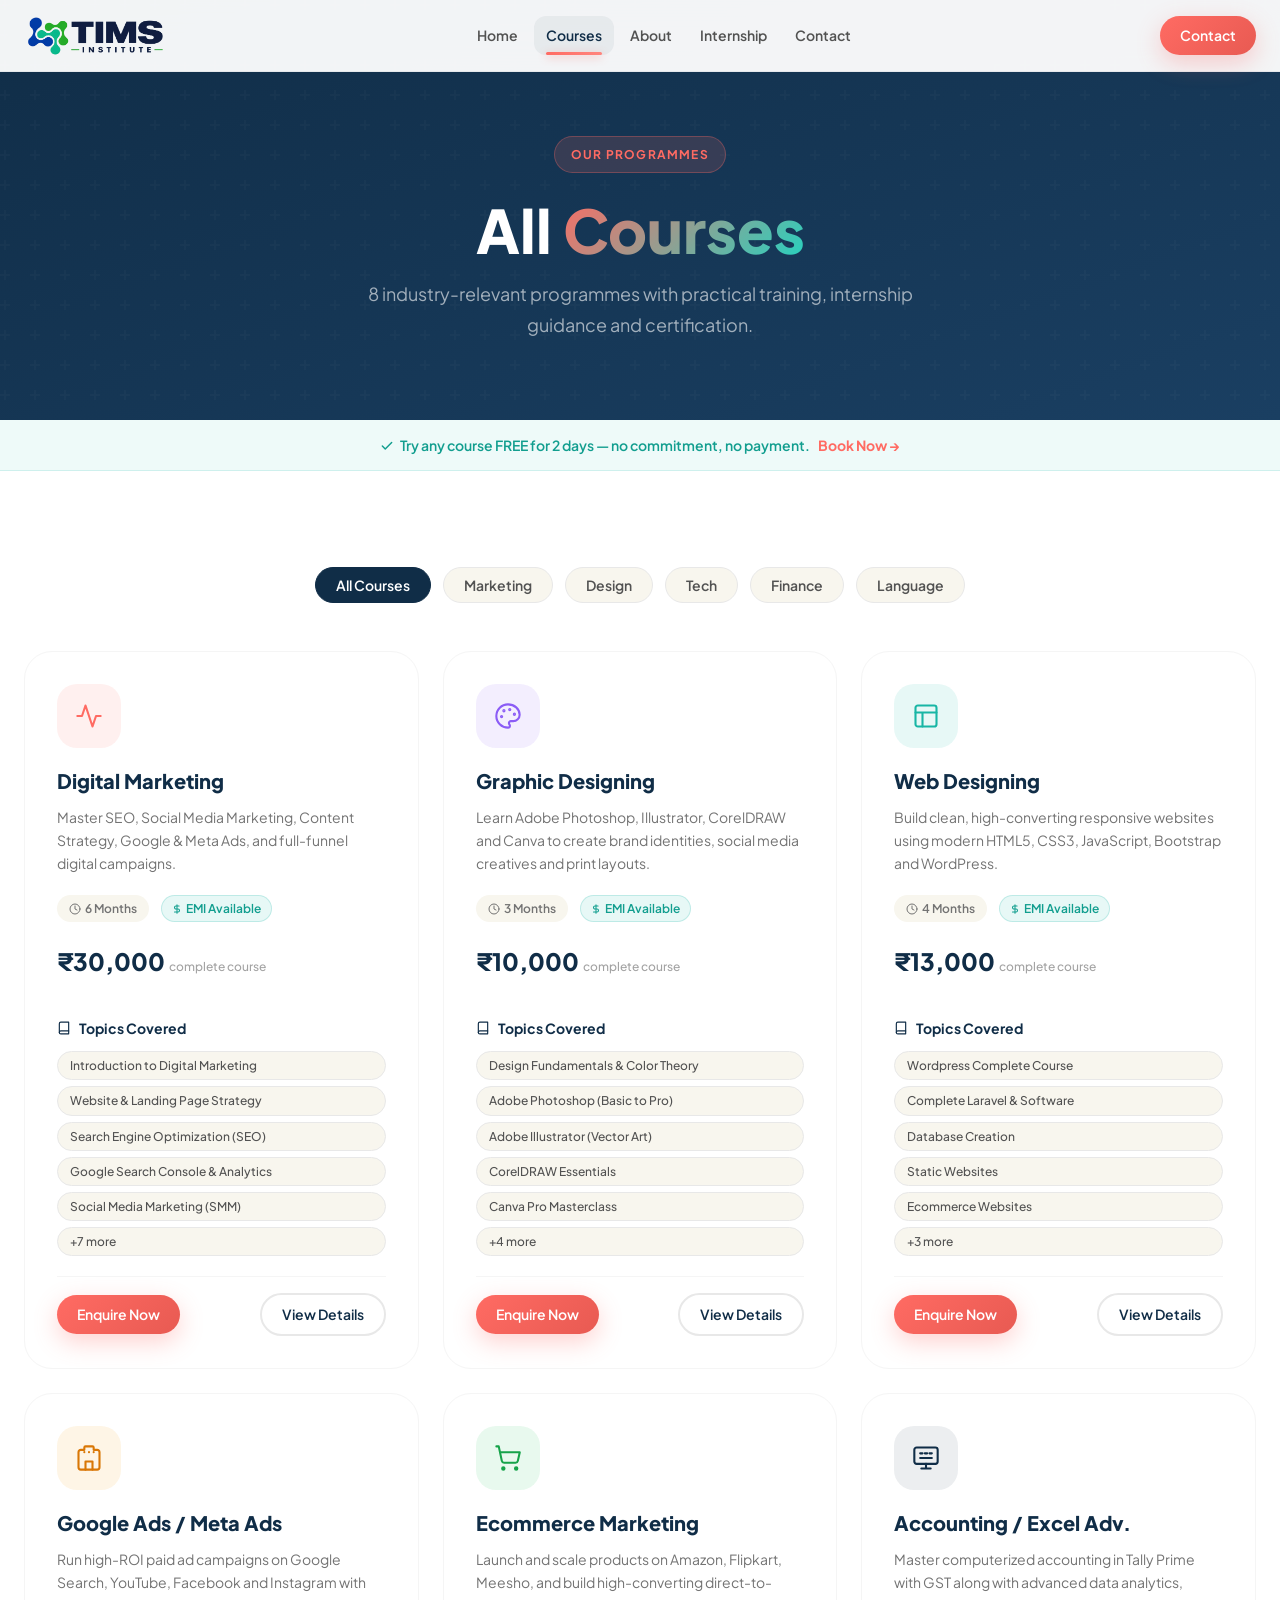
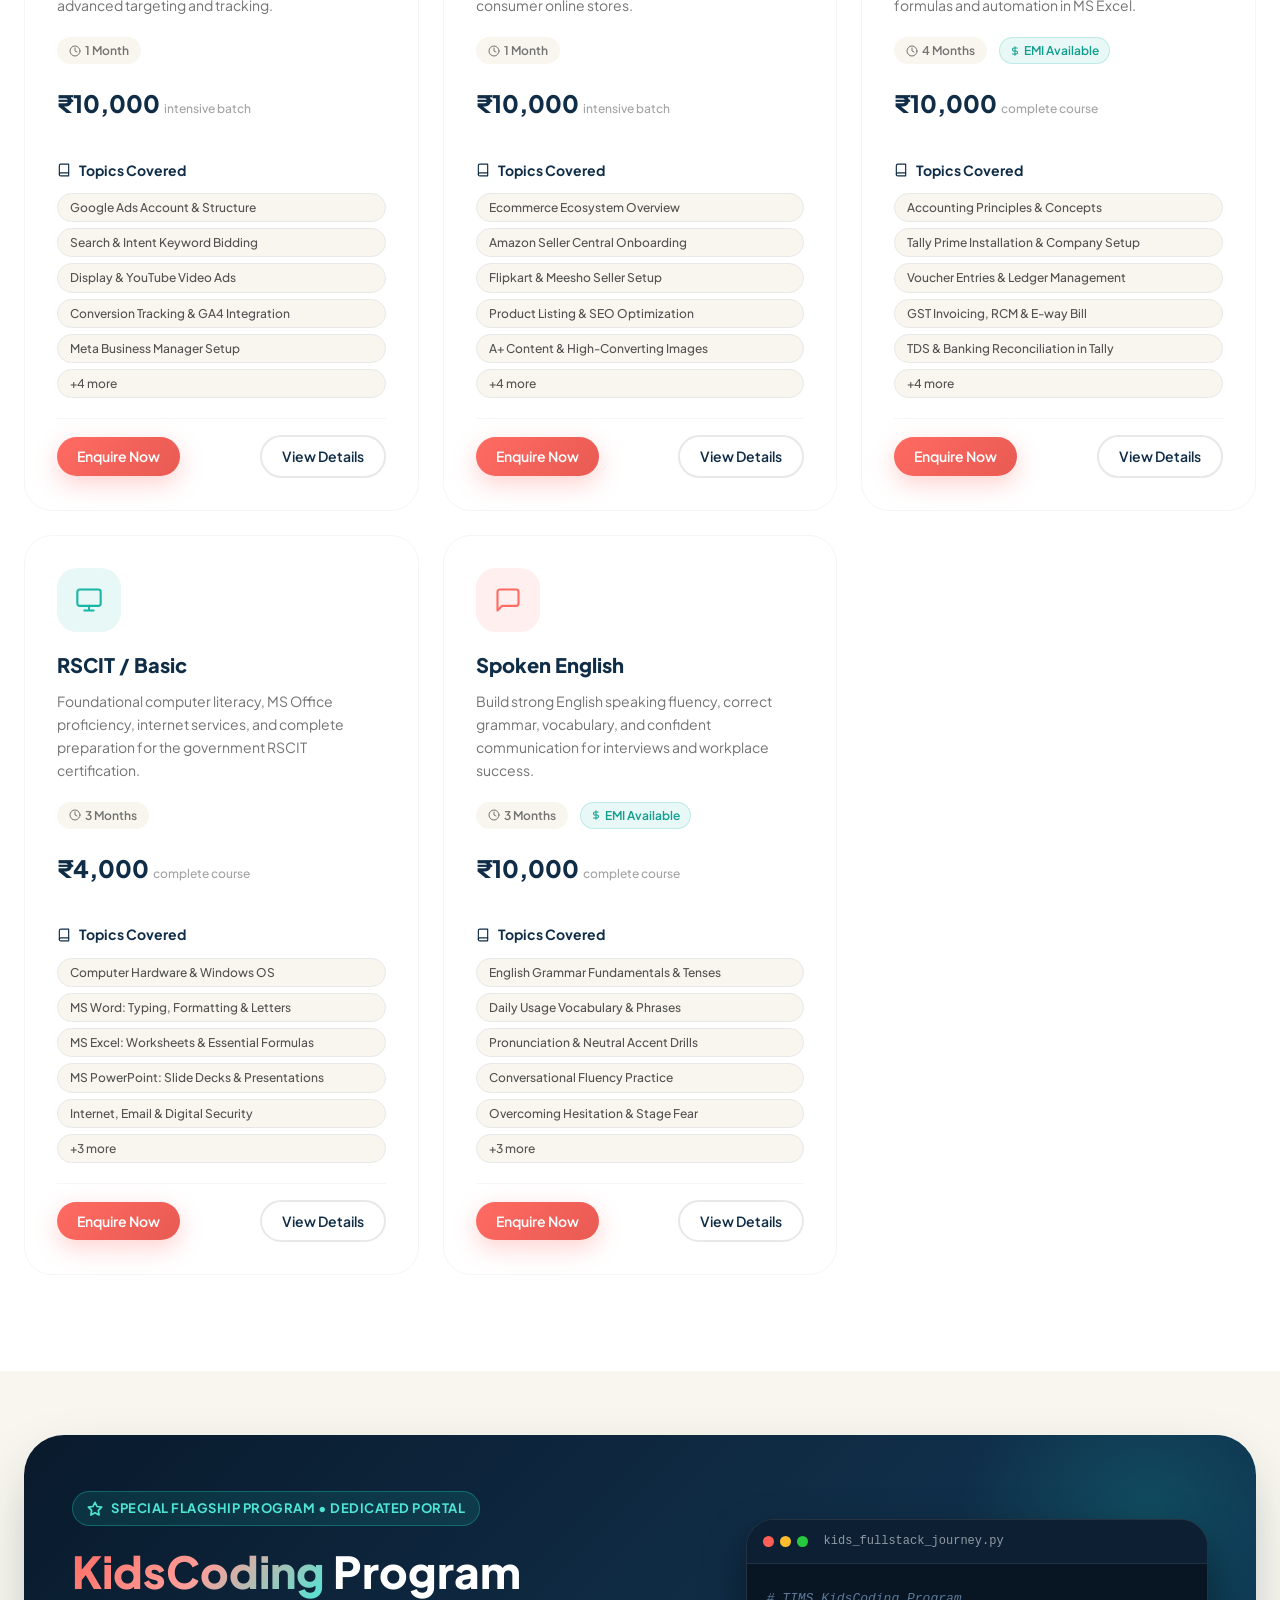
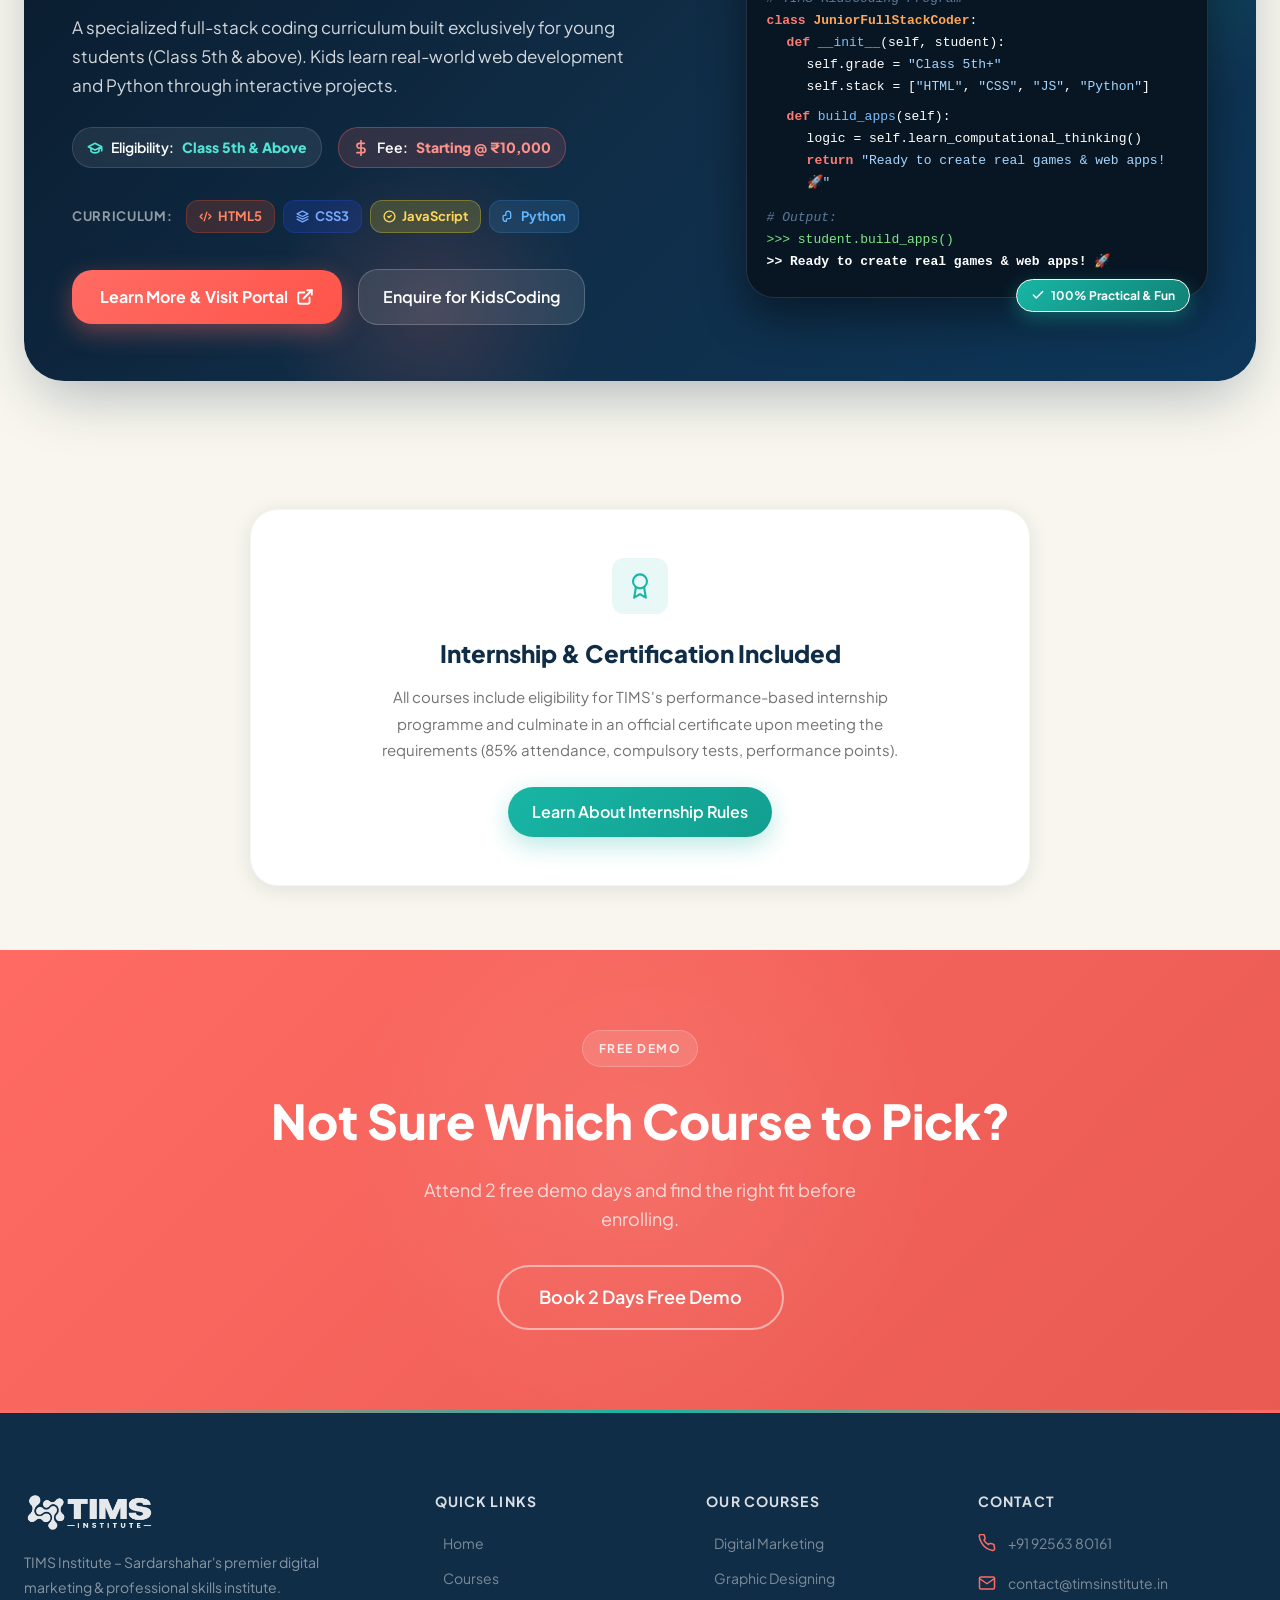
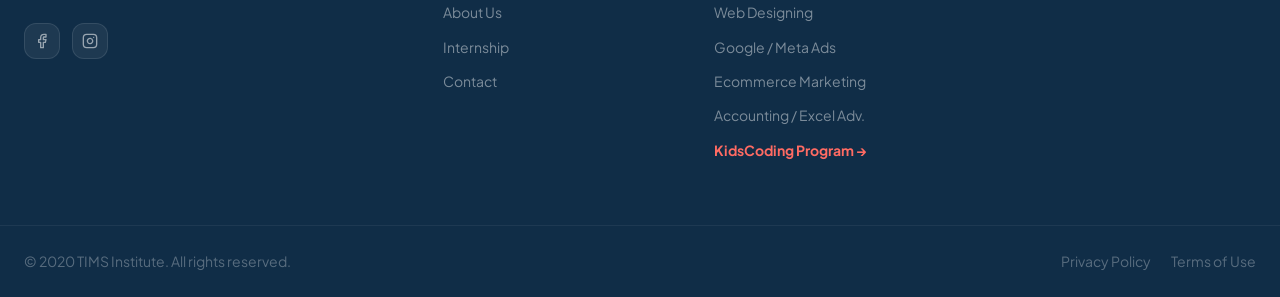
<file: courses.html>
<!DOCTYPE html>
<html lang="en">

<head>
  <meta charset="UTF-8" />
  <meta name="viewport" content="width=device-width, initial-scale=1.0" />
  <title>Courses – TIMS Institute | Digital Marketing, Design, Tech &amp; More</title>
  <meta name="description"
    content="Explore all courses at TIMS Institute – Digital Marketing, Graphic Designing, Web Designing, Google Ads, Ecommerce, Accounting &amp; Excel, RSCIT, and Spoken English." />
  <link rel="icon" type="image/png" href="assets/images/icon.png" />
  <link rel="preload" href="assets/images/TimsLogo.png" as="image" />
  <link rel="preconnect" href="https://fonts.googleapis.com" />
  <link rel="preconnect" href="https://fonts.gstatic.com" crossorigin />
  <link rel="stylesheet" href="css/style.css" />
</head>

<body>

  <!-- NAVBAR -->
  <header id="navbar" class="navbar" role="banner">
    <div class="container navbar-inner">
      <a href="index.html" class="navbar-logo" aria-label="TIMS Institute Home">
        <img src="assets/images/TimsLogo.png" alt="TIMS Institute Logo" />
      </a>
      <nav class="navbar-nav" aria-label="Main navigation">
        <a href="index.html" class="nav-link">Home</a>
        <a href="courses.html" class="nav-link active">Courses</a>
        <a href="about.html" class="nav-link">About</a>
        <a href="internship.html" class="nav-link">Internship</a>
        <a href="contact.html" class="nav-link">Contact</a>
        <span class="nav-indicator" aria-hidden="true"></span>
      </nav>
      <div class="navbar-cta">
        <a href="contact.html" class="btn btn-primary btn-sm">Contact</a>
      </div>
      <button id="hamburger" class="hamburger" aria-label="Toggle menu" aria-expanded="false">
        <span></span><span></span><span></span>
      </button>
    </div>
  </header>

  <nav id="mobile-menu" class="mobile-menu" aria-label="Mobile navigation">
    <a href="index.html" class="mobile-nav-link">Home</a>
    <a href="courses.html" class="mobile-nav-link">Courses</a>
    <a href="about.html" class="mobile-nav-link">About</a>
    <a href="internship.html" class="mobile-nav-link">Internship</a>
    <a href="contact.html" class="mobile-nav-link">Contact</a>
    <div class="mobile-menu-cta">
      <a href="contact.html" class="btn btn-primary">Enquire Now</a>
      <a href="contact.html#demo" class="btn btn-secondary">Book Free Demo</a>
    </div>
  </nav>

  <!-- MAIN SPA CONTENT WRAPPER -->
  <main id="page-content" class="page-content">

    <!-- PAGE HERO -->
    <section class="page-hero">
      <div class="container text-center">
        <div class="page-hero-eyebrow">Our Programmes</div>
        <h1 class="page-hero-title">All <span>Courses</span></h1>
        <p class="page-hero-sub">8 industry-relevant programmes with practical training, internship guidance and
          certification.</p>
      </div>
    </section>

    <!-- DEMO STRIP -->
    <div
      style="background:rgba(24,182,165,0.07);border-bottom:1px solid rgba(24,182,165,0.15);padding:0.75rem 0;text-align:center;">
      <div class="container">
        <span style="font-size:0.875rem;font-weight:600;color:var(--teal-dark);">
          <svg xmlns="http://www.w3.org/2000/svg" width="14" height="14" viewBox="0 0 24 24" fill="none"
            stroke="currentColor" stroke-width="2.5" stroke-linecap="round" stroke-linejoin="round"
            style="display:inline;vertical-align:-2px;margin-right:4px;">
            <polyline points="20 6 9 17 4 12" />
          </svg>
          Try any course FREE for 2 days — no commitment, no payment.
          <a href="contact.html#demo" style="color:var(--coral);font-weight:700;margin-left:6px;">Book Now &rarr;</a>
        </span>
      </div>
    </div>

    <!-- COURSES SECTION -->
    <section class="section" style="background:#ffffff;">
      <div class="container">

        <!-- Filter Buttons -->
        <div class="courses-filter">
          <button class="filter-btn active" data-filter="all">All Courses</button>
          <button class="filter-btn" data-filter="marketing">Marketing</button>
          <button class="filter-btn" data-filter="design">Design</button>
          <button class="filter-btn" data-filter="tech">Tech</button>
          <button class="filter-btn" data-filter="finance">Finance</button>
          <button class="filter-btn" data-filter="language">Language</button>
        </div>

        <!-- Grid rendered by JS -->
        <div id="courses-grid-all" class="courses-grid"></div>

      </div>
    </section>

    <!-- ═══════════════════ KIDSCODING SPECIAL PROGRAM SHOWCASE ═══════════════════ -->
    <section class="kidscoding-section" id="kidscoding" aria-label="KidsCoding Program">
      <div class="container">
        <div class="kidscoding-card reveal">
          <div class="kidscoding-grid">

            <!-- Left Column: Details -->
            <div class="kidscoding-content">
              <div class="kidscoding-badge-top">
                <svg xmlns="http://www.w3.org/2000/svg" width="16" height="16" viewBox="0 0 24 24" fill="none"
                  stroke="currentColor" stroke-width="2.5" stroke-linecap="round" stroke-linejoin="round">
                  <polygon
                    points="12 2 15.09 8.26 22 9.27 17 14.14 18.18 21.02 12 17.77 5.82 21.02 7 14.14 2 9.27 8.91 8.26 12 2" />
                </svg>
                Special Flagship Program • Dedicated Portal
              </div>

              <h2 class="kidscoding-title">
                <span>KidsCoding</span> Program
              </h2>

              <p class="kidscoding-subtitle">
                A specialized full-stack coding curriculum built exclusively for young students (Class 5th &amp; above).
                Kids learn real-world web development and Python through interactive projects.
              </p>

              <div class="kidscoding-features-row">
                <div class="kidscoding-pill">
                  <svg xmlns="http://www.w3.org/2000/svg" width="16" height="16" viewBox="0 0 24 24" fill="none"
                    stroke="#4fe5d5" stroke-width="2.5" stroke-linecap="round" stroke-linejoin="round">
                    <path d="M22 10v6M2 10l10-5 10 5-10 5z" />
                    <path d="M6 12v5c3 3 9 3 12 0v-5" />
                  </svg>
                  Eligibility: <span class="kidscoding-pill-value">Class 5th &amp; Above</span>
                </div>

                <div class="kidscoding-pill kidscoding-pill-fee">
                  <svg xmlns="http://www.w3.org/2000/svg" width="16" height="16" viewBox="0 0 24 24" fill="none"
                    stroke="#ff918b" stroke-width="2.5" stroke-linecap="round" stroke-linejoin="round">
                    <line x1="12" y1="1" x2="12" y2="23" />
                    <path d="M17 5H9.5a3.5 3.5 0 0 0 0 7h5a3.5 3.5 0 0 1 0 7H6" />
                  </svg>
                  Fee: <span class="kidscoding-pill-value">Starting @ ₹10,000</span>
                </div>
              </div>

              <div class="kidscoding-tech-chips">
                <span class="kidscoding-tech-label">Curriculum:</span>
                <span class="tech-tag tech-tag-html">
                  <svg xmlns="http://www.w3.org/2000/svg" width="13" height="13" viewBox="0 0 24 24" fill="none"
                    stroke="currentColor" stroke-width="2.5" stroke-linecap="round" stroke-linejoin="round">
                    <path d="m18 16 4-4-4-4" />
                    <path d="m6 8-4 4 4 4" />
                    <path d="m14.5 4-5 16" />
                  </svg>
                  HTML5
                </span>
                <span class="tech-tag tech-tag-css">
                  <svg xmlns="http://www.w3.org/2000/svg" width="13" height="13" viewBox="0 0 24 24" fill="none"
                    stroke="currentColor" stroke-width="2.5" stroke-linecap="round" stroke-linejoin="round">
                    <path d="M12 2 2 7l10 5 10-5-10-5Z" />
                    <path d="m2 17 10 5 10-5" />
                    <path d="m2 12 10 5 10-5" />
                  </svg>
                  CSS3
                </span>
                <span class="tech-tag tech-tag-js">
                  <svg xmlns="http://www.w3.org/2000/svg" width="13" height="13" viewBox="0 0 24 24" fill="none"
                    stroke="currentColor" stroke-width="2.5" stroke-linecap="round" stroke-linejoin="round">
                    <circle cx="12" cy="12" r="10" />
                    <path d="m9 12 2 2 4-4" />
                  </svg>
                  JavaScript
                </span>
                <span class="tech-tag tech-tag-python">
                  <svg xmlns="http://www.w3.org/2000/svg" width="13" height="13" viewBox="0 0 24 24" fill="none"
                    stroke="currentColor" stroke-width="2.5" stroke-linecap="round" stroke-linejoin="round">
                    <path
                      d="M12 2a5 5 0 0 0-5 5v3H4a2 2 0 0 0-2 2v4a5 5 0 0 0 5 5h1v-3a2 2 0 0 1 2-2h4a2 2 0 0 0 2-2V7a5 5 0 0 0-5-5z" />
                  </svg>
                  Python
                </span>
              </div>

              <div class="kidscoding-cta-group">
                <a href="https://kidscoding.timsinstitute.in" target="_blank" rel="noopener noreferrer"
                  class="btn-kidscoding">
                  <span>Learn More &amp; Visit Portal</span>
                  <svg xmlns="http://www.w3.org/2000/svg" width="18" height="18" viewBox="0 0 24 24" fill="none"
                    stroke="currentColor" stroke-width="2.5" stroke-linecap="round" stroke-linejoin="round">
                    <path d="M18 13v6a2 2 0 0 1-2 2H5a2 2 0 0 1-2-2V8a2 2 0 0 1 2-2h6" />
                    <polyline points="15 3 21 3 21 9" />
                    <line x1="10" y1="14" x2="21" y2="3" />
                  </svg>
                </a>
                <a href="contact.html?course=KidsCoding" class="btn-kidscoding-secondary">
                  Enquire for KidsCoding
                </a>
              </div>
            </div>

            <!-- Right Column: Code Terminal -->
            <div class="kidscoding-terminal-wrap">
              <div class="kidscoding-terminal">
                <div class="terminal-header">
                  <div class="terminal-dots">
                    <span class="terminal-dot dot-red"></span>
                    <span class="terminal-dot dot-yellow"></span>
                    <span class="terminal-dot dot-green"></span>
                  </div>
                  <span class="terminal-title">kids_fullstack_journey.py</span>
                </div>
                <div class="terminal-body">
                  <div class="code-comment"># TIMS KidsCoding Program</div>
                  <div><span class="code-keyword">class</span> <span class="code-class">JuniorFullStackCoder</span>:
                  </div>
                  <div style="padding-left:1.25rem;">
                    <div><span class="code-keyword">def</span> <span class="code-func">__init__</span>(self, student):
                    </div>
                    <div style="padding-left:1.25rem;">
                      <div>self.grade = <span class="code-string">"Class 5th+"</span></div>
                      <div>self.stack = [<span class="code-string">"HTML"</span>, <span
                          class="code-string">"CSS"</span>, <span class="code-string">"JS"</span>, <span
                          class="code-string">"Python"</span>]</div>
                    </div>
                  </div>
                  <div style="padding-left:1.25rem;margin-top:0.5rem;">
                    <div><span class="code-keyword">def</span> <span class="code-func">build_apps</span>(self):</div>
                    <div style="padding-left:1.25rem;">
                      <div>logic = self.learn_computational_thinking()</div>
                      <div><span class="code-keyword">return</span> <span class="code-string">"Ready to create real
                          games &amp; web apps! 🚀"</span></div>
                    </div>
                  </div>
                  <div style="margin-top:0.75rem;"><span class="code-comment"># Output:</span></div>
                  <div class="code-highlight">&gt;&gt;&gt; student.build_apps()</div>
                  <div style="color:#ffffff;font-weight:600;">&gt;&gt; Ready to create real games &amp; web apps! 🚀
                  </div>
                </div>
              </div>
              <div class="terminal-footer-badge">
                <svg xmlns="http://www.w3.org/2000/svg" width="14" height="14" viewBox="0 0 24 24" fill="none"
                  stroke="currentColor" stroke-width="2.5" stroke-linecap="round" stroke-linejoin="round">
                  <polyline points="20 6 9 17 4 12" />
                </svg>
                100% Practical &amp; Fun
              </div>
            </div>

          </div>
        </div>
      </div>
    </section>

    <!-- INTERNSHIP NOTE -->
    <section class="section-sm" style="background:var(--warm-white);">
      <div class="container text-center reveal">
        <div
          style="background:#ffffff;border:1.5px solid var(--gray-100);border-radius:var(--radius-xl);padding:3rem;max-width:780px;margin:0 auto;box-shadow:var(--shadow-md);">
          <div
            style="width:56px;height:56px;border-radius:var(--radius-md);background:rgba(24,182,165,0.1);display:flex;align-items:center;justify-content:center;margin:0 auto 1.25rem;color:var(--teal);">
            <svg xmlns="http://www.w3.org/2000/svg" width="28" height="28" viewBox="0 0 24 24" fill="none"
              stroke="currentColor" stroke-width="1.8" stroke-linecap="round" stroke-linejoin="round">
              <circle cx="12" cy="8" r="6" />
              <path d="M15.477 12.89 17 22l-5-3-5 3 1.523-9.11" />
            </svg>
          </div>
          <h2 style="font-size:1.5rem;font-weight:800;color:var(--navy);margin-bottom:0.75rem;">Internship &amp;
            Certification Included</h2>
          <p style="font-size:0.9375rem;color:var(--gray-500);line-height:1.75;max-width:580px;margin:0 auto 1.5rem;">
            All courses include eligibility for TIMS's performance-based internship programme and culminate in an
            official certificate upon meeting the requirements (85% attendance, compulsory tests, performance points).
          </p>
          <a href="internship.html" class="btn btn-teal">Learn About Internship Rules</a>
        </div>
      </div>
    </section>

    <!-- DEMO CTA -->
    <section class="demo-cta">
      <div class="container text-center">
        <div class="section-label" style="justify-content:center;">Free Demo</div>
        <h2 class="demo-cta-title">Not Sure Which Course to Pick?</h2>
        <p class="demo-cta-sub">Attend 2 free demo days and find the right fit before enrolling.</p>
        <a href="contact.html#demo" class="btn btn-outline-white btn-lg">Book 2 Days Free Demo</a>
      </div>
    </section>

  </main>

  <!-- FOOTER -->
  <footer class="footer" role="contentinfo">
    <div class="container">
      <div class="footer-grid">
        <div class="footer-brand">
          <img src="assets/images/TimsLogo.png" alt="TIMS Institute" />
          <p class="footer-brand-desc">TIMS Institute – Sardarshahar's premier digital marketing &amp; professional
            skills institute.</p>
          <div class="footer-social">
            <a href="https://www.facebook.com/timslearning" class="social-link" aria-label="Facebook" target="_blank"
              rel="noopener noreferrer">
              <svg xmlns="http://www.w3.org/2000/svg" width="16" height="16" viewBox="0 0 24 24" fill="none"
                stroke="currentColor" stroke-width="2" stroke-linecap="round" stroke-linejoin="round">
                <path d="M18 2h-3a5 5 0 0 0-5 5v3H7v4h3v8h4v-8h3l1-4h-4V7a1 1 0 0 1 1-1h3z" />
              </svg>
            </a>
            <a href="https://instagram.com/tims_institute" class="social-link" aria-label="Instagram" target="_blank"
              rel="noopener noreferrer">
              <svg xmlns="http://www.w3.org/2000/svg" width="16" height="16" viewBox="0 0 24 24" fill="none"
                stroke="currentColor" stroke-width="2" stroke-linecap="round" stroke-linejoin="round">
                <rect x="2" y="2" width="20" height="20" rx="5" ry="5" />
                <path d="M16 11.37A4 4 0 1 1 12.63 8 4 4 0 0 1 16 11.37z" />
                <line x1="17.5" y1="6.5" x2="17.51" y2="6.5" />
              </svg>
            </a>
          </div>
        </div>
        <div class="footer-col">
          <h4>Quick Links</h4>
          <ul class="footer-links">
            <li><a href="index.html" class="footer-link">Home</a></li>
            <li><a href="courses.html" class="footer-link">Courses</a></li>
            <li><a href="about.html" class="footer-link">About Us</a></li>
            <li><a href="internship.html" class="footer-link">Internship</a></li>
            <li><a href="contact.html" class="footer-link">Contact</a></li>
          </ul>
        </div>
        <div class="footer-col">
          <h4>Our Courses</h4>
          <ul class="footer-links">
            <li><a href="courses.html#digital-marketing" class="footer-link">Digital Marketing</a></li>
            <li><a href="courses.html#graphic-designing" class="footer-link">Graphic Designing</a></li>
            <li><a href="courses.html#web-designing" class="footer-link">Web Designing</a></li>
            <li><a href="courses.html#google-meta-ads" class="footer-link">Google / Meta Ads</a></li>
            <li><a href="courses.html#ecommerce-marketing" class="footer-link">Ecommerce Marketing</a></li>
            <li><a href="courses.html#accounting-excel" class="footer-link">Accounting / Excel Adv.</a></li>
            <li><a href="https://kidscoding.timsinstitute.in" target="_blank" rel="noopener noreferrer"
                class="footer-link" style="color:var(--coral);font-weight:700;">KidsCoding Program &rarr;</a></li>
          </ul>
        </div>
        <div class="footer-col">
          <h4>Contact</h4>
          <div class="footer-contact-item">
            <svg class="footer-contact-icon" xmlns="http://www.w3.org/2000/svg" viewBox="0 0 24 24" fill="none"
              stroke="currentColor" stroke-width="2" stroke-linecap="round" stroke-linejoin="round">
              <path
                d="M22 16.92v3a2 2 0 0 1-2.18 2 19.79 19.79 0 0 1-8.63-3.07A19.5 19.5 0 0 1 4.69 11.4 19.79 19.79 0 0 1 1.61 2.75 2 2 0 0 1 3.6.57h3a2 2 0 0 1 2 1.72 12.84 12.84 0 0 0 .7 2.81 2 2 0 0 1-.45 2.11L7.91 8.1a16 16 0 0 0 6 6l.91-.91a2 2 0 0 1 2.11-.45 12.84 12.84 0 0 0 2.81.7A2 2 0 0 1 21.5 16v.92z" />
            </svg>
            <span class="footer-contact-text"><a href="tel:+919256380161">+91 92563 80161</a></span>
          </div>
          <div class="footer-contact-item">
            <svg class="footer-contact-icon" xmlns="http://www.w3.org/2000/svg" viewBox="0 0 24 24" fill="none"
              stroke="currentColor" stroke-width="2" stroke-linecap="round" stroke-linejoin="round">
              <path d="M4 4h16c1.1 0 2 .9 2 2v12c0 1.1-.9 2-2 2H4c-1.1 0-2-.9-2-2V6c0-1.1.9-2 2-2z" />
              <polyline points="22,6 12,13 2,6" />
            </svg>
            <span class="footer-contact-text"><a
                href="mailto:contact@timsinstitute.in">contact@timsinstitute.in</a></span>
          </div>
        </div>
      </div>
    </div>
    <div class="footer-bottom">
      <div class="container"
        style="display:flex;align-items:center;justify-content:space-between;flex-wrap:wrap;gap:1rem;">
        <p class="footer-copyright">&copy; <span id="year">2020</span> TIMS Institute. All rights reserved.</p>
        <div class="footer-bottom-links">
          <a href="#" class="footer-bottom-link">Privacy Policy</a>
          <a href="#" class="footer-bottom-link">Terms of Use</a>
        </div>
      </div>
    </div>
  </footer>

  <button id="back-to-top" class="back-to-top" aria-label="Back to top">
    <svg xmlns="http://www.w3.org/2000/svg" width="20" height="20" viewBox="0 0 24 24" fill="none" stroke="currentColor"
      stroke-width="2.5" stroke-linecap="round" stroke-linejoin="round">
      <path d="M18 15l-6-6-6 6" />
    </svg>
  </button>

  <script src="js/courses.js"></script>
  <script src="js/main.js"></script>
</body>

</html>
</file>
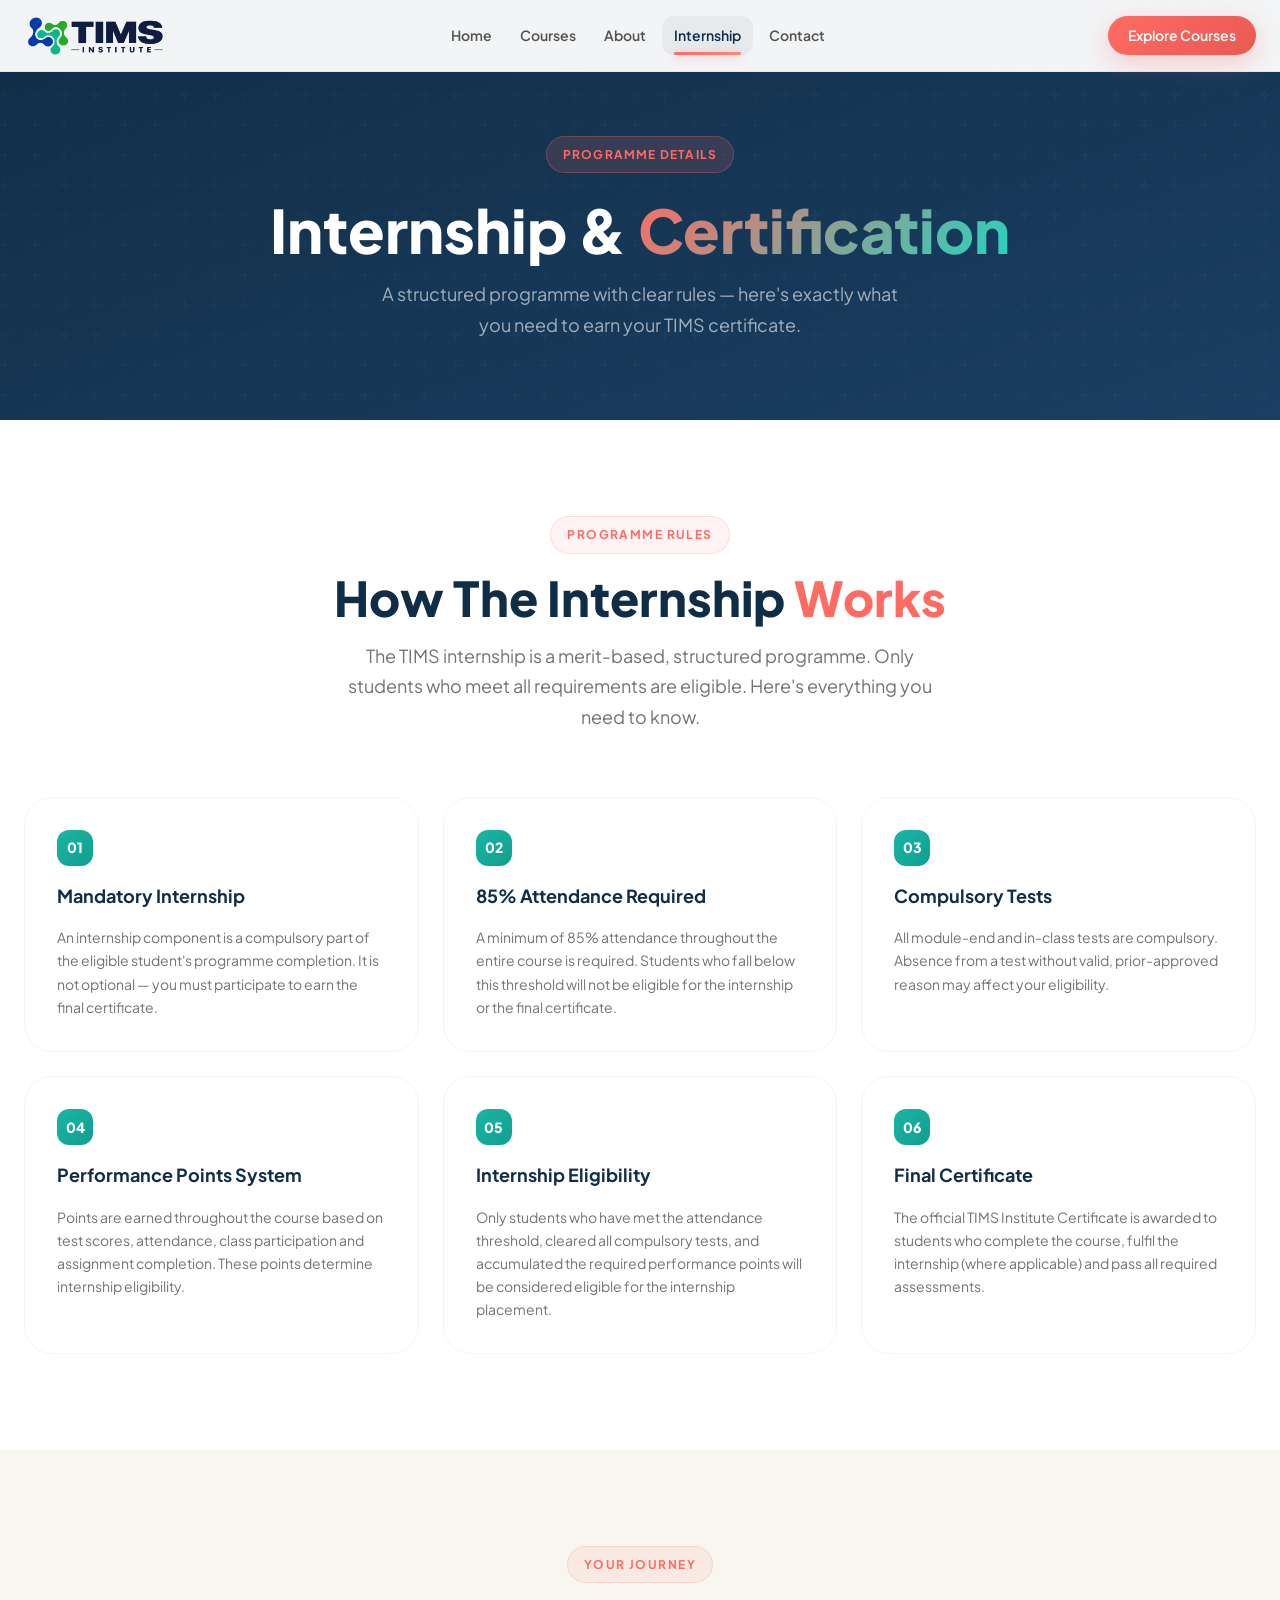
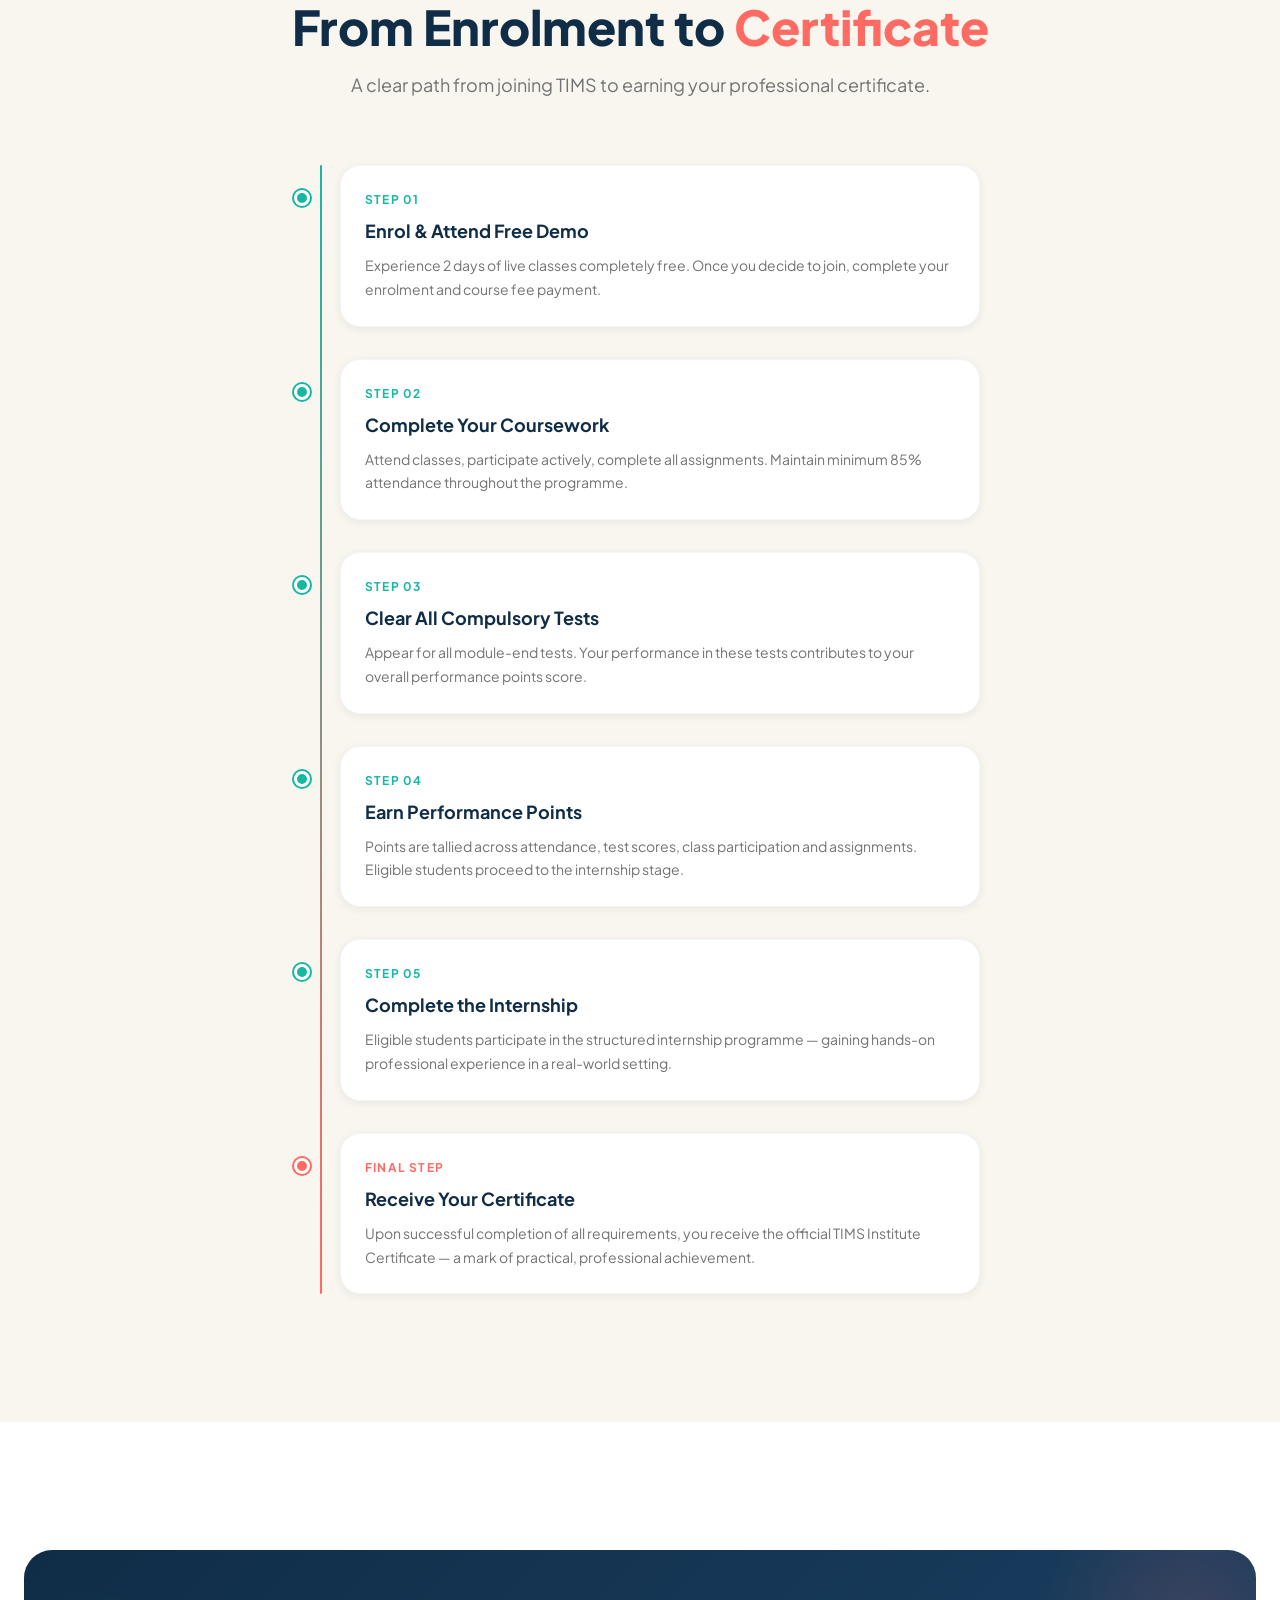
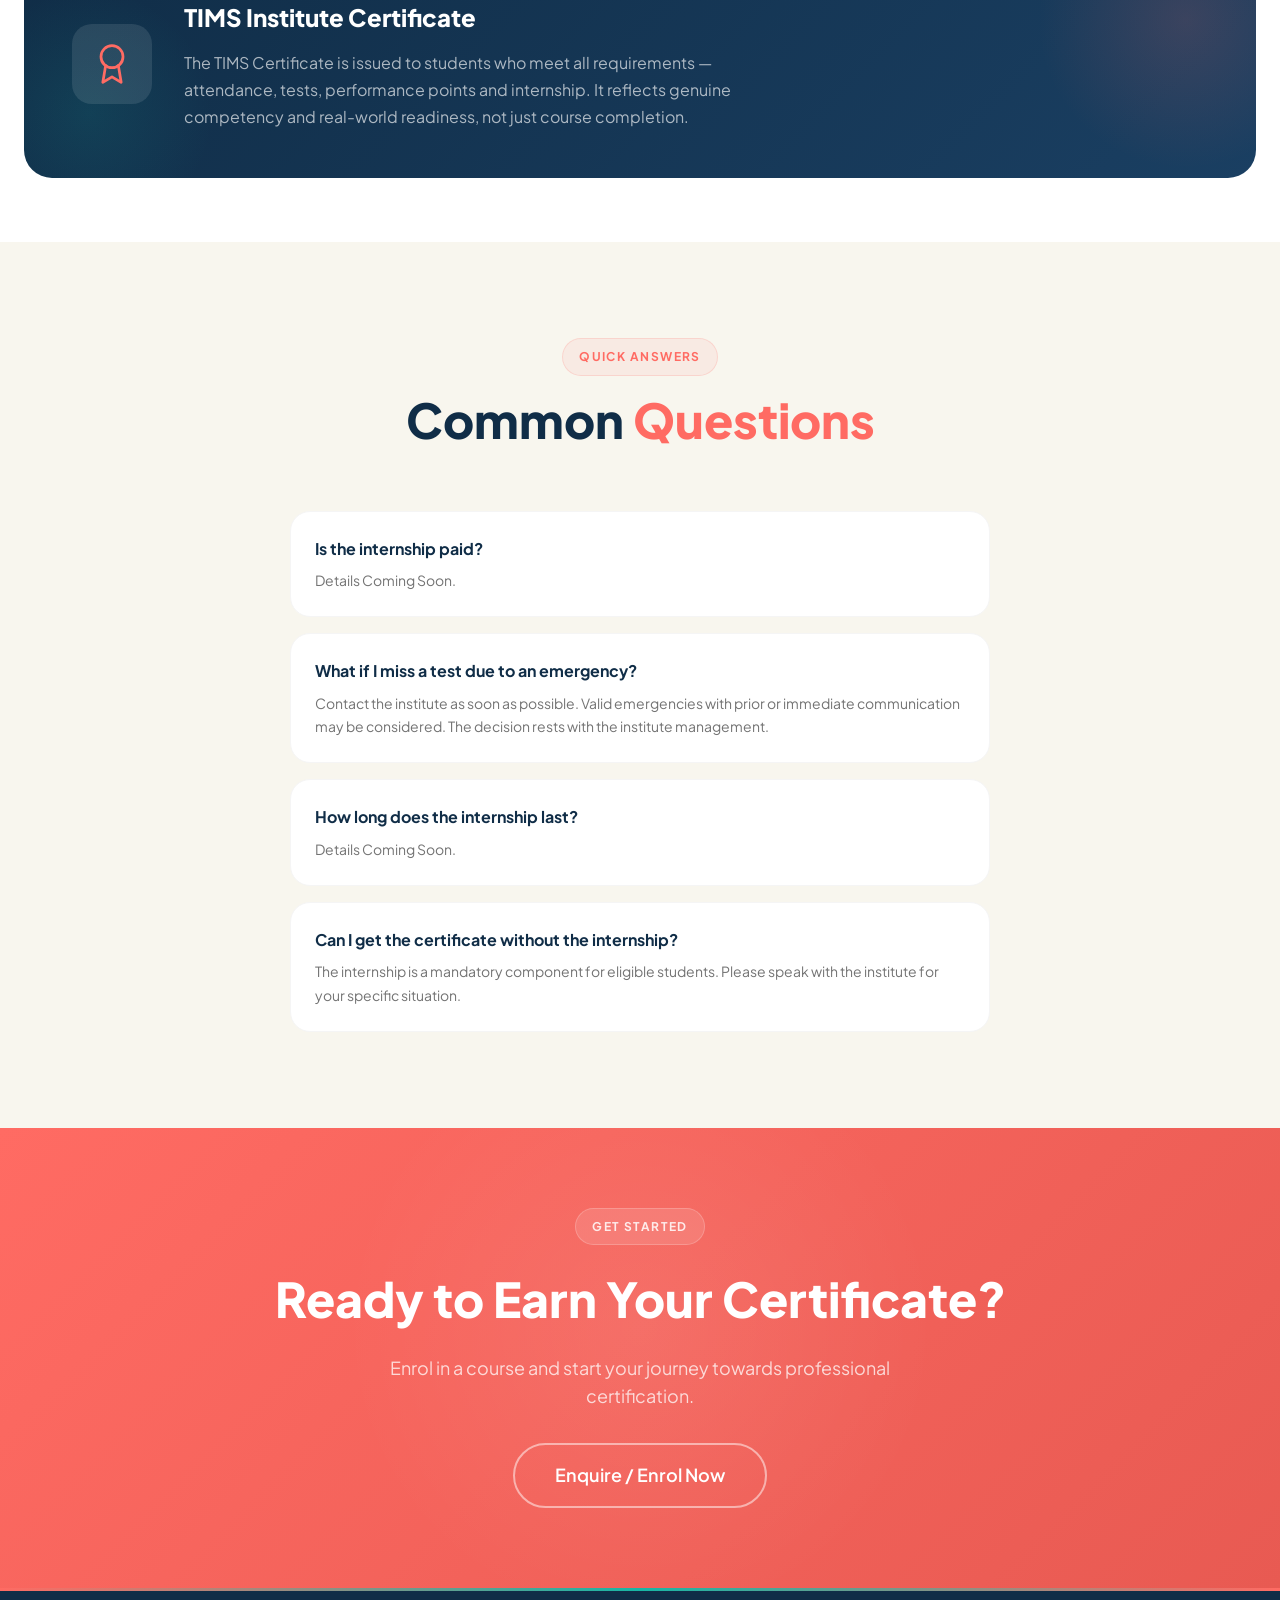
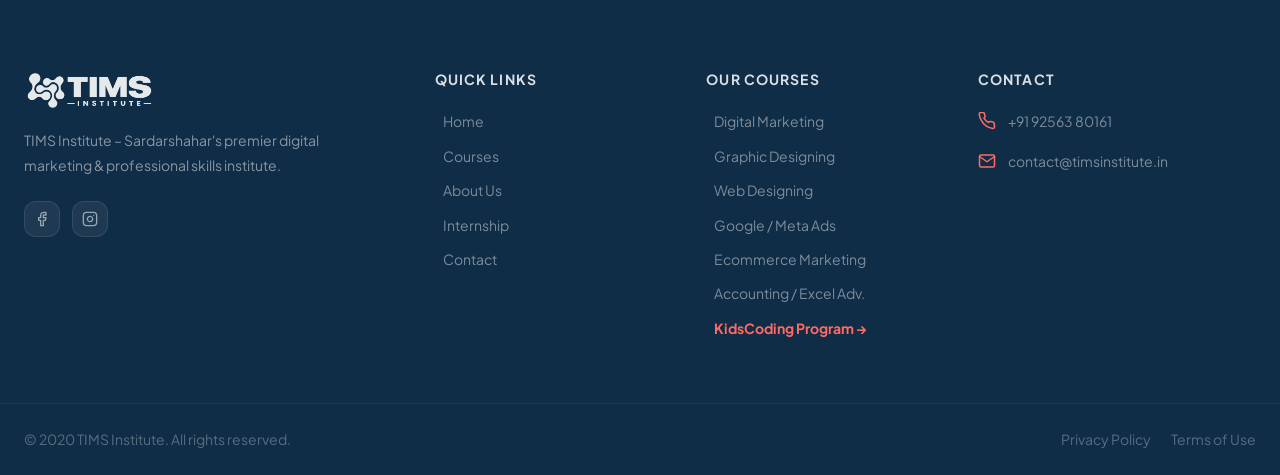
<file: internship.html>
<!DOCTYPE html>
<html lang="en">

<head>
  <meta charset="UTF-8" />
  <meta name="viewport" content="width=device-width, initial-scale=1.0" />
  <title>Internship & Certification – TIMS Institute</title>
  <meta name="description"
    content="Learn about the TIMS Institute internship programme – eligibility, attendance requirements, performance points, and how to earn your certificate." />
  <link rel="icon" type="image/png" href="assets/images/icon.png" />
  <link rel="preload" href="assets/images/TimsLogo.png" as="image" />
  <link rel="preconnect" href="https://fonts.googleapis.com" />
  <link rel="preconnect" href="https://fonts.gstatic.com" crossorigin />
  <link rel="stylesheet" href="css/style.css" />
</head>

<body>

  <!-- NAVBAR -->
  <header id="navbar" class="navbar" role="banner">
    <div class="container navbar-inner">
      <a href="index.html" class="navbar-logo" aria-label="TIMS Institute Home">
        <img src="assets/images/TimsLogo.png" alt="TIMS Institute Logo" />
      </a>
      <nav class="navbar-nav" aria-label="Main navigation">
        <a href="index.html" class="nav-link">Home</a>
        <a href="courses.html" class="nav-link">Courses</a>
        <a href="about.html" class="nav-link">About</a>
        <a href="internship.html" class="nav-link active">Internship</a>
        <a href="contact.html" class="nav-link">Contact</a>
        <span class="nav-indicator" aria-hidden="true"></span>
      </nav>
      <div class="navbar-cta">
        <a href="courses.html" class="btn btn-primary btn-sm">Explore Courses</a>
      </div>
      <button id="hamburger" class="hamburger" aria-label="Toggle menu" aria-expanded="false">
        <span></span><span></span><span></span>
      </button>
    </div>
  </header>

  <nav id="mobile-menu" class="mobile-menu" aria-label="Mobile navigation">
    <a href="index.html" class="mobile-nav-link">Home</a>
    <a href="courses.html" class="mobile-nav-link">Courses</a>
    <a href="about.html" class="mobile-nav-link">About</a>
    <a href="internship.html" class="mobile-nav-link">Internship</a>
    <a href="contact.html" class="mobile-nav-link">Contact</a>
    <div class="mobile-menu-cta">
      <a href="contact.html" class="btn btn-primary">Enquire Now</a>
    </div>
  </nav>

  <!-- MAIN SPA CONTENT WRAPPER -->
  <main id="page-content" class="page-content">

    <!-- PAGE HERO -->
    <section class="page-hero">
      <div class="container text-center">
        <div class="page-hero-eyebrow">Programme Details</div>
        <h1 class="page-hero-title">Internship & <span>Certification</span></h1>
        <p class="page-hero-sub">A structured programme with clear rules — here's exactly what you need to earn your
          TIMS certificate.</p>
      </div>
    </section>

    <!-- OVERVIEW CARDS -->
    <section class="section" style="background:#ffffff;">
      <div class="container">
        <div class="section-header text-center reveal">
          <div class="section-label">Programme Rules</div>
          <h2 class="section-title">How The Internship <span>Works</span></h2>
          <p class="section-subtitle centered">
            The TIMS internship is a merit-based, structured programme. Only students who meet all requirements are
            eligible. Here's everything you need to know.
          </p>
        </div>

        <div class="internship-grid">
          <div class="internship-rule-card reveal stagger-1">
            <div class="rule-number">01</div>
            <h3 class="rule-title">Mandatory Internship</h3>
            <p class="rule-desc">An internship component is a compulsory part of the eligible student's programme
              completion. It is not optional — you must participate to earn the final certificate.</p>
          </div>
          <div class="internship-rule-card reveal stagger-2">
            <div class="rule-number">02</div>
            <h3 class="rule-title">85% Attendance Required</h3>
            <p class="rule-desc">A minimum of 85% attendance throughout the entire course is required. Students who fall
              below this threshold will not be eligible for the internship or the final certificate.</p>
          </div>
          <div class="internship-rule-card reveal stagger-3">
            <div class="rule-number">03</div>
            <h3 class="rule-title">Compulsory Tests</h3>
            <p class="rule-desc">All module-end and in-class tests are compulsory. Absence from a test without valid,
              prior-approved reason may affect your eligibility.</p>
          </div>
          <div class="internship-rule-card reveal stagger-4">
            <div class="rule-number">04</div>
            <h3 class="rule-title">Performance Points System</h3>
            <p class="rule-desc">Points are earned throughout the course based on test scores, attendance, class
              participation and assignment completion. These points determine internship eligibility.</p>
          </div>
          <div class="internship-rule-card reveal stagger-5">
            <div class="rule-number">05</div>
            <h3 class="rule-title">Internship Eligibility</h3>
            <p class="rule-desc">Only students who have met the attendance threshold, cleared all compulsory tests, and
              accumulated the required performance points will be considered eligible for the internship placement.</p>
          </div>
          <div class="internship-rule-card reveal stagger-6">
            <div class="rule-number">06</div>
            <h3 class="rule-title">Final Certificate</h3>
            <p class="rule-desc">The official TIMS Institute Certificate is awarded to students who complete the course,
              fulfil the internship (where applicable) and pass all required assessments.</p>
          </div>
        </div>
      </div>
    </section>

    <!-- TIMELINE -->
    <section class="section" style="background:var(--warm-white);">
      <div class="container">
        <div class="section-header text-center reveal">
          <div class="section-label">Your Journey</div>
          <h2 class="section-title">From Enrolment to <span>Certificate</span></h2>
          <p class="section-subtitle centered">A clear path from joining TIMS to earning your professional certificate.
          </p>
        </div>

        <div style="max-width:680px;margin:0 auto;">
          <div class="intern-timeline">

            <div class="intern-step reveal">
              <div class="intern-step-dot"></div>
              <div class="intern-step-num">Step 01</div>
              <h3>Enrol & Attend Free Demo</h3>
              <p>Experience 2 days of live classes completely free. Once you decide to join, complete your enrolment and
                course fee payment.</p>
            </div>

            <div class="intern-step reveal stagger-1">
              <div class="intern-step-dot"></div>
              <div class="intern-step-num">Step 02</div>
              <h3>Complete Your Coursework</h3>
              <p>Attend classes, participate actively, complete all assignments. Maintain minimum 85% attendance
                throughout the programme.</p>
            </div>

            <div class="intern-step reveal stagger-2">
              <div class="intern-step-dot"></div>
              <div class="intern-step-num">Step 03</div>
              <h3>Clear All Compulsory Tests</h3>
              <p>Appear for all module-end tests. Your performance in these tests contributes to your overall
                performance points score.</p>
            </div>

            <div class="intern-step reveal stagger-3">
              <div class="intern-step-dot"></div>
              <div class="intern-step-num">Step 04</div>
              <h3>Earn Performance Points</h3>
              <p>Points are tallied across attendance, test scores, class participation and assignments. Eligible
                students proceed to the internship stage.</p>
            </div>

            <div class="intern-step reveal stagger-4">
              <div class="intern-step-dot"></div>
              <div class="intern-step-num">Step 05</div>
              <h3>Complete the Internship</h3>
              <p>Eligible students participate in the structured internship programme — gaining hands-on professional
                experience in a real-world setting.</p>
            </div>

            <div class="intern-step reveal stagger-5">
              <div class="intern-step-dot" style="background:var(--coral);box-shadow:0 0 0 2px var(--coral);"></div>
              <div class="intern-step-num" style="color:var(--coral);">Final Step</div>
              <h3>Receive Your Certificate</h3>
              <p>Upon successful completion of all requirements, you receive the official TIMS Institute Certificate — a
                mark of practical, professional achievement.</p>
            </div>

          </div>
        </div>
      </div>
    </section>

    <!-- CERT HIGHLIGHT -->
    <section class="section-sm" style="background:#ffffff;">
      <div class="container">
        <div class="cert-highlight reveal">
          <div class="cert-icon-big">
            <svg xmlns="http://www.w3.org/2000/svg" width="44" height="44" viewBox="0 0 24 24" fill="none"
              stroke="currentColor" stroke-width="1.5" stroke-linecap="round" stroke-linejoin="round">
              <circle cx="12" cy="8" r="6" />
              <path d="M15.477 12.89 17 22l-5-3-5 3 1.523-9.11" />
            </svg>
          </div>
          <div class="cert-text">
            <h3>TIMS Institute Certificate</h3>
            <p>The TIMS Certificate is issued to students who meet all requirements — attendance, tests, performance
              points and internship. It reflects genuine competency and real-world readiness, not just course
              completion.</p>
          </div>
        </div>
      </div>
    </section>

    <!-- FAQ QUICK -->
    <section class="section" style="background:var(--warm-white);">
      <div class="container">
        <div class="section-header text-center reveal">
          <div class="section-label">Quick Answers</div>
          <h2 class="section-title">Common <span>Questions</span></h2>
        </div>
        <div style="max-width:700px;margin:0 auto;display:flex;flex-direction:column;gap:1rem;">

          <div
            style="background:#ffffff;border:1.5px solid var(--gray-100);border-radius:var(--radius-lg);padding:1.5rem;"
            class="reveal stagger-1">
            <h3 style="font-size:1rem;font-weight:700;color:var(--navy);margin-bottom:0.5rem;">Is the internship paid?
            </h3>
            <p style="font-size:0.875rem;color:var(--gray-500);line-height:1.65;">Details Coming Soon.</p>
          </div>

          <div
            style="background:#ffffff;border:1.5px solid var(--gray-100);border-radius:var(--radius-lg);padding:1.5rem;"
            class="reveal stagger-2">
            <h3 style="font-size:1rem;font-weight:700;color:var(--navy);margin-bottom:0.5rem;">What if I miss a test due
              to an emergency?</h3>
            <p style="font-size:0.875rem;color:var(--gray-500);line-height:1.65;">Contact the institute as soon as
              possible. Valid emergencies with prior or immediate communication may be considered. The decision rests
              with the institute management.</p>
          </div>

          <div
            style="background:#ffffff;border:1.5px solid var(--gray-100);border-radius:var(--radius-lg);padding:1.5rem;"
            class="reveal stagger-3">
            <h3 style="font-size:1rem;font-weight:700;color:var(--navy);margin-bottom:0.5rem;">How long does the
              internship last?</h3>
            <p style="font-size:0.875rem;color:var(--gray-500);line-height:1.65;">Details Coming Soon.</p>
          </div>

          <div
            style="background:#ffffff;border:1.5px solid var(--gray-100);border-radius:var(--radius-lg);padding:1.5rem;"
            class="reveal stagger-4">
            <h3 style="font-size:1rem;font-weight:700;color:var(--navy);margin-bottom:0.5rem;">Can I get the certificate
              without the internship?</h3>
            <p style="font-size:0.875rem;color:var(--gray-500);line-height:1.65;">The internship is a mandatory
              component for eligible students. Please speak with the institute for your specific situation.</p>
          </div>

        </div>
      </div>
    </section>

    <!-- CTA -->
    <section class="demo-cta">
      <div class="container text-center">
        <div class="section-label" style="justify-content:center;">Get Started</div>
        <h2 class="demo-cta-title">Ready to Earn Your Certificate?</h2>
        <p class="demo-cta-sub">Enrol in a course and start your journey towards professional certification.</p>
        <a href="contact.html" class="btn btn-outline-white btn-lg">Enquire / Enrol Now</a>
      </div>
    </section>
  </main>

  <!-- FOOTER -->
  <footer class="footer" role="contentinfo">
    <div class="container">
      <div class="footer-grid">
        <div class="footer-brand">
          <img src="assets/images/TimsLogo.png" alt="TIMS Institute" />
          <p class="footer-brand-desc">TIMS Institute – Sardarshahar's premier digital marketing &amp; professional
            skills institute.</p>
          <div class="footer-social">
            <a href="https://www.facebook.com/timslearning" class="social-link" aria-label="Facebook" target="_blank"
              rel="noopener noreferrer">
              <svg xmlns="http://www.w3.org/2000/svg" width="16" height="16" viewBox="0 0 24 24" fill="none"
                stroke="currentColor" stroke-width="2" stroke-linecap="round" stroke-linejoin="round">
                <path d="M18 2h-3a5 5 0 0 0-5 5v3H7v4h3v8h4v-8h3l1-4h-4V7a1 1 0 0 1 1-1h3z" />
              </svg>
            </a>
            <a href="https://instagram.com/tims_institute" class="social-link" aria-label="Instagram" target="_blank"
              rel="noopener noreferrer">
              <svg xmlns="http://www.w3.org/2000/svg" width="16" height="16" viewBox="0 0 24 24" fill="none"
                stroke="currentColor" stroke-width="2" stroke-linecap="round" stroke-linejoin="round">
                <rect x="2" y="2" width="20" height="20" rx="5" ry="5" />
                <path d="M16 11.37A4 4 0 1 1 12.63 8 4 4 0 0 1 16 11.37z" />
                <line x1="17.5" y1="6.5" x2="17.51" y2="6.5" />
              </svg>
            </a>
          </div>
        </div>
        <div class="footer-col">
          <h4>Quick Links</h4>
          <ul class="footer-links">
            <li><a href="index.html" class="footer-link">Home</a></li>
            <li><a href="courses.html" class="footer-link">Courses</a></li>
            <li><a href="about.html" class="footer-link">About Us</a></li>
            <li><a href="internship.html" class="footer-link">Internship</a></li>
            <li><a href="contact.html" class="footer-link">Contact</a></li>
          </ul>
        </div>
        <div class="footer-col">
          <h4>Our Courses</h4>
          <ul class="footer-links">
            <li><a href="courses.html#digital-marketing" class="footer-link">Digital Marketing</a></li>
            <li><a href="courses.html#graphic-designing" class="footer-link">Graphic Designing</a></li>
            <li><a href="courses.html#web-designing" class="footer-link">Web Designing</a></li>
            <li><a href="courses.html#google-meta-ads" class="footer-link">Google / Meta Ads</a></li>
            <li><a href="courses.html#ecommerce-marketing" class="footer-link">Ecommerce Marketing</a></li>
            <li><a href="courses.html#accounting-excel" class="footer-link">Accounting / Excel Adv.</a></li>
            <li><a href="https://kidscoding.timsinstitute.in" target="_blank" rel="noopener noreferrer"
                class="footer-link" style="color:var(--coral);font-weight:700;">KidsCoding Program &rarr;</a></li>
          </ul>
        </div>
        <div class="footer-col">
          <h4>Contact</h4>
          <div class="footer-contact-item">
            <svg class="footer-contact-icon" xmlns="http://www.w3.org/2000/svg" viewBox="0 0 24 24" fill="none"
              stroke="currentColor" stroke-width="2" stroke-linecap="round" stroke-linejoin="round">
              <path
                d="M22 16.92v3a2 2 0 0 1-2.18 2 19.79 19.79 0 0 1-8.63-3.07A19.5 19.5 0 0 1 4.69 11.4 19.79 19.79 0 0 1 1.61 2.75 2 2 0 0 1 3.6.57h3a2 2 0 0 1 2 1.72 12.84 12.84 0 0 0 .7 2.81 2 2 0 0 1-.45 2.11L7.91 8.1a16 16 0 0 0 6 6l.91-.91a2 2 0 0 1 2.11-.45 12.84 12.84 0 0 0 2.81.7A2 2 0 0 1 21.5 16v.92z" />
            </svg>
            <span class="footer-contact-text"><a href="tel:+919256380161">+91 92563 80161</a></span>
          </div>
          <div class="footer-contact-item">
            <svg class="footer-contact-icon" xmlns="http://www.w3.org/2000/svg" viewBox="0 0 24 24" fill="none"
              stroke="currentColor" stroke-width="2" stroke-linecap="round" stroke-linejoin="round">
              <path d="M4 4h16c1.1 0 2 .9 2 2v12c0 1.1-.9 2-2 2H4c-1.1 0-2-.9-2-2V6c0-1.1.9-2 2-2z" />
              <polyline points="22,6 12,13 2,6" />
            </svg>
            <span class="footer-contact-text"><a
                href="mailto:contact@timsinstitute.in">contact@timsinstitute.in</a></span>
          </div>
        </div>
      </div>
    </div>
    <div class="footer-bottom">
      <div class="container"
        style="display:flex;align-items:center;justify-content:space-between;flex-wrap:wrap;gap:1rem;">
        <p class="footer-copyright">&copy; <span id="year">2020</span> TIMS Institute. All rights reserved.</p>
        <div class="footer-bottom-links">
          <a href="#" class="footer-bottom-link">Privacy Policy</a>
          <a href="#" class="footer-bottom-link">Terms of Use</a>
        </div>
      </div>
    </div>
  </footer>

  <button id="back-to-top" class="back-to-top" aria-label="Back to top">
    <svg xmlns="http://www.w3.org/2000/svg" width="20" height="20" viewBox="0 0 24 24" fill="none" stroke="currentColor"
      stroke-width="2.5" stroke-linecap="round" stroke-linejoin="round">
      <path d="M18 15l-6-6-6 6" />
    </svg>
  </button>

  <script src="js/courses.js"></script>
  <script src="js/main.js"></script>
</body>

</html>
</file>
<file: css/style.css>
/* ============================================================
   TIMS INSTITUTE — Main Stylesheet
   ============================================================ */

/* ---------- Google Fonts ---------- */
@import url('https://fonts.googleapis.com/css2?family=Plus+Jakarta+Sans:ital,wght@0,300;0,400;0,500;0,600;0,700;0,800;1,400&family=Inter:wght@300;400;500;600;700&display=swap');

/* ---------- CSS Variables ---------- */
:root {
  /* Brand Colours */
  --navy:        #102D47;
  --navy-light:  #1a3f62;
  --coral:       #FF6B63;
  --coral-light: #ff8a84;
  --coral-dark:  #e85a52;
  --teal:        #18B6A5;
  --teal-light:  #22d4c1;
  --teal-dark:   #129e8f;
  --warm-white:  #F8F6EE;
  --off-white:   #F2F0E8;

  /* Neutrals */
  --gray-50:  #fafafa;
  --gray-100: #f5f5f5;
  --gray-200: #e8e8e8;
  --gray-300: #d4d4d4;
  --gray-400: #a3a3a3;
  --gray-500: #737373;
  --gray-600: #525252;
  --gray-700: #404040;
  --gray-800: #262626;
  --gray-900: #171717;

  /* Typography */
  --font-primary: 'Plus Jakarta Sans', 'Inter', sans-serif;
  --font-secondary: 'Inter', sans-serif;

  /* Sizes */
  --text-xs:   0.75rem;
  --text-sm:   0.875rem;
  --text-base: 1rem;
  --text-lg:   1.125rem;
  --text-xl:   1.25rem;
  --text-2xl:  1.5rem;
  --text-3xl:  1.875rem;
  --text-4xl:  2.25rem;
  --text-5xl:  3rem;
  --text-6xl:  3.75rem;

  /* Spacing */
  --space-1: 0.25rem;
  --space-2: 0.5rem;
  --space-3: 0.75rem;
  --space-4: 1rem;
  --space-5: 1.25rem;
  --space-6: 1.5rem;
  --space-8: 2rem;
  --space-10: 2.5rem;
  --space-12: 3rem;
  --space-16: 4rem;
  --space-20: 5rem;
  --space-24: 6rem;
  --space-32: 8rem;

  /* Border Radius */
  --radius-sm:  6px;
  --radius-md:  12px;
  --radius-lg:  20px;
  --radius-xl:  28px;
  --radius-2xl: 40px;
  --radius-full: 9999px;

  /* Shadows */
  --shadow-xs: 0 1px 2px rgba(16, 45, 71, 0.05);
  --shadow-sm: 0 2px 8px rgba(16, 45, 71, 0.07);
  --shadow-md: 0 4px 20px rgba(16, 45, 71, 0.1);
  --shadow-lg: 0 8px 40px rgba(16, 45, 71, 0.13);
  --shadow-xl: 0 20px 60px rgba(16, 45, 71, 0.15);
  --shadow-coral: 0 8px 24px rgba(255, 107, 99, 0.3);
  --shadow-teal: 0 8px 24px rgba(24, 182, 165, 0.3);
  --shadow-navy: 0 8px 24px rgba(16, 45, 71, 0.25);

  /* Transitions */
  --transition-fast:   150ms cubic-bezier(0.4, 0, 0.2, 1);
  --transition-base:   250ms cubic-bezier(0.4, 0, 0.2, 1);
  --transition-slow:   400ms cubic-bezier(0.4, 0, 0.2, 1);
  --transition-spring: 500ms cubic-bezier(0.34, 1.56, 0.64, 1);

  /* Layout */
  --container-max: 1280px;
  --nav-height: 72px;
}

/* ---------- Reset & Base ---------- */
*, *::before, *::after {
  box-sizing: border-box;
  margin: 0;
  padding: 0;
}

html {
  scroll-behavior: smooth;
  font-size: 16px;
  -webkit-text-size-adjust: 100%;
}

body {
  font-family: var(--font-primary);
  color: var(--navy);
  background-color: #ffffff;
  line-height: 1.6;
  -webkit-font-smoothing: antialiased;
  -moz-osx-font-smoothing: grayscale;
  overflow-x: hidden;
}

img {
  max-width: 100%;
  height: auto;
  display: block;
}

a {
  color: inherit;
  text-decoration: none;
}

ul, ol {
  list-style: none;
}

button {
  font-family: var(--font-primary);
  cursor: pointer;
  border: none;
  outline: none;
  background: none;
}

input, textarea, select {
  font-family: var(--font-primary);
  outline: none;
}

/* ---------- Utility Classes ---------- */
.container {
  width: 100%;
  max-width: var(--container-max);
  margin: 0 auto;
  padding: 0 var(--space-6);
}

.section {
  padding: var(--space-24) 0;
}

.section-sm {
  padding: var(--space-16) 0;
}

.text-center { text-align: center; }
.text-left   { text-align: left; }

.sr-only {
  position: absolute;
  width: 1px;
  height: 1px;
  padding: 0;
  margin: -1px;
  overflow: hidden;
  clip: rect(0,0,0,0);
  white-space: nowrap;
  border-width: 0;
}

/* ---------- Section Headers ---------- */
.section-label {
  display: inline-flex;
  align-items: center;
  gap: var(--space-2);
  font-size: var(--text-xs);
  font-weight: 700;
  letter-spacing: 0.12em;
  text-transform: uppercase;
  color: var(--coral);
  background: rgba(255, 107, 99, 0.08);
  border: 1px solid rgba(255, 107, 99, 0.18);
  padding: var(--space-2) var(--space-4);
  border-radius: var(--radius-full);
  margin-bottom: var(--space-4);
}

.section-title {
  font-size: clamp(var(--text-3xl), 4vw, var(--text-5xl));
  font-weight: 800;
  line-height: 1.15;
  color: var(--navy);
  margin-bottom: var(--space-4);
}

.section-title span {
  color: var(--coral);
}

.section-subtitle {
  font-size: var(--text-lg);
  color: var(--gray-500);
  max-width: 600px;
  line-height: 1.7;
}

.section-subtitle.centered {
  margin: 0 auto;
}

.section-header {
  margin-bottom: var(--space-16);
}

/* ---------- Buttons ---------- */
.btn {
  display: inline-flex;
  align-items: center;
  justify-content: center;
  gap: var(--space-2);
  padding: var(--space-3) var(--space-6);
  font-size: var(--text-base);
  font-weight: 600;
  border-radius: var(--radius-full);
  transition: all var(--transition-base);
  position: relative;
  overflow: hidden;
  white-space: nowrap;
}

.btn::after {
  content: '';
  position: absolute;
  inset: 0;
  background: rgba(255,255,255,0.15);
  opacity: 0;
  transition: opacity var(--transition-fast);
}

.btn:hover::after { opacity: 1; }
.btn:active { transform: scale(0.97); }

.btn-primary {
  background: linear-gradient(135deg, var(--coral), var(--coral-dark));
  color: #ffffff;
  box-shadow: var(--shadow-coral);
}

.btn-primary:hover {
  box-shadow: 0 12px 32px rgba(255, 107, 99, 0.45);
  transform: translateY(-2px);
}

.btn-secondary {
  background: transparent;
  color: var(--navy);
  border: 2px solid var(--gray-200);
}

.btn-secondary:hover {
  border-color: var(--navy);
  background: var(--navy);
  color: #ffffff;
  transform: translateY(-2px);
}

.btn-navy {
  background: linear-gradient(135deg, var(--navy), var(--navy-light));
  color: #ffffff;
  box-shadow: var(--shadow-navy);
}

.btn-navy:hover {
  box-shadow: 0 12px 32px rgba(16, 45, 71, 0.4);
  transform: translateY(-2px);
}

.btn-teal {
  background: linear-gradient(135deg, var(--teal), var(--teal-dark));
  color: #ffffff;
  box-shadow: var(--shadow-teal);
}

.btn-teal:hover {
  box-shadow: 0 12px 32px rgba(24, 182, 165, 0.45);
  transform: translateY(-2px);
}

.btn-outline-white {
  background: transparent;
  color: #ffffff;
  border: 2px solid rgba(255,255,255,0.5);
}

.btn-outline-white:hover {
  background: rgba(255,255,255,0.1);
  border-color: #ffffff;
}

.btn-lg {
  padding: var(--space-4) var(--space-8);
  font-size: var(--text-lg);
}

.btn-sm {
  padding: var(--space-2) var(--space-5);
  font-size: var(--text-sm);
}

/* ---------- NAVBAR ---------- */
.navbar {
  position: fixed;
  top: 0;
  left: 0;
  right: 0;
  z-index: 1000;
  height: var(--nav-height);
  background: rgba(255,255,255,0.95);
  backdrop-filter: blur(20px);
  -webkit-backdrop-filter: blur(20px);
  border-bottom: 1px solid rgba(16, 45, 71, 0.06);
  transition: all var(--transition-base);
}

.navbar.scrolled {
  box-shadow: var(--shadow-md);
  background: rgba(255,255,255,0.98);
}

.navbar-inner {
  display: flex;
  align-items: center;
  justify-content: space-between;
  height: 100%;
}

/* Logo */
.navbar-logo {
  display: flex;
  align-items: center;
  gap: var(--space-3);
  text-decoration: none;
  flex-shrink: 0;
}

.navbar-logo img {
  height: 48px;
  width: auto;
  object-fit: contain;
}

/* Nav Links */
.navbar-nav {
  position: relative;
  display: flex;
  align-items: center;
  gap: var(--space-1);
}

.nav-link {
  position: relative;
  padding: var(--space-2) var(--space-3);
  font-size: var(--text-sm);
  font-weight: 600;
  color: var(--gray-600);
  border-radius: var(--radius-md);
  transition: color var(--transition-fast), background var(--transition-fast);
  z-index: 1;
}

.nav-link::after {
  display: none;
}

.nav-link:hover,
.nav-link.active {
  color: var(--navy);
  background: rgba(16, 45, 71, 0.05);
}

/* Sliding active underline indicator */
.nav-indicator {
  position: absolute;
  bottom: 0px;
  left: 0;
  height: 3px;
  background: linear-gradient(90deg, var(--coral), #ff857e);
  border-radius: var(--radius-full);
  pointer-events: none;
  transition: transform 0.35s cubic-bezier(0.25, 1, 0.5, 1), width 0.35s cubic-bezier(0.25, 1, 0.5, 1), opacity 0.2s ease;
  opacity: 0;
  box-shadow: 0 2px 8px rgba(255, 107, 99, 0.45);
  z-index: 2;
}

.navbar-cta {
  display: flex;
  align-items: center;
  gap: var(--space-3);
}

/* Hamburger */
.hamburger {
  display: none;
  flex-direction: column;
  gap: 5px;
  padding: var(--space-2);
  border-radius: var(--radius-sm);
  cursor: pointer;
  transition: all var(--transition-fast);
}

.hamburger span {
  display: block;
  width: 24px;
  height: 2px;
  background: var(--navy);
  border-radius: var(--radius-full);
  transition: all var(--transition-base);
  transform-origin: center;
}

.hamburger.open span:nth-child(1) {
  transform: translateY(7px) rotate(45deg);
}

.hamburger.open span:nth-child(2) {
  opacity: 0;
  transform: scaleX(0);
}

.hamburger.open span:nth-child(3) {
  transform: translateY(-7px) rotate(-45deg);
}

/* Mobile Menu */
.mobile-menu {
  display: none;
  position: fixed;
  inset: var(--nav-height) 0 0 0;
  background: rgba(255,255,255,0.98);
  backdrop-filter: blur(20px);
  padding: var(--space-6);
  flex-direction: column;
  gap: var(--space-2);
  z-index: 999;
  transform: translateX(100%);
  transition: transform var(--transition-slow);
  overflow-y: auto;
}

.mobile-menu.open {
  transform: translateX(0);
}

.mobile-nav-link {
  display: block;
  padding: var(--space-4) var(--space-4);
  font-size: var(--text-lg);
  font-weight: 600;
  color: var(--navy);
  border-radius: var(--radius-md);
  transition: all var(--transition-fast);
  border-bottom: 1px solid var(--gray-100);
}

.mobile-nav-link:hover {
  background: var(--warm-white);
  color: var(--coral);
  padding-left: var(--space-6);
}

.mobile-menu-cta {
  margin-top: var(--space-4);
  display: flex;
  flex-direction: column;
  gap: var(--space-3);
}

/* ---------- HERO ---------- */
.hero {
  min-height: 100vh;
  padding-top: var(--nav-height);
  background: linear-gradient(160deg, #ffffff 0%, var(--warm-white) 50%, rgba(24,182,165,0.04) 100%);
  display: flex;
  align-items: center;
  position: relative;
  overflow: hidden;
}

.hero::before {
  content: '';
  position: absolute;
  top: -200px;
  right: -200px;
  width: 600px;
  height: 600px;
  background: radial-gradient(circle, rgba(255,107,99,0.08) 0%, transparent 70%);
  pointer-events: none;
}

.hero::after {
  content: '';
  position: absolute;
  bottom: -100px;
  left: -100px;
  width: 500px;
  height: 500px;
  background: radial-gradient(circle, rgba(24,182,165,0.07) 0%, transparent 70%);
  pointer-events: none;
}

.hero-grid {
  display: grid;
  grid-template-columns: 1fr 1fr;
  gap: var(--space-16);
  align-items: center;
  min-height: calc(100vh - var(--nav-height));
  padding: var(--space-16) 0;
}

.hero-content {
  position: relative;
  z-index: 1;
}

.hero-badge {
  display: inline-flex;
  align-items: center;
  gap: var(--space-2);
  background: rgba(255,107,99,0.08);
  border: 1px solid rgba(255,107,99,0.2);
  padding: var(--space-2) var(--space-4);
  border-radius: var(--radius-full);
  font-size: var(--text-sm);
  font-weight: 600;
  color: var(--coral);
  margin-bottom: var(--space-6);
}

.hero-badge-dot {
  width: 8px;
  height: 8px;
  background: var(--coral);
  border-radius: 50%;
  animation: pulse-dot 2s ease-in-out infinite;
}

@keyframes pulse-dot {
  0%, 100% { transform: scale(1); opacity: 1; }
  50% { transform: scale(1.4); opacity: 0.7; }
}

.hero-title {
  font-size: clamp(2.5rem, 5.5vw, 4.5rem);
  font-weight: 900;
  line-height: 1.1;
  color: var(--navy);
  margin-bottom: var(--space-3);
  letter-spacing: -0.02em;
}

.hero-tagline {
  font-size: clamp(1.5rem, 3vw, 2.25rem);
  font-weight: 700;
  line-height: 1.25;
  margin-bottom: var(--space-6);
  background: linear-gradient(135deg, var(--coral), var(--teal));
  -webkit-background-clip: text;
  -webkit-text-fill-color: transparent;
  background-clip: text;
}

.hero-description {
  font-size: var(--text-lg);
  color: var(--gray-500);
  line-height: 1.75;
  margin-bottom: var(--space-8);
  max-width: 520px;
}

.hero-actions {
  display: flex;
  align-items: center;
  gap: var(--space-4);
  flex-wrap: wrap;
  margin-bottom: var(--space-10);
}

.hero-demo-badge {
  display: inline-flex;
  align-items: center;
  gap: var(--space-2);
  background: linear-gradient(135deg, rgba(24,182,165,0.1), rgba(24,182,165,0.05));
  border: 1.5px solid rgba(24,182,165,0.25);
  padding: var(--space-2) var(--space-4);
  border-radius: var(--radius-full);
  font-size: var(--text-sm);
  font-weight: 700;
  color: var(--teal-dark);
}

.hero-stats {
  display: flex;
  gap: var(--space-8);
  padding-top: var(--space-8);
  border-top: 1px solid var(--gray-200);
}

.hero-stat {
  text-align: left;
}

.hero-stat-value {
  font-size: var(--text-2xl);
  font-weight: 800;
  color: var(--navy);
  line-height: 1;
}

.hero-stat-label {
  font-size: var(--text-xs);
  color: var(--gray-400);
  font-weight: 500;
  margin-top: var(--space-1);
}

/* Hero Visual */
.hero-visual {
  position: relative;
  z-index: 1;
}

.hero-canvas {
  position: relative;
  width: 100%;
  aspect-ratio: 1 / 1.05;
  max-width: 560px;
  margin: 0 auto;
}

.hero-main-card {
  position: relative;
  background: #ffffff;
  border-radius: var(--radius-xl);
  box-shadow: var(--shadow-xl);
  padding: var(--space-8);
  overflow: hidden;
  border: 1px solid rgba(16,45,71,0.05);
}

.hero-main-card::before {
  content: '';
  position: absolute;
  top: 0;
  left: 0;
  right: 0;
  height: 4px;
  background: linear-gradient(90deg, var(--coral), var(--teal));
}

.hero-card-header {
  display: flex;
  align-items: center;
  gap: var(--space-3);
  margin-bottom: var(--space-6);
}

.hero-card-icon {
  width: 48px;
  height: 48px;
  border-radius: var(--radius-md);
  background: linear-gradient(135deg, rgba(255,107,99,0.12), rgba(255,107,99,0.06));
  display: flex;
  align-items: center;
  justify-content: center;
}

.hero-card-icon svg {
  width: 24px;
  height: 24px;
  color: var(--coral);
}

.hero-card-title {
  font-size: var(--text-base);
  font-weight: 700;
  color: var(--navy);
}

.hero-card-sub {
  font-size: var(--text-xs);
  color: var(--gray-400);
}

.hero-course-list {
  display: flex;
  flex-direction: column;
  gap: var(--space-3);
}

.hero-course-item {
  display: flex;
  align-items: center;
  justify-content: space-between;
  padding: var(--space-3) var(--space-4);
  background: var(--warm-white);
  border-radius: var(--radius-md);
  transition: all var(--transition-fast);
}

.hero-course-item:hover {
  background: rgba(24,182,165,0.08);
}

.hero-course-name {
  font-size: var(--text-sm);
  font-weight: 600;
  color: var(--navy);
}

.hero-course-badge {
  font-size: var(--text-xs);
  font-weight: 700;
  color: var(--teal-dark);
  background: rgba(24,182,165,0.1);
  padding: 2px 10px;
  border-radius: var(--radius-full);
}

/* Floating cards */
.float-card {
  position: absolute;
  background: #ffffff;
  border-radius: var(--radius-lg);
  box-shadow: var(--shadow-lg);
  padding: var(--space-3) var(--space-4);
  border: 1px solid rgba(16,45,71,0.06);
  display: flex;
  align-items: center;
  gap: var(--space-3);
  animation: float-gentle 6s ease-in-out infinite;
  z-index: 2;
}

.float-card-1 {
  top: -20px;
  right: -20px;
  animation-delay: 0s;
}

.float-card-2 {
  bottom: 40px;
  left: -30px;
  animation-delay: -2s;
}

.float-card-3 {
  bottom: -20px;
  right: 40px;
  animation-delay: -4s;
}

@keyframes float-gentle {
  0%, 100% { transform: translateY(0px); }
  50%       { transform: translateY(-10px); }
}

.float-icon {
  width: 36px;
  height: 36px;
  border-radius: var(--radius-sm);
  display: flex;
  align-items: center;
  justify-content: center;
  flex-shrink: 0;
}

.float-icon-coral { background: rgba(255,107,99,0.12); color: var(--coral); }
.float-icon-teal  { background: rgba(24,182,165,0.12); color: var(--teal); }
.float-icon-navy  { background: rgba(16,45,71,0.08);   color: var(--navy); }

.float-text-primary {
  font-size: var(--text-sm);
  font-weight: 700;
  color: var(--navy);
  line-height: 1.2;
}

.float-text-secondary {
  font-size: var(--text-xs);
  color: var(--gray-400);
}

/* ---------- STATS ---------- */
.stats-section {
  background: var(--navy);
  padding: var(--space-16) 0;
  position: relative;
  overflow: hidden;
}

.stats-section::before {
  content: '';
  position: absolute;
  inset: 0;
  background: url("data:image/svg+xml,%3Csvg width='60' height='60' viewBox='0 0 60 60' xmlns='http://www.w3.org/2000/svg'%3E%3Cg fill='none' fill-rule='evenodd'%3E%3Cg fill='%23ffffff' fill-opacity='0.02'%3E%3Cpath d='M36 34v-4h-2v4h-4v2h4v4h2v-4h4v-2h-4zm0-30V0h-2v4h-4v2h4v4h2V6h4V4h-4zM6 34v-4H4v4H0v2h4v4h2v-4h4v-2H6zM6 4V0H4v4H0v2h4v4h2V6h4V4H6z'/%3E%3C/g%3E%3C/g%3E%3C/svg%3E");
}

.stats-grid {
  display: grid;
  grid-template-columns: repeat(4, 1fr);
  gap: var(--space-6);
  position: relative;
}

.stat-card {
  text-align: center;
  padding: var(--space-8);
  border-radius: var(--radius-lg);
  background: rgba(255,255,255,0.05);
  border: 1px solid rgba(255,255,255,0.08);
  transition: all var(--transition-base);
}

.stat-card:hover {
  background: rgba(255,255,255,0.09);
  transform: translateY(-4px);
  box-shadow: 0 12px 40px rgba(0,0,0,0.2);
}

.stat-icon {
  width: 56px;
  height: 56px;
  border-radius: var(--radius-md);
  display: flex;
  align-items: center;
  justify-content: center;
  margin: 0 auto var(--space-4);
}

.stat-icon-coral { background: rgba(255,107,99,0.2); color: var(--coral); }
.stat-icon-teal  { background: rgba(24,182,165,0.2); color: var(--teal); }
.stat-icon-white { background: rgba(255,255,255,0.1); color: #ffffff; }

.stat-value {
  font-size: var(--text-4xl);
  font-weight: 900;
  color: #ffffff;
  line-height: 1;
  margin-bottom: var(--space-2);
  font-variant-numeric: tabular-nums;
}

.stat-label {
  font-size: var(--text-sm);
  color: rgba(255,255,255,0.55);
  font-weight: 500;
}

/* ---------- COURSES ---------- */
.courses-section {
  background: #ffffff;
}

.courses-grid {
  display: grid;
  grid-template-columns: repeat(3, 1fr);
  gap: var(--space-6);
}

.course-card {
  background: #ffffff;
  border: 1.5px solid var(--gray-100);
  border-radius: var(--radius-xl);
  padding: var(--space-8);
  transition: all var(--transition-slow);
  position: relative;
  overflow: hidden;
  display: flex;
  flex-direction: column;
}

.course-card::before {
  content: '';
  position: absolute;
  top: 0;
  left: 0;
  right: 0;
  height: 3px;
  background: linear-gradient(90deg, var(--coral), var(--teal));
  transform: scaleX(0);
  transform-origin: left;
  transition: transform var(--transition-slow);
}

.course-card:hover {
  border-color: rgba(16,45,71,0.12);
  box-shadow: var(--shadow-lg);
  transform: translateY(-6px);
}

.course-card:hover::before {
  transform: scaleX(1);
}

.course-icon-wrap {
  width: 64px;
  height: 64px;
  border-radius: var(--radius-lg);
  display: flex;
  align-items: center;
  justify-content: center;
  margin-bottom: var(--space-5);
  transition: all var(--transition-base);
}

.course-card:hover .course-icon-wrap {
  transform: scale(1.08);
}

.icon-coral  { background: rgba(255,107,99,0.1);  color: var(--coral); }
.icon-teal   { background: rgba(24,182,165,0.1);  color: var(--teal); }
.icon-navy   { background: rgba(16,45,71,0.08);   color: var(--navy); }
.icon-purple { background: rgba(139,92,246,0.1);  color: #8b5cf6; }
.icon-amber  { background: rgba(245,158,11,0.1);  color: #d97706; }
.icon-green  { background: rgba(34,197,94,0.1);   color: #16a34a; }

.course-name {
  font-size: var(--text-xl);
  font-weight: 800;
  color: var(--navy);
  margin-bottom: var(--space-3);
  line-height: 1.3;
}

.course-desc {
  font-size: var(--text-sm);
  color: var(--gray-500);
  line-height: 1.65;
  margin-bottom: var(--space-5);
  flex: 1;
}

.course-meta {
  display: flex;
  gap: var(--space-3);
  margin-bottom: var(--space-5);
  flex-wrap: wrap;
}

.course-meta-item {
  display: flex;
  align-items: center;
  gap: var(--space-1);
  font-size: var(--text-xs);
  font-weight: 600;
  color: var(--gray-500);
  background: var(--warm-white);
  padding: var(--space-1) var(--space-3);
  border-radius: var(--radius-full);
}

.course-meta-item svg {
  width: 12px;
  height: 12px;
  flex-shrink: 0;
}

.course-fee {
  display: flex;
  align-items: baseline;
  gap: var(--space-1);
  margin-bottom: var(--space-5);
}

.course-fee-amount {
  font-size: var(--text-2xl);
  font-weight: 900;
  color: var(--navy);
}

.course-fee-period {
  font-size: var(--text-xs);
  color: var(--gray-400);
  font-weight: 500;
}

.course-card-footer {
  display: flex;
  align-items: center;
  justify-content: space-between;
  padding-top: var(--space-4);
  border-top: 1px solid var(--gray-100);
  gap: var(--space-3);
}

/* ---------- WHY TIMS ---------- */
.why-section {
  background: var(--warm-white);
}

.why-grid {
  display: grid;
  grid-template-columns: 1fr 1fr;
  gap: var(--space-16);
  align-items: center;
}

.why-content {
  display: flex;
  flex-direction: column;
  gap: var(--space-6);
}

.why-feature {
  display: flex;
  gap: var(--space-4);
  padding: var(--space-5);
  background: #ffffff;
  border-radius: var(--radius-lg);
  border: 1px solid var(--gray-100);
  transition: all var(--transition-base);
}

.why-feature:hover {
  box-shadow: var(--shadow-md);
  transform: translateX(4px);
}

.why-icon {
  width: 52px;
  height: 52px;
  border-radius: var(--radius-md);
  display: flex;
  align-items: center;
  justify-content: center;
  flex-shrink: 0;
}

.why-text h3 {
  font-size: var(--text-base);
  font-weight: 700;
  color: var(--navy);
  margin-bottom: var(--space-1);
}

.why-text p {
  font-size: var(--text-sm);
  color: var(--gray-500);
  line-height: 1.65;
}

.why-visual {
  position: relative;
}

.why-card-main {
  background: #ffffff;
  border-radius: var(--radius-xl);
  padding: var(--space-8);
  box-shadow: var(--shadow-xl);
  border: 1px solid var(--gray-100);
  position: relative;
  overflow: hidden;
}

.why-card-main::before {
  content: '';
  position: absolute;
  top: 0; left: 0; right: 0;
  height: 4px;
  background: linear-gradient(90deg, var(--teal), var(--coral));
}

.why-checklist {
  display: flex;
  flex-direction: column;
  gap: var(--space-4);
}

.why-check-item {
  display: flex;
  align-items: flex-start;
  gap: var(--space-3);
  padding: var(--space-3) var(--space-4);
  background: var(--warm-white);
  border-radius: var(--radius-md);
  transition: all var(--transition-fast);
}

.why-check-item:hover {
  background: rgba(24,182,165,0.06);
}

.check-icon {
  width: 22px;
  height: 22px;
  border-radius: 50%;
  background: linear-gradient(135deg, var(--teal), var(--teal-dark));
  display: flex;
  align-items: center;
  justify-content: center;
  flex-shrink: 0;
  margin-top: 1px;
}

.check-icon svg {
  width: 12px;
  height: 12px;
  color: #ffffff;
}

.check-text {
  font-size: var(--text-sm);
  font-weight: 500;
  color: var(--navy);
  line-height: 1.5;
}

/* ---------- INTERNSHIP ---------- */
.internship-section {
  background: #ffffff;
}

.internship-grid {
  display: grid;
  grid-template-columns: repeat(3, 1fr);
  gap: var(--space-6);
}

.internship-rule-card {
  padding: var(--space-8);
  border-radius: var(--radius-xl);
  border: 1.5px solid var(--gray-100);
  background: #ffffff;
  transition: all var(--transition-base);
  display: flex;
  flex-direction: column;
  gap: var(--space-4);
}

.internship-rule-card:hover {
  border-color: var(--teal);
  box-shadow: 0 8px 32px rgba(24,182,165,0.12);
  transform: translateY(-4px);
}

.rule-number {
  display: inline-flex;
  align-items: center;
  justify-content: center;
  width: 36px;
  height: 36px;
  border-radius: var(--radius-md);
  background: linear-gradient(135deg, var(--teal), var(--teal-dark));
  color: #ffffff;
  font-size: var(--text-sm);
  font-weight: 800;
}

.rule-title {
  font-size: var(--text-lg);
  font-weight: 700;
  color: var(--navy);
}

.rule-desc {
  font-size: var(--text-sm);
  color: var(--gray-500);
  line-height: 1.65;
}

.cert-highlight {
  margin-top: var(--space-16);
  background: linear-gradient(135deg, var(--navy), var(--navy-light));
  border-radius: var(--radius-xl);
  padding: var(--space-12);
  display: flex;
  gap: var(--space-8);
  align-items: center;
  overflow: hidden;
  position: relative;
}

.cert-highlight::before {
  content: '';
  position: absolute;
  top: -80px;
  right: -80px;
  width: 300px;
  height: 300px;
  background: radial-gradient(circle, rgba(255,107,99,0.15) 0%, transparent 70%);
}

.cert-highlight::after {
  content: '';
  position: absolute;
  bottom: -60px;
  left: -60px;
  width: 250px;
  height: 250px;
  background: radial-gradient(circle, rgba(24,182,165,0.12) 0%, transparent 70%);
}

.cert-icon-big {
  width: 80px;
  height: 80px;
  border-radius: var(--radius-lg);
  background: rgba(255,255,255,0.1);
  display: flex;
  align-items: center;
  justify-content: center;
  flex-shrink: 0;
  color: var(--coral);
  position: relative;
  z-index: 1;
}

.cert-text {
  position: relative;
  z-index: 1;
}

.cert-text h3 {
  font-size: var(--text-2xl);
  font-weight: 800;
  color: #ffffff;
  margin-bottom: var(--space-3);
}

.cert-text p {
  font-size: var(--text-base);
  color: rgba(255,255,255,0.65);
  line-height: 1.7;
  max-width: 600px;
}

/* ---------- FREE DEMO CTA ---------- */
.demo-cta {
  background: linear-gradient(135deg, var(--coral), var(--coral-dark));
  padding: var(--space-20) 0;
  position: relative;
  overflow: hidden;
  text-align: center;
}

.demo-cta::before {
  content: '';
  position: absolute;
  top: -100px;
  left: 50%;
  transform: translateX(-50%);
  width: 600px;
  height: 600px;
  background: radial-gradient(circle, rgba(255,255,255,0.08) 0%, transparent 70%);
}

.demo-cta .section-label {
  color: rgba(255,255,255,0.85);
  background: rgba(255,255,255,0.12);
  border-color: rgba(255,255,255,0.2);
}

.demo-cta-title {
  font-size: clamp(var(--text-3xl), 4vw, var(--text-5xl));
  font-weight: 900;
  color: #ffffff;
  margin-bottom: var(--space-4);
  position: relative;
  z-index: 1;
}

.demo-cta-sub {
  font-size: var(--text-lg);
  color: rgba(255,255,255,0.75);
  margin-bottom: var(--space-8);
  max-width: 500px;
  margin-left: auto;
  margin-right: auto;
  position: relative;
  z-index: 1;
}

.demo-cta .btn-outline-white {
  border-width: 2px;
  font-size: var(--text-lg);
  padding: var(--space-4) var(--space-10);
  position: relative;
  z-index: 1;
}

.demo-cta .btn-outline-white:hover {
  background: #ffffff;
  color: var(--coral);
  border-color: #ffffff;
}

/* ---------- CONTACT ---------- */
.contact-section {
  background: var(--warm-white);
}

.contact-grid {
  display: grid;
  grid-template-columns: 1fr 1.4fr;
  gap: var(--space-12);
  align-items: start;
}

.contact-info {
  display: flex;
  flex-direction: column;
  gap: var(--space-6);
}

.contact-info-title {
  font-size: var(--text-2xl);
  font-weight: 800;
  color: var(--navy);
  margin-bottom: var(--space-3);
  line-height: 1.3;
}

.contact-info-sub {
  font-size: var(--text-base);
  color: var(--gray-500);
  line-height: 1.7;
}

.contact-detail {
  display: flex;
  gap: var(--space-4);
  align-items: flex-start;
  padding: var(--space-5);
  background: #ffffff;
  border-radius: var(--radius-lg);
  border: 1px solid var(--gray-100);
  transition: all var(--transition-fast);
}

.contact-detail:hover {
  box-shadow: var(--shadow-md);
  transform: translateX(4px);
}

.contact-detail-icon {
  width: 44px;
  height: 44px;
  border-radius: var(--radius-md);
  display: flex;
  align-items: center;
  justify-content: center;
  flex-shrink: 0;
}

.contact-detail-text h4 {
  font-size: var(--text-sm);
  font-weight: 700;
  color: var(--navy);
  margin-bottom: var(--space-1);
}

.contact-detail-text p,
.contact-detail-text a {
  font-size: var(--text-sm);
  color: var(--gray-500);
  line-height: 1.6;
  transition: color var(--transition-fast);
}

.contact-detail-text a:hover {
  color: var(--coral);
}

/* Contact Form */
.contact-form-card {
  background: #ffffff;
  border-radius: var(--radius-xl);
  padding: var(--space-10);
  box-shadow: var(--shadow-lg);
  border: 1px solid var(--gray-100);
}

.form-group {
  margin-bottom: var(--space-5);
}

.form-label {
  display: block;
  font-size: var(--text-sm);
  font-weight: 600;
  color: var(--navy);
  margin-bottom: var(--space-2);
}

.form-input,
.form-textarea,
.form-select {
  width: 100%;
  padding: var(--space-3) var(--space-4);
  font-size: var(--text-base);
  color: var(--navy);
  background: var(--warm-white);
  border: 1.5px solid var(--gray-200);
  border-radius: var(--radius-md);
  transition: all var(--transition-fast);
  -webkit-appearance: none;
}

.form-input:focus,
.form-textarea:focus,
.form-select:focus {
  border-color: var(--teal);
  background: #ffffff;
  box-shadow: 0 0 0 3px rgba(24,182,165,0.1);
}

.form-input::placeholder,
.form-textarea::placeholder {
  color: var(--gray-300);
}

.form-textarea {
  height: 120px;
  resize: vertical;
  line-height: 1.6;
}

.form-row {
  display: grid;
  grid-template-columns: 1fr 1fr;
  gap: var(--space-4);
}

.form-submit-wrap {
  text-align: right;
  margin-top: var(--space-2);
}

.form-submit-wrap .btn {
  width: 100%;
  padding: var(--space-4);
  font-size: var(--text-base);
}

/* ---------- FOOTER ---------- */
.footer {
  background: var(--navy);
  padding: var(--space-20) 0 0;
  position: relative;
  overflow: hidden;
}

.footer::before {
  content: '';
  position: absolute;
  top: 0; left: 0; right: 0;
  height: 3px;
  background: linear-gradient(90deg, var(--coral), var(--teal), var(--coral));
}

.footer-grid {
  display: grid;
  grid-template-columns: 1.6fr 1fr 1fr 1.2fr;
  gap: var(--space-10);
  margin-bottom: var(--space-16);
}

.footer-brand img {
  height: 44px;
  width: auto;
  margin-bottom: var(--space-4);
  filter: brightness(0) invert(1);
  opacity: 0.9;
}

.footer-brand-desc {
  font-size: var(--text-sm);
  color: rgba(255,255,255,0.5);
  line-height: 1.75;
  margin-bottom: var(--space-6);
  max-width: 300px;
}

.footer-social {
  display: flex;
  gap: var(--space-3);
}

.social-link {
  width: 36px;
  height: 36px;
  border-radius: var(--radius-md);
  background: rgba(255,255,255,0.06);
  border: 1px solid rgba(255,255,255,0.1);
  display: flex;
  align-items: center;
  justify-content: center;
  color: rgba(255,255,255,0.55);
  transition: all var(--transition-fast);
}

.social-link:hover {
  background: var(--coral);
  border-color: var(--coral);
  color: #ffffff;
  transform: translateY(-3px);
}

.footer-col h4 {
  font-size: var(--text-sm);
  font-weight: 700;
  color: rgba(255,255,255,0.85);
  text-transform: uppercase;
  letter-spacing: 0.08em;
  margin-bottom: var(--space-5);
}

.footer-links {
  display: flex;
  flex-direction: column;
  gap: var(--space-3);
}

.footer-link {
  font-size: var(--text-sm);
  color: rgba(255,255,255,0.45);
  transition: all var(--transition-fast);
  display: flex;
  align-items: center;
  gap: var(--space-2);
}

.footer-link::before {
  content: '';
  width: 0;
  height: 2px;
  background: var(--coral);
  border-radius: 1px;
  transition: width var(--transition-fast);
  flex-shrink: 0;
}

.footer-link:hover {
  color: rgba(255,255,255,0.85);
  padding-left: var(--space-1);
}

.footer-link:hover::before {
  width: 8px;
}

.footer-contact-item {
  display: flex;
  gap: var(--space-3);
  align-items: flex-start;
  margin-bottom: var(--space-4);
}

.footer-contact-icon {
  width: 18px;
  height: 18px;
  color: var(--coral);
  flex-shrink: 0;
  margin-top: 2px;
}

.footer-contact-text {
  font-size: var(--text-sm);
  color: rgba(255,255,255,0.45);
  line-height: 1.65;
}

.footer-contact-text a {
  color: rgba(255,255,255,0.45);
  transition: color var(--transition-fast);
}

.footer-contact-text a:hover {
  color: var(--coral);
}

.footer-bottom {
  border-top: 1px solid rgba(255,255,255,0.06);
  padding: var(--space-6) 0;
  display: flex;
  align-items: center;
  justify-content: space-between;
  gap: var(--space-4);
  flex-wrap: wrap;
}

.footer-copyright {
  font-size: var(--text-sm);
  color: rgba(255,255,255,0.3);
}

.footer-bottom-links {
  display: flex;
  gap: var(--space-5);
}

.footer-bottom-link {
  font-size: var(--text-sm);
  color: rgba(255,255,255,0.3);
  transition: color var(--transition-fast);
}

.footer-bottom-link:hover {
  color: rgba(255,255,255,0.65);
}

/* ---------- BACK TO TOP ---------- */
.back-to-top {
  position: fixed;
  bottom: var(--space-8);
  right: var(--space-8);
  width: 48px;
  height: 48px;
  border-radius: var(--radius-full);
  background: var(--navy);
  color: #ffffff;
  border: none;
  cursor: pointer;
  display: flex;
  align-items: center;
  justify-content: center;
  box-shadow: var(--shadow-lg);
  transition: all var(--transition-base);
  z-index: 500;
  opacity: 0;
  transform: translateY(16px);
  pointer-events: none;
}

.back-to-top.visible {
  opacity: 1;
  transform: translateY(0);
  pointer-events: all;
}

.back-to-top:hover {
  background: var(--coral);
  transform: translateY(-4px);
  box-shadow: var(--shadow-coral);
}

/* ---------- SCROLL ANIMATIONS ---------- */
.reveal {
  opacity: 0;
  transform: translateY(30px);
  transition: opacity 0.65s ease, transform 0.65s ease;
}

.reveal.revealed {
  opacity: 1;
  transform: translateY(0);
}

.reveal-left {
  opacity: 0;
  transform: translateX(-30px);
  transition: opacity 0.65s ease, transform 0.65s ease;
}

.reveal-left.revealed {
  opacity: 1;
  transform: translateX(0);
}

.reveal-right {
  opacity: 0;
  transform: translateX(30px);
  transition: opacity 0.65s ease, transform 0.65s ease;
}

.reveal-right.revealed {
  opacity: 1;
  transform: translateX(0);
}

.stagger-1 { transition-delay: 0.08s; }
.stagger-2 { transition-delay: 0.16s; }
.stagger-3 { transition-delay: 0.24s; }
.stagger-4 { transition-delay: 0.32s; }
.stagger-5 { transition-delay: 0.40s; }
.stagger-6 { transition-delay: 0.48s; }
.stagger-7 { transition-delay: 0.56s; }
.stagger-8 { transition-delay: 0.64s; }
.stagger-9 { transition-delay: 0.72s; }

/* Hero reveal */
.hero-reveal {
  opacity: 0;
  transform: translateY(24px);
  animation: hero-reveal-in 0.8s ease forwards;
}

.hero-reveal-delay-1 { animation-delay: 0.1s; }
.hero-reveal-delay-2 { animation-delay: 0.25s; }
.hero-reveal-delay-3 { animation-delay: 0.4s; }
.hero-reveal-delay-4 { animation-delay: 0.55s; }
.hero-reveal-delay-5 { animation-delay: 0.7s; }
.hero-reveal-delay-6 { animation-delay: 0.85s; }

@keyframes hero-reveal-in {
  to { opacity: 1; transform: translateY(0); }
}

/* ---------- PAGE SPECIFIC – Other Pages Header ---------- */
.page-hero {
  background: linear-gradient(160deg, var(--navy) 0%, var(--navy-light) 100%);
  padding: calc(var(--nav-height) + var(--space-16)) 0 var(--space-20);
  text-align: center;
  position: relative;
  overflow: hidden;
}

.page-hero::before {
  content: '';
  position: absolute;
  inset: 0;
  background: url("data:image/svg+xml,%3Csvg width='60' height='60' viewBox='0 0 60 60' xmlns='http://www.w3.org/2000/svg'%3E%3Cg fill='none' fill-rule='evenodd'%3E%3Cg fill='%23ffffff' fill-opacity='0.02'%3E%3Cpath d='M36 34v-4h-2v4h-4v2h4v4h2v-4h4v-2h-4zm0-30V0h-2v4h-4v2h4v4h2V6h4V4h-4zM6 34v-4H4v4H0v2h4v4h2v-4h4v-2H6zM6 4V0H4v4H0v2h4v4h2V6h4V4H6z'/%3E%3C/g%3E%3C/g%3E%3C/svg%3E");
}

.page-hero-eyebrow {
  display: inline-flex;
  align-items: center;
  gap: var(--space-2);
  padding: var(--space-2) var(--space-4);
  border-radius: var(--radius-full);
  background: rgba(255,107,99,0.15);
  border: 1px solid rgba(255,107,99,0.3);
  font-size: var(--text-xs);
  font-weight: 700;
  color: var(--coral);
  letter-spacing: 0.1em;
  text-transform: uppercase;
  margin-bottom: var(--space-6);
  position: relative;
  z-index: 1;
}

.page-hero-title {
  font-size: clamp(var(--text-4xl), 5vw, var(--text-6xl));
  font-weight: 900;
  color: #ffffff;
  margin-bottom: var(--space-4);
  line-height: 1.1;
  position: relative;
  z-index: 1;
}

.page-hero-title span {
  background: linear-gradient(135deg, var(--coral), var(--teal-light));
  -webkit-background-clip: text;
  -webkit-text-fill-color: transparent;
  background-clip: text;
}

.page-hero-sub {
  font-size: var(--text-lg);
  color: rgba(255,255,255,0.6);
  max-width: 550px;
  margin: 0 auto;
  line-height: 1.7;
  position: relative;
  z-index: 1;
}

/* ---------- COURSES PAGE ---------- */
.courses-filter {
  display: flex;
  gap: var(--space-3);
  flex-wrap: wrap;
  justify-content: center;
  margin-bottom: var(--space-12);
}

.filter-btn {
  padding: var(--space-2) var(--space-5);
  border-radius: var(--radius-full);
  font-size: var(--text-sm);
  font-weight: 600;
  color: var(--gray-600);
  background: var(--warm-white);
  border: 1.5px solid var(--gray-200);
  cursor: pointer;
  transition: all var(--transition-fast);
}

.filter-btn:hover,
.filter-btn.active {
  background: var(--navy);
  color: #ffffff;
  border-color: var(--navy);
}

/* Course detail modal / page card expanded */
.course-syllabus-title {
  font-size: var(--text-sm);
  font-weight: 700;
  color: var(--navy);
  margin: var(--space-4) 0 var(--space-3);
  display: flex;
  align-items: center;
  gap: var(--space-2);
}

.course-syllabus-list {
  display: flex;
  flex-direction: column;
  gap: var(--space-2);
}

.syllabus-tag {
  display: inline-flex;
  font-size: var(--text-xs);
  font-weight: 500;
  color: var(--gray-600);
  background: var(--warm-white);
  padding: var(--space-1) var(--space-3);
  border-radius: var(--radius-full);
  border: 1px solid var(--gray-200);
}

/* Installment badge */
.installment-badge {
  display: inline-flex;
  align-items: center;
  gap: var(--space-1);
  font-size: var(--text-xs);
  font-weight: 600;
  color: var(--teal-dark);
  background: rgba(24,182,165,0.1);
  border: 1px solid rgba(24,182,165,0.2);
  padding: 3px 10px;
  border-radius: var(--radius-full);
}

/* ---------- ABOUT PAGE ---------- */
.about-mission {
  background: var(--warm-white);
}

.about-grid {
  display: grid;
  grid-template-columns: 1fr 1fr;
  gap: var(--space-12);
  align-items: center;
}

.about-values-grid {
  display: grid;
  grid-template-columns: repeat(2, 1fr);
  gap: var(--space-5);
  margin-top: var(--space-10);
}

.value-card {
  padding: var(--space-6);
  background: #ffffff;
  border-radius: var(--radius-lg);
  border: 1.5px solid var(--gray-100);
  transition: all var(--transition-base);
}

.value-card:hover {
  border-color: var(--coral);
  box-shadow: var(--shadow-md);
  transform: translateY(-3px);
}

.value-card-icon {
  width: 48px;
  height: 48px;
  border-radius: var(--radius-md);
  display: flex;
  align-items: center;
  justify-content: center;
  margin-bottom: var(--space-3);
}

.value-card h3 {
  font-size: var(--text-base);
  font-weight: 700;
  color: var(--navy);
  margin-bottom: var(--space-2);
}

.value-card p {
  font-size: var(--text-sm);
  color: var(--gray-500);
  line-height: 1.65;
}

/* ---------- INTERNSHIP PAGE ---------- */
.intern-timeline {
  position: relative;
  padding-left: var(--space-10);
}

.intern-timeline::before {
  content: '';
  position: absolute;
  top: 0;
  bottom: 0;
  left: 20px;
  width: 2px;
  background: linear-gradient(180deg, var(--teal), var(--coral));
  border-radius: 2px;
}

.intern-step {
  position: relative;
  margin-bottom: var(--space-8);
  padding: var(--space-6);
  background: #ffffff;
  border-radius: var(--radius-lg);
  border: 1px solid var(--gray-100);
  box-shadow: var(--shadow-sm);
  transition: all var(--transition-base);
}

.intern-step:hover {
  box-shadow: var(--shadow-md);
  transform: translateX(6px);
}

.intern-step-dot {
  position: absolute;
  left: calc(-1 * var(--space-10) - 7px);
  top: var(--space-6);
  width: 16px;
  height: 16px;
  border-radius: 50%;
  background: var(--teal);
  border: 3px solid #ffffff;
  box-shadow: 0 0 0 2px var(--teal);
}

.intern-step-num {
  font-size: var(--text-xs);
  font-weight: 700;
  color: var(--teal);
  text-transform: uppercase;
  letter-spacing: 0.1em;
  margin-bottom: var(--space-2);
}

.intern-step h3 {
  font-size: var(--text-lg);
  font-weight: 700;
  color: var(--navy);
  margin-bottom: var(--space-2);
}

.intern-step p {
  font-size: var(--text-sm);
  color: var(--gray-500);
  line-height: 1.7;
}

/* ---------- CONTACT PAGE ---------- */
.contact-page-grid {
  display: grid;
  grid-template-columns: 1fr 1.5fr;
  gap: var(--space-12);
  align-items: start;
}

/* ---------- NOTIFICATION / TOAST ---------- */
.toast {
  position: fixed;
  bottom: var(--space-8);
  left: 50%;
  transform: translateX(-50%) translateY(100px);
  background: var(--navy);
  color: #ffffff;
  padding: var(--space-3) var(--space-6);
  border-radius: var(--radius-full);
  font-size: var(--text-sm);
  font-weight: 600;
  box-shadow: var(--shadow-xl);
  transition: transform var(--transition-spring);
  z-index: 2000;
  white-space: nowrap;
  display: flex;
  align-items: center;
  gap: var(--space-2);
}

.toast.show {
  transform: translateX(-50%) translateY(0);
}

.toast-success { background: var(--teal-dark); }
.toast-error   { background: var(--coral-dark); }

/* ---------- RESPONSIVE ---------- */

/* Tablet */
@media (max-width: 1024px) {
  :root { --nav-height: 68px; }

  .hero-grid {
    grid-template-columns: 1fr;
    text-align: center;
    gap: var(--space-12);
    padding: var(--space-12) 0;
  }

  .hero-description,
  .hero-actions {
    margin-left: auto;
    margin-right: auto;
  }

  .hero-actions {
    justify-content: center;
  }

  .hero-stats {
    justify-content: center;
  }

  .hero-canvas {
    max-width: 420px;
  }

  .float-card-1,
  .float-card-2,
  .float-card-3 {
    display: none;
  }

  .stats-grid {
    grid-template-columns: repeat(2, 1fr);
  }

  .courses-grid {
    grid-template-columns: repeat(2, 1fr);
  }

  .why-grid {
    grid-template-columns: 1fr;
    gap: var(--space-10);
  }

  .internship-grid {
    grid-template-columns: repeat(2, 1fr);
  }

  .cert-highlight {
    flex-direction: column;
    text-align: center;
  }

  .contact-grid {
    grid-template-columns: 1fr;
  }

  .contact-page-grid {
    grid-template-columns: 1fr;
  }

  .footer-grid {
    grid-template-columns: 1fr 1fr;
    gap: var(--space-8);
  }

  .about-grid {
    grid-template-columns: 1fr;
  }
}

/* Mobile */
@media (max-width: 768px) {
  :root { --nav-height: 62px; }

  .section { padding: var(--space-16) 0; }
  .container { padding: 0 var(--space-4); }

  .navbar-nav,
  .navbar-cta {
    display: none;
  }

  .hamburger {
    display: flex;
  }

  .mobile-menu {
    display: flex;
  }

  .hero-title {
    font-size: clamp(2rem, 8vw, 2.75rem);
  }

  .hero-tagline {
    font-size: clamp(1.25rem, 6vw, 1.75rem);
  }

  .hero-description {
    font-size: var(--text-base);
  }

  .hero-stats {
    gap: var(--space-6);
    flex-wrap: wrap;
    justify-content: center;
  }

  .courses-grid {
    grid-template-columns: 1fr;
  }

  .stats-grid {
    grid-template-columns: repeat(2, 1fr);
    gap: var(--space-4);
  }

  .stat-card {
    padding: var(--space-6);
  }

  .internship-grid {
    grid-template-columns: 1fr;
  }

  .cert-highlight {
    padding: var(--space-8);
  }

  .footer-grid {
    grid-template-columns: 1fr;
    gap: var(--space-8);
  }

  .footer-bottom {
    flex-direction: column;
    text-align: center;
  }

  .form-row {
    grid-template-columns: 1fr;
  }

  .section-title {
    font-size: clamp(var(--text-2xl), 6vw, var(--text-3xl));
  }

  .about-values-grid {
    grid-template-columns: 1fr;
  }

  .back-to-top {
    bottom: var(--space-5);
    right: var(--space-5);
  }

  .contact-form-card {
    padding: var(--space-6);
  }

  .hero-grid {
    min-height: auto;
    padding: var(--space-10) 0;
  }
}

/* Small Mobile */
@media (max-width: 480px) {
  .hero-actions {
    flex-direction: column;
    width: 100%;
  }

  .hero-actions .btn {
    width: 100%;
    justify-content: center;
  }

  .btn-lg {
    padding: var(--space-3) var(--space-6);
    font-size: var(--text-base);
  }

  .demo-cta .btn-outline-white {
    font-size: var(--text-base);
    padding: var(--space-3) var(--space-6);
    width: 100%;
  }
}

/* ============================================================
   PAGE CONTENT (SPA TRANSITION CONTAINER)
   ============================================================ */
.page-content {
  opacity: 1;
  transform: translateY(0);
  transition: opacity 0.22s cubic-bezier(0.2, 0, 0.2, 1), transform 0.22s cubic-bezier(0.2, 0, 0.2, 1);
  will-change: opacity, transform;
}

.page-content.page-transitioning {
  opacity: 0;
  transform: translateY(8px);
}

/* ============================================================
   KIDSCODING SPECIAL PROGRAM SHOWCASE
   ============================================================ */
.kidscoding-section {
  padding: var(--space-16) 0;
  background: var(--warm-white);
  position: relative;
}

.kidscoding-card {
  position: relative;
  background: linear-gradient(135deg, #091a2c 0%, #102D47 50%, #0d3659 100%);
  border-radius: var(--radius-2xl);
  padding: 3.5rem 3rem;
  color: #ffffff;
  overflow: hidden;
  box-shadow: 0 24px 60px -15px rgba(16, 45, 71, 0.35), 0 0 0 1px rgba(255, 255, 255, 0.08);
}

.kidscoding-card::before {
  content: '';
  position: absolute;
  top: -100px;
  right: -80px;
  width: 380px;
  height: 380px;
  border-radius: 50%;
  background: radial-gradient(circle, rgba(24, 182, 165, 0.22) 0%, rgba(24, 182, 165, 0) 70%);
  pointer-events: none;
}

.kidscoding-card::after {
  content: '';
  position: absolute;
  bottom: -90px;
  left: 20%;
  width: 320px;
  height: 320px;
  border-radius: 50%;
  background: radial-gradient(circle, rgba(255, 107, 99, 0.16) 0%, rgba(255, 107, 99, 0) 70%);
  pointer-events: none;
}

.kidscoding-grid {
  display: grid;
  grid-template-columns: 1.15fr 0.85fr;
  gap: 3rem;
  align-items: center;
  position: relative;
  z-index: 1;
}

.kidscoding-badge-top {
  display: inline-flex;
  align-items: center;
  gap: 8px;
  padding: 6px 14px;
  background: rgba(24, 182, 165, 0.15);
  border: 1px solid rgba(24, 182, 165, 0.4);
  color: #4fe5d5;
  border-radius: var(--radius-full);
  font-size: 0.8125rem;
  font-weight: 700;
  letter-spacing: 0.04em;
  text-transform: uppercase;
  margin-bottom: 1.25rem;
}

.kidscoding-badge-top svg {
  color: #4fe5d5;
}

.kidscoding-title {
  font-size: clamp(2rem, 3.8vw, 2.75rem);
  font-weight: 800;
  line-height: 1.15;
  margin-bottom: 1rem;
  color: #ffffff;
}

.kidscoding-title span {
  background: linear-gradient(135deg, #FF6B63 0%, #ff9e99 50%, #4fe5d5 100%);
  -webkit-background-clip: text;
  -webkit-text-fill-color: transparent;
  background-clip: text;
}

.kidscoding-subtitle {
  font-size: 1.0625rem;
  line-height: 1.7;
  color: rgba(255, 255, 255, 0.82);
  margin-bottom: 1.75rem;
  max-width: 580px;
}

.kidscoding-features-row {
  display: flex;
  flex-wrap: wrap;
  gap: 1rem;
  margin-bottom: 2rem;
}

.kidscoding-pill {
  display: inline-flex;
  align-items: center;
  gap: 8px;
  padding: 8px 14px;
  background: rgba(255, 255, 255, 0.08);
  border: 1px solid rgba(255, 255, 255, 0.12);
  border-radius: var(--radius-lg);
  font-size: 0.875rem;
  font-weight: 600;
  color: #ffffff;
  backdrop-filter: blur(4px);
}

.kidscoding-pill-value {
  color: #4fe5d5;
  font-weight: 800;
}

.kidscoding-pill-fee {
  background: rgba(255, 107, 99, 0.15);
  border-color: rgba(255, 107, 99, 0.35);
}

.kidscoding-pill-fee .kidscoding-pill-value {
  color: #ff918b;
}

.kidscoding-tech-chips {
  display: flex;
  align-items: center;
  gap: 8px;
  flex-wrap: wrap;
  margin-bottom: 2.25rem;
}

.kidscoding-tech-label {
  font-size: 0.8125rem;
  font-weight: 700;
  text-transform: uppercase;
  letter-spacing: 0.05em;
  color: rgba(255, 255, 255, 0.55);
  margin-right: 6px;
}

.tech-tag {
  display: inline-flex;
  align-items: center;
  gap: 6px;
  padding: 5px 12px;
  border-radius: var(--radius-md);
  font-size: 0.8125rem;
  font-weight: 700;
}

.tech-tag-html { background: rgba(228, 77, 38, 0.2); color: #ff8563; border: 1px solid rgba(228, 77, 38, 0.3); }
.tech-tag-css { background: rgba(38, 77, 228, 0.2); color: #76a9ff; border: 1px solid rgba(38, 77, 228, 0.3); }
.tech-tag-js { background: rgba(247, 223, 30, 0.18); color: #ffd859; border: 1px solid rgba(247, 223, 30, 0.3); }
.tech-tag-python { background: rgba(55, 118, 171, 0.25); color: #62b5ff; border: 1px solid rgba(55, 118, 171, 0.35); }

.kidscoding-cta-group {
  display: flex;
  align-items: center;
  flex-wrap: wrap;
  gap: 1rem;
}

.btn-kidscoding {
  background: linear-gradient(135deg, var(--coral), #ff544a);
  color: #ffffff !important;
  font-weight: 700;
  padding: 0.9rem 1.75rem;
  border-radius: var(--radius-lg);
  display: inline-flex;
  align-items: center;
  gap: 8px;
  box-shadow: 0 8px 24px rgba(255, 107, 99, 0.38);
  transition: all var(--transition-base);
  text-decoration: none;
}

.btn-kidscoding:hover {
  transform: translateY(-2px);
  box-shadow: 0 12px 30px rgba(255, 107, 99, 0.5);
  background: linear-gradient(135deg, #ff544a, var(--coral));
}

.btn-kidscoding-secondary {
  background: rgba(255, 255, 255, 0.1);
  color: #ffffff !important;
  border: 1px solid rgba(255, 255, 255, 0.2);
  font-weight: 600;
  padding: 0.9rem 1.5rem;
  border-radius: var(--radius-lg);
  display: inline-flex;
  align-items: center;
  gap: 8px;
  transition: all var(--transition-base);
  text-decoration: none;
}

.btn-kidscoding-secondary:hover {
  background: rgba(255, 255, 255, 0.18);
  border-color: rgba(255, 255, 255, 0.35);
  transform: translateY(-2px);
}

/* Right Side: Interactive Code Terminal Card */
.kidscoding-terminal-wrap {
  position: relative;
}

.kidscoding-terminal {
  background: #081624;
  border: 1px solid rgba(255, 255, 255, 0.12);
  border-radius: var(--radius-xl);
  overflow: hidden;
  box-shadow: 0 20px 45px rgba(0, 0, 0, 0.45);
  font-family: 'SFMono-Regular', Consolas, 'Liberation Mono', Menlo, monospace;
  position: relative;
}

.terminal-header {
  background: #0c1f33;
  padding: 12px 16px;
  display: flex;
  align-items: center;
  gap: 10px;
  border-bottom: 1px solid rgba(255, 255, 255, 0.08);
}

.terminal-dots {
  display: flex;
  gap: 6px;
}

.terminal-dot {
  width: 11px;
  height: 11px;
  border-radius: 50%;
}

.dot-red { background: #ff5f56; }
.dot-yellow { background: #ffbd2e; }
.dot-green { background: #27c93f; }

.terminal-title {
  color: rgba(255, 255, 255, 0.55);
  font-size: 0.75rem;
  font-weight: 500;
  margin-left: 6px;
}

.terminal-body {
  padding: 1.5rem 1.25rem;
  font-size: 0.8125rem;
  line-height: 1.7;
}

.code-comment { color: #5c7999; font-style: italic; }
.code-keyword { color: #ff7b72; font-weight: 600; }
.code-func { color: #79c0ff; }
.code-string { color: #a5d6ff; }
.code-highlight { color: #7ee787; }
.code-class { color: #ffa657; font-weight: 600; }

.terminal-footer-badge {
  position: absolute;
  bottom: -14px;
  right: 18px;
  background: linear-gradient(135deg, #18B6A5, #118175);
  color: #ffffff;
  padding: 6px 14px;
  border-radius: var(--radius-full);
  font-size: 0.75rem;
  font-weight: 700;
  display: flex;
  align-items: center;
  gap: 6px;
  box-shadow: 0 6px 18px rgba(24, 182, 165, 0.4);
  border: 1.5px solid #ffffff;
}

@media (max-width: 991px) {
  .kidscoding-grid {
    grid-template-columns: 1fr;
    gap: 2.5rem;
  }
  .kidscoding-card {
    padding: 2.5rem 1.75rem;
  }
}

/* ---------- PREFERS REDUCED MOTION ---------- */
@media (prefers-reduced-motion: reduce) {
  *, *::before, *::after {
    animation-duration: 0.01ms !important;
    animation-iteration-count: 1 !important;
    transition-duration: 0.01ms !important;
    scroll-behavior: auto !important;
  }

  .float-card {
    animation: none;
  }

  .reveal,
  .reveal-left,
  .reveal-right,
  .hero-reveal {
    opacity: 1;
    transform: none;
    transition: none;
    animation: none;
  }
}
</file>
